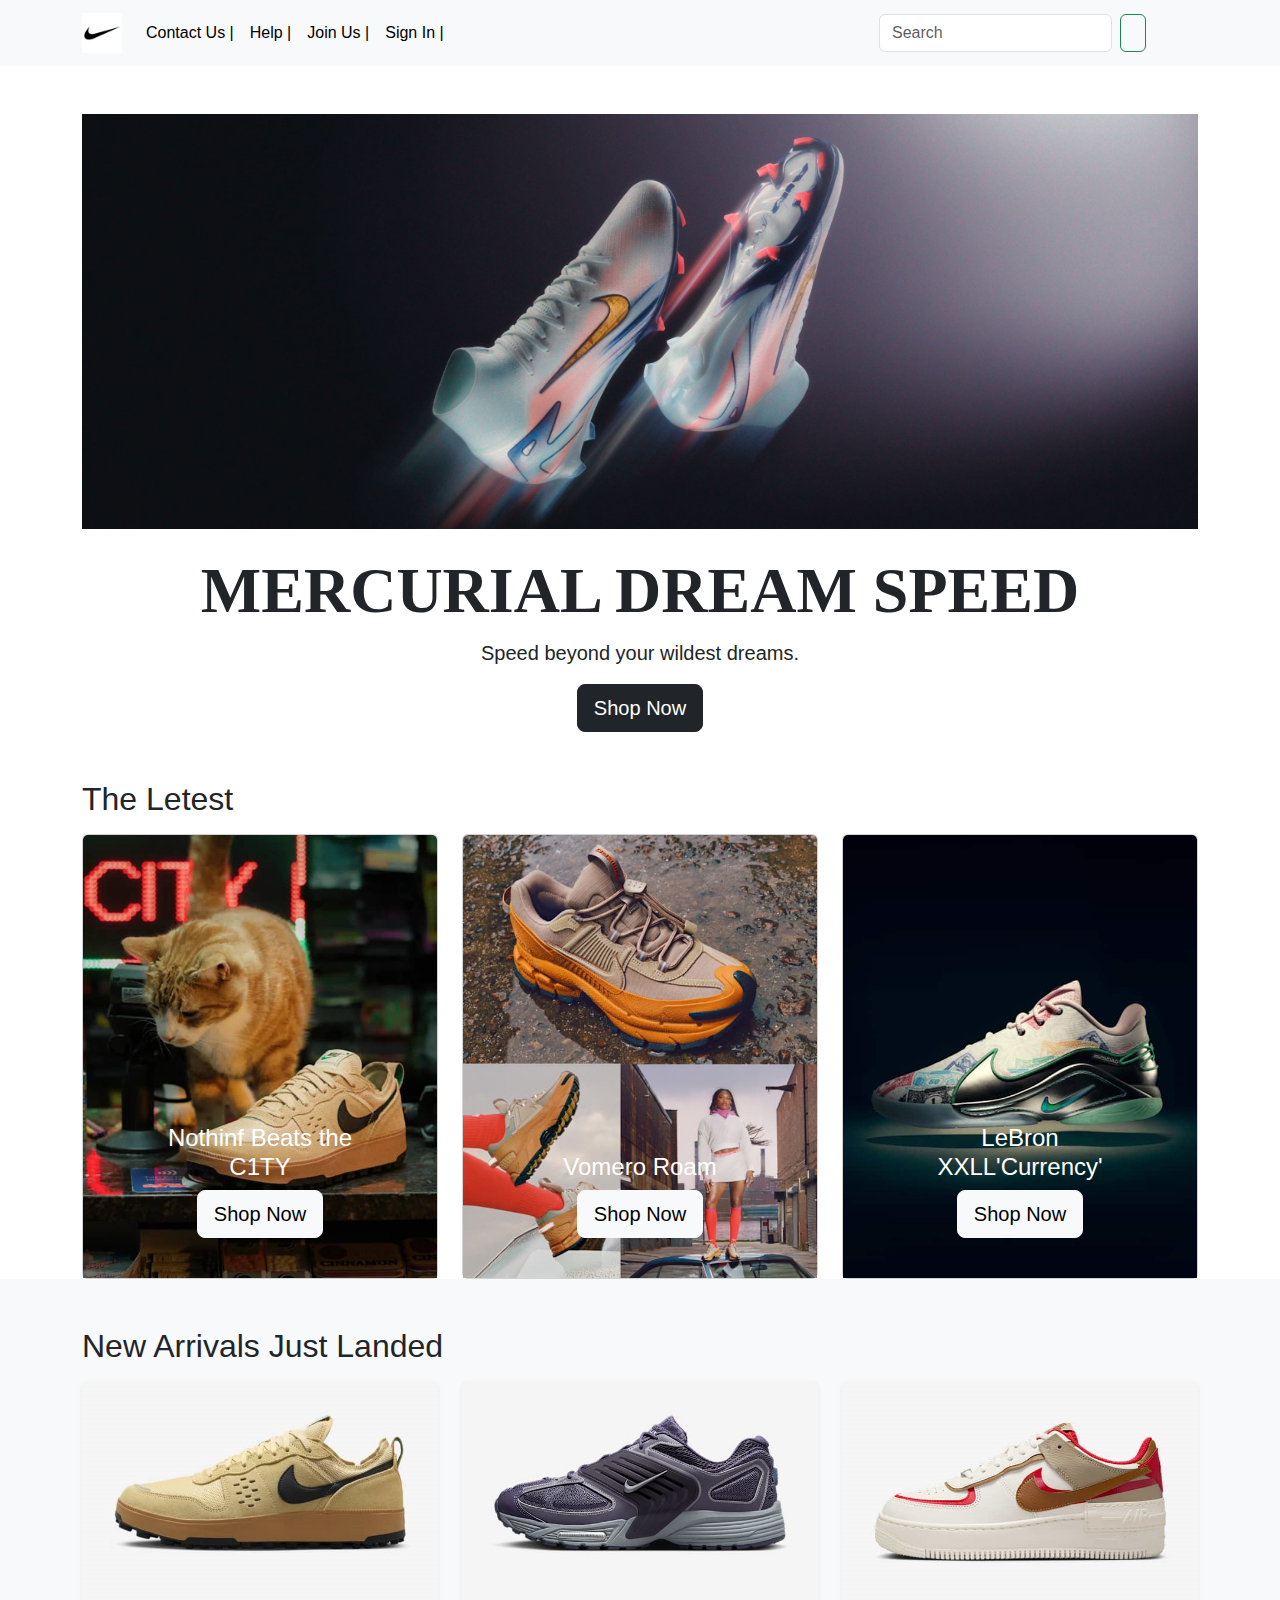
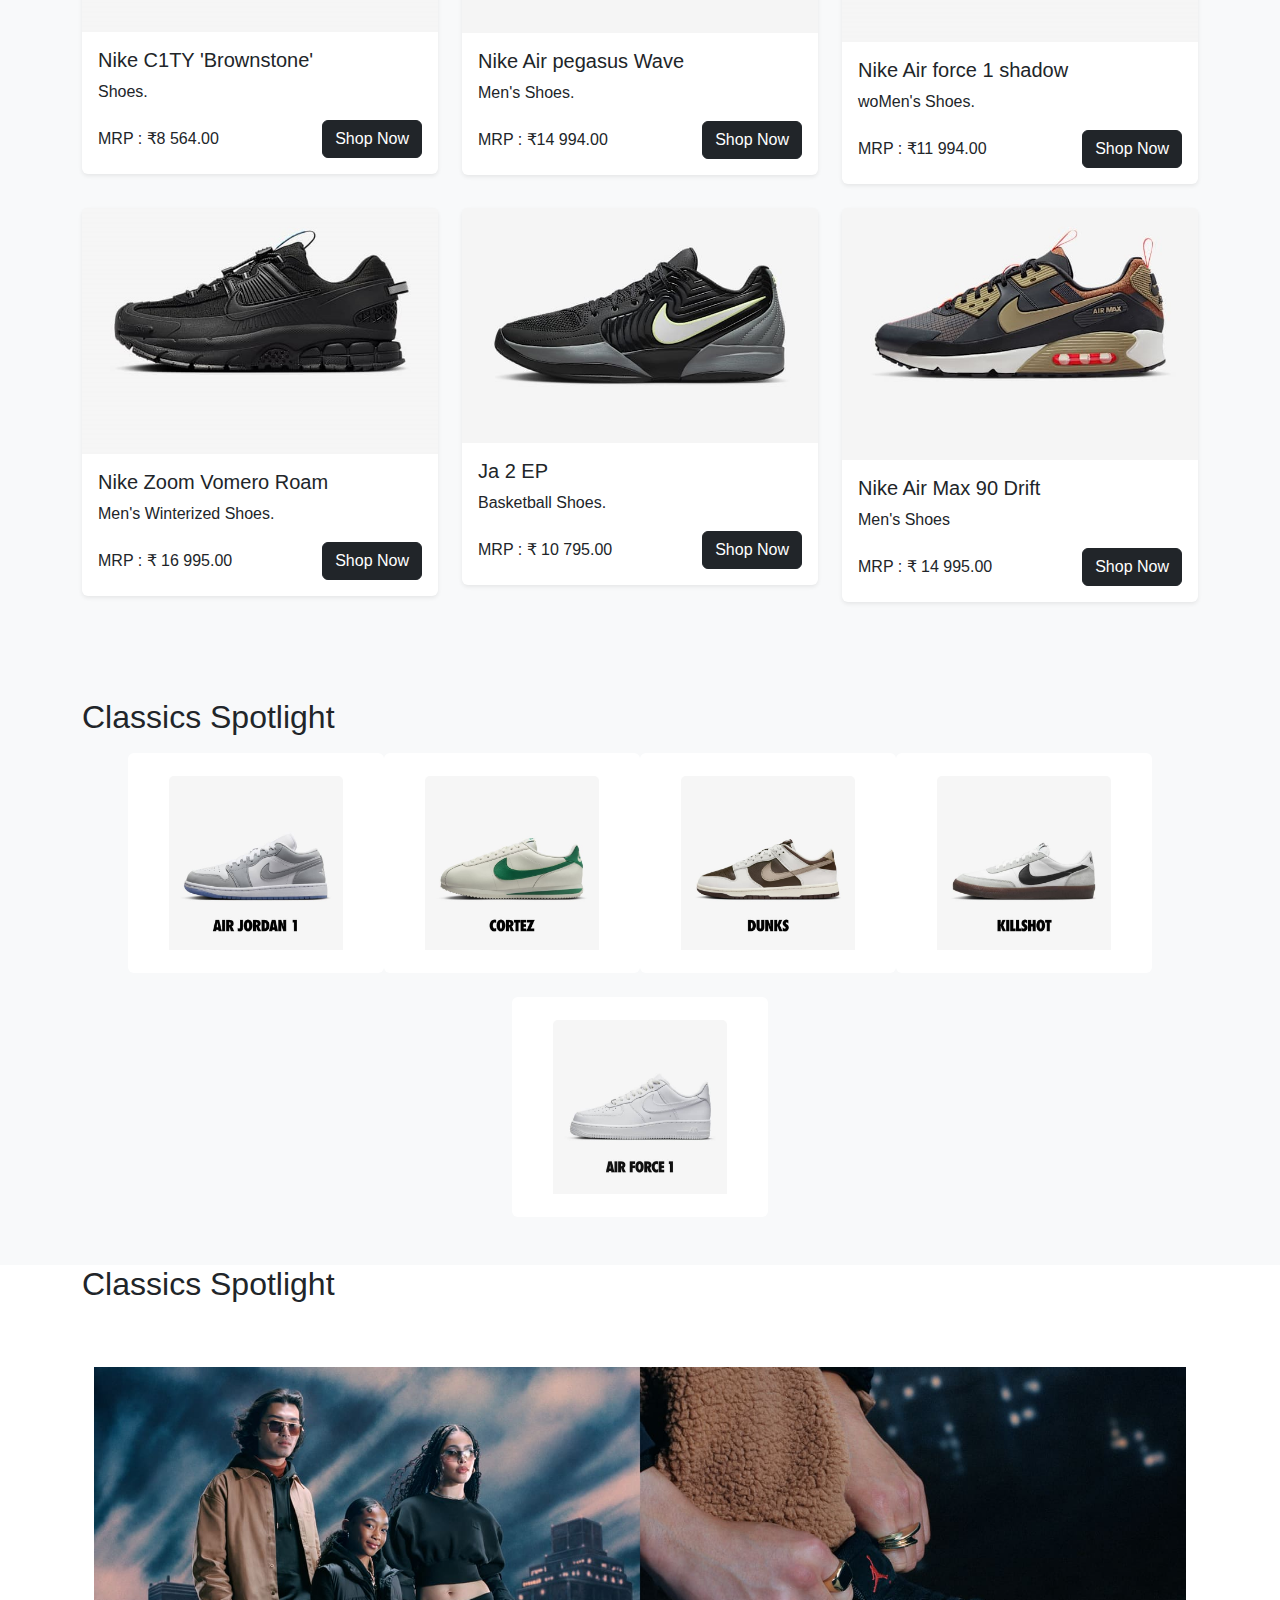
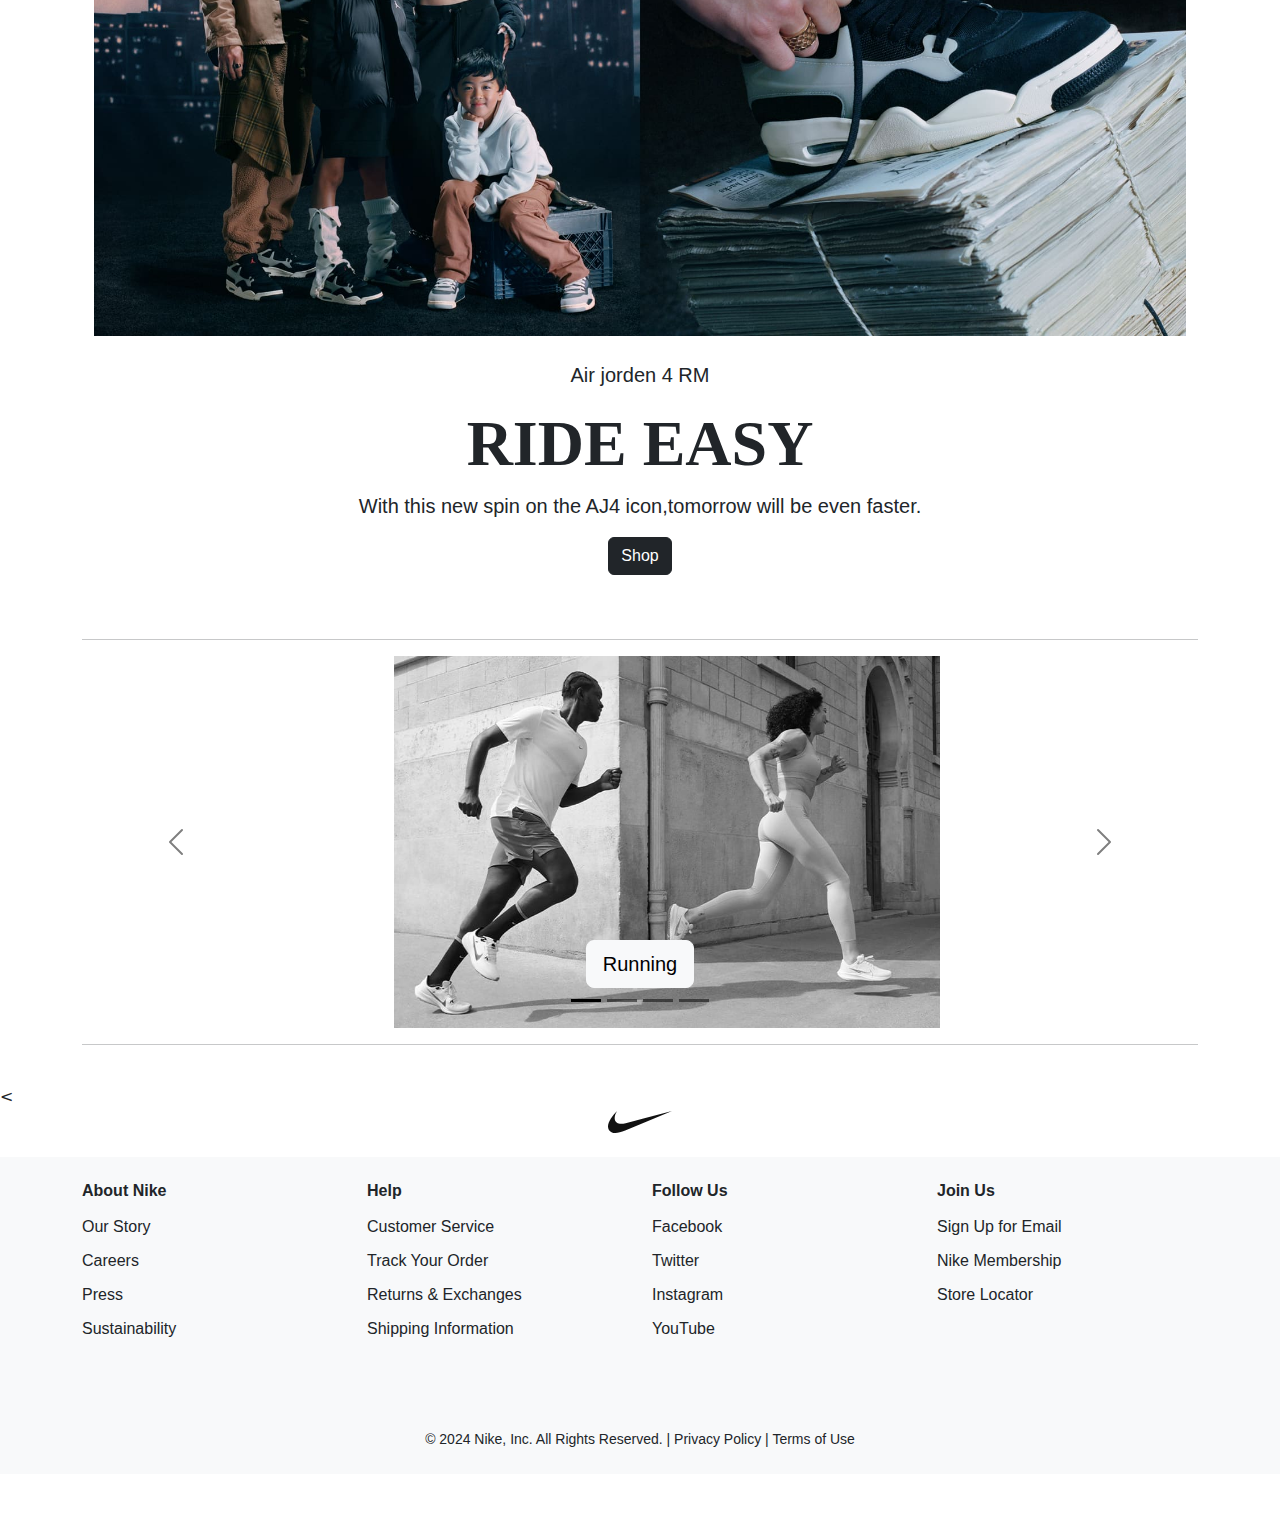
<file: index.html>
<!DOCTYPE html>
<html lang="en">
 <head>
      <meta charset="UTF-8">
       <meta name="viewport" content="width=device-width, initial-scale=1.0">
          
       <title>Nike</title>
       <link href="https://cdn.jsdelivr.net/npm/bootstrap@5.3.3/dist/css/bootstrap.min.css" rel="stylesheet" integrity="sha384-QWTKZyjpPEjISv5WaRU9OFeRpok6YctnYmDr5pNlyT2bRjXh0JMhjY6hW+ALEwIH" crossorigin="anonymous">
       <script src="https://cdn.jsdelivr.net/npm/bootstrap@5.3.3/dist/js/bootstrap.bundle.min.js" integrity="sha384-YvpcrYf0tY3lHB60NNkmXc5s9fDVZLESaAA55NDzOxhy9GkcIdslK1eN7N6jIeHz" crossorigin="anonymous"></script>
       <script src="https://cdn.jsdelivr.net/npm/@popperjs/core@2.11.8/dist/umd/popper.min.js" integrity="sha384-I7E8VVD/ismYTF4hNIPjVp/Zjvgyol6VFvRkX/vR+Vc4jQkC+hVqc2pM8ODewa9r" crossorigin="anonymous"></script>
       <script src="https://cdn.jsdelivr.net/npm/bootstrap@5.3.3/dist/js/bootstrap.min.js" integrity="sha384-0pUGZvbkm6XF6gxjEnlmuGrJXVbNuzT9qBBavbLwCsOGabYfZo0T0to5eqruptLy" crossorigin="anonymous"></script>
       <link rel="stylesheet" href="index.css">
       <link rel="stylesheet" href="https://cdnjs.cloudflare.com/ajax/libs/font-awesome/6.6.0/css/all.min.css" integrity="sha512-Kc323vGBEqzTmouAECnVceyQqyqdsSiqLQISBL29aUW4U/M7pSPA/gEUZQqv1cwx4OnYxTxve5UMg5GT6L4JJg==" crossorigin="anonymous" referrerpolicy="no-referrer" />             
            
        <!-- fevicon -->
            <link rel="icon" type="image/png" href="favicon/favicon-96x96.png" sizes="96x96" />
        <link rel="icon" type="image/svg+xml" href="favicon/favicon.svg" />
        <link rel="shortcut icon" href="favicon/favicon.ico" />
        <link rel="apple-touch-icon" sizes="180x180" href="favicon/apple-touch-icon.png" />
        <link rel="manifest" href="favicon/site.webmanifest" />
  </head>
  <body>
            
        <!-- navbar1 -->

        

        <!-- navbar2 -->
        <nav class="navbar navbar-expand-lg bg-body-tertiary">
            <div class="container">
              <a class="navbar-brand" href="index.html"><img src="nike logo.jpeg" alt="logo" width="40px" height="40px"></a>
              <button class="navbar-toggler" type="button" data-bs-toggle="collapse" data-bs-target="#navbarTogglerDemo02" aria-controls="navbarTogglerDemo02" aria-expanded="false" aria-label="Toggle navigation">
                <span class="navbar-toggler-icon"></span>
              </button>
              <div class="collapse navbar-collapse" id="navbarTogglerDemo02">
                <ul class="navbar-nav justify-content-center me-auto mb-3 mb-lg-0 ">
                  <li class="nav-item">
                    <a class="nav-link active" aria-current="page" href="contact.html"><i class="fa-solid fa-phone"></i> Contact Us |</a>
                  </li>
                  <li class="nav-item">
                    <a class="nav-link active" aria-current="page" href="help.html"><i class="fa-brands fa-hire-a-helper"></i> Help  |</a>
                  </li>
                  <li class="nav-item">
                    <a class="nav-link active" href="joinus.html" > <i class="fa-regular fa-handshake"></i> Join Us  |</a>
                  </li>
                  <li class="nav-item">
                    <a class="nav-link active"  href="login.html"> <i class="fa-solid fa-user"></i> Sign In |</a>
                  </li>
                </ul>
              
                <form class="d-flex" role="search">
                  <input class="form-control me-2" type="search" placeholder="Search" aria-label="Search">
                  <button class="btn btn-outline-success" type="submit"><i class="fa-solid fa-magnifying-glass"></i></button> 
                <a href="#fev"> <button class="btn " type="submit"> <i class="fa-regular fa-heart"></i></button></a>
                <a href="#card"><button class="btn " type="submit"><i class="fa-solid fa-bucket"></i></button></a>
                </form>
              </div>
            </div>
          </nav>

          <!-- Hero Section -->
          
          <section class="hero bg-white text-dark text-center py-5">
            <a href="card1.html" class="text-dark" style="text-decoration: none;">
            <div class="container">
                <img src="he.jpg" class="img-fluid" alt="hero image">
            </div>
            <br>
            <div class="container">
            
              <h1 class=" fw-bolder">MERCURIAL DREAM SPEED</h1>
              <p class="lead">Speed beyond your wildest dreams.</p>
              <a href="#" class="btn btn-dark btn-lg">Shop Now</a>
            </div>
            </a>
          </section>

          <!-- letest Product section  -->
           <div class="container">
            <h2 class="text-strat mb-3"> The Letest</h2>
          <div class="row row-cols-1 row-cols-md-3 g-4">
            <div class="col">
              <div class="card h-90">
               <a href="card2.html"><img src="letest1.jpg" class="card-img-top" alt="..."></a>
                <div class="carousel-caption d-none d-md-block">
                  <h4>Nothinf Beats the C1TY</h4>
                  <a href="card2.html" class="btn btn-light btn-lg">Shop Now</a>
                 
                </div>
              </div>
            </div>
            <div class="col">
              <div class="card h-100">
                <a href="card3.html"> <img src="letest2.jpg" class="card-img-top" alt="..."></a>
                <div class="carousel-caption d-none d-md-block">
                  <h4>Vomero Roam</h4>
                  <a href="card3.html" class="btn btn-light btn-lg">Shop Now</a>
                 
                </div>
              </div>
            </div>
            <div class="col">
              <div class="card h-100">
                <a href="card4.html"> <img src="letest3.jpg" class="card-img-top" alt="letestimg"></a>
                <div class="carousel-caption d-none d-md-block">
                  <h4>LeBron XXLL'Currency'</h4>
                  <a href="card2.html" class="btn btn-light btn-lg">Shop Now</a>
                 
                </div>
              </div>
            </div>
            
          </div>
          </div>


          <!-- Product Showcase -->
          <section class="latest-products py-5 bg-light">
            <div class="container">
              <h2 class="text-strat mb-3">New Arrivals Just Landed</h2>
              <div class="row row-cols-1 row-cols-md-3   g-4">
                <!-- Product Card 1 -->
                <div class="col">
                  <div class="card shadow-sm border-0">
                    <img src="shoes3.jpg" class="card-img-top" alt="Nike Air Max">
                    <div class="card-body">
                      <h5 class="card-title">Nike C1TY 'Brownstone'</h5>
                      <p class="card-text">Shoes.</p>
                      <div class="d-flex justify-content-between align-items-center">
                        <span class="price">MRP : ₹8 564.00</span>
                        <a href="#" class="btn btn-dark">Shop Now</a>
                      </div>
                    </div>
                  </div>
                </div>

                <!-- Product Card 2 -->
                <div class="col">
                  <div class="card shadow-sm border-0">
                    <img src="shoes4.jpg" class="card-img-top" alt="Nike React Infinity Run">
                    <div class="card-body">
                      <h5 class="card-title">Nike Air pegasus Wave</h5>
                      <p class="card-text">Men's Shoes.</p>
                      <div class="d-flex justify-content-between align-items-center">
                        <span class="price">MRP : ₹14 994.00</span>
                        <a href="#" class="btn btn-dark">Shop Now</a>
                      </div>
                    </div>
                  </div>
                </div>

                <!-- Product Card 3 -->
                <div class="col">
                  <div class="card shadow-sm border-0">
                    <img src="shoes5.jpg" class="card-img-top" alt="Nike Zoom Fly 4">
                    <div class="card-body">
                      <h5 class="card-title">Nike Air force 1 shadow</h5>
                      <p class="card-text">woMen's Shoes.</p>
                      <div class="d-flex justify-content-between align-items-center">
                        <span class="price">MRP : ₹11 994.00</span>
                        <a href="#" class="btn btn-dark">Shop Now</a>
                      </div>
                    </div>
                  </div>
                </div>

                <!-- Product Card 4 -->
                <div class="col">
                  <div class="card shadow-sm border-0">
                    <img src="shoes6.jpg" class="card-img-top" alt="Nike Air Force 1">
                    <div class="card-body">
                      <h5 class="card-title">Nike Zoom Vomero Roam</h5>
                      <p class="card-text">Men's Winterized Shoes.</p>
                      <div class="d-flex justify-content-between align-items-center">
                        <span class="price">MRP : ₹ 16 995.00</span>
                        <a href="#" class="btn btn-dark">Shop Now</a>
                      </div>
                    </div>
                  </div>
                </div>

                <!-- Product Card 5 -->
                <div class="col">
                  <div class="card shadow-sm border-0">
                    <img src="shoes7.jpg" class="card-img-top" alt="Nike ZoomX Vaporfly">
                    <div class="card-body">
                      <h5 class="card-title">Ja 2 EP</h5>
                      <p class="card-text">Basketball Shoes.</p>
                      <div class="d-flex justify-content-between align-items-center">
                        <span class="price">MRP : ₹ 10 795.00</span>
                        <a href="#" class="btn btn-dark">Shop Now</a>
                      </div>
                    </div>
                  </div>
                </div>

                <!-- Product Card 6 -->
                <div class="col">
                  <div class="card shadow-sm border-0">
                    <img src="shoes8.jpg" class="card-img-top" alt="Nike Free RN">
                    <div class="card-body">
                      <h5 class="card-title">Nike Air Max 90 Drift</h5>
                      <p class="card-text">Men's Shoes</p>
                      <div class="d-flex justify-content-between align-items-center">
                        <span class="price">MRP : ₹ 14 995.00</span>
                        <a href="#" class="btn btn-dark">Shop Now</a>
                      </div>
                    </div>
                  </div>
                </div>
              </div>
            </div>
          </section>

          <!-- card section 2 -->
          <section class="latest-products py-5 bg-light">
            <div class="container">
              <h2 class="text-strat mb-3">Classics Spotlight</h2>
              <div class="row row-cols-1 row-cols-md-5   g-4 justify-content-center">
            <!-- card 1 -->
                <div class="card" style="width: 16rem; border: 0;">
                  <div class="card-body text-center">
                    <a href="card5.html" class="btn ">
                    <img src="shoes9.jpg" class="card-img-top" alt="Nike Free RN">
                    </a>
                  </div>
                </div>
          <!-- card 2 -->
          <div class="card" style="width: 16rem; border: 0;">
            <div class="card-body text-center">
              <a href="card5.html" class="btn ">
              <img src="shoes10.jpg" class="card-img-top" alt="Nike Free RN">
              </a>
            </div>
          </div>
        
          <!-- card 3-->
          <div class="card" style="width: 16rem; border: 0;">
            <div class="card-body text-center">
              <a href="card5.html" class="btn ">
              <img src="shoes11.jpg" class="card-img-top" alt="Nike Free RN">
              </a>
            </div>
          </div>
          <!-- card 4 -->
          <div class="card" style="width: 16rem; border: 0;">
            <div class="card-body text-center">
              <a href="card5.html" class="btn ">
              <img src="shoes12.jpg" class="card-img-top" alt="Nike Free RN">
              </a>
            </div>
          </div>
          <!-- card 5 -->
          <div class="card" style="width: 16rem; border: 0;">
            <div class="card-body text-center">
              <a href="card5.html" class="btn ">
              <img src="shoes13.jpg" class="card-img-top" alt="Nike Free RN">
              </a>
            </div>
          </div>
        </div>
        </div>
      </section>
      <!-- hero section 2 -->

      <div class="container">   
        <h2 class="text-strat mb-3">Classics Spotlight</h2>
        <section class="hero bg-white text-dark text-center py-5">
        <div class="container">
          
          <img src="hero2.jpg" class="img-fluid" alt="hero image">
        </div>
        <br>
        <div class="container">
          <p class="lead">Air jorden 4 RM</p>
          <h1 class=" fw-bolder">RIDE EASY</h1>
          <p class="lead">With this new spin on the AJ4 icon,tomorrow will be even faster.</p>
          <a href="#" class="btn btn-dark btn-md">Shop </a>
        </div>

      </section>
      <hr>

      <!-- Carousel -->
      <div class="container">
      <div id="carouselExampleDark" class="carousel carousel-dark slide">
        <div class="carousel-indicators">
          <button type="button" data-bs-target="#carouselExampleDark" data-bs-slide-to="0" class="active" aria-current="true" aria-label="Slide 1"></button>
          <button type="button" data-bs-target="#carouselExampleDark" data-bs-slide-to="1" aria-label="Slide 2"></button>
          <button type="button" data-bs-target="#carouselExampleDark" data-bs-slide-to="2" aria-label="Slide 3"></button>
          <button type="button" data-bs-target="#carouselExampleDark" data-bs-slide-to="3" aria-label="Slide 4"></button>
         
        
        </div>
        <div class="carousel-inner">
          <div class="carousel-item active " data-bs-interval="10000">
           <a href="card6.html"><img src="shoes14.jpg" class="d-block  w-50" style="margin-left: 300px;"></a>
            <div class="carousel-caption d-none d-md-block">
              <a href="card6.html" class="btn btn-light btn-lg">Running</a>
             
            </div>
          </div>
          <div class="carousel-item" data-bs-interval="2000">
            <a href="card1.html" ><img src="shoes15.jpg" class="d-block w-50" alt="..." style="margin-left: 300px;"></a>
            <div class="carousel-caption d-none d-md-block">
              <a href="card1.html" class="btn btn-light btn-lg">fooball</a>  
            </div>
          </div>
          <div class="carousel-item">
            <a href="card7.html"><img src="shoes16.jpg" class="d-block w-50" alt="..." style="margin-left: 300px;"></a>
            <div class="carousel-caption d-none d-md-block">
              <a href="#" class="btn btn-light btn-lg">Basketball</a>
            </div>
          </div>

          <div class="carousel-item">
           <a href="card8.html"> <img src="shoes17.jpg" class="d-block w-50" alt="..." style="margin-left: 300px;"></a>
            <div class="carousel-caption d-none d-md-block">
              <a href="#" class="btn btn-light btn-lg">Training and Gym</a>
            </div>
          </div>

         

         
        </div>
        <button class="carousel-control-prev" type="button" data-bs-target="#carouselExampleDark" data-bs-slide="prev">
          <span class="carousel-control-prev-icon" aria-hidden="true"></span>
          <span class="visually-hidden">Previous</span>
        </button>
        <button class="carousel-control-next" type="button" data-bs-target="#carouselExampleDark" data-bs-slide="next">
          <span class="carousel-control-next-icon" aria-hidden="true"></span>
          <span class="visually-hidden">Next</span>
        </button>
      </div>
 </div>

 <hr>
</div><br><


<div class="container text-center">
 
  <a href="index.html"><img src="download (1).svg" alt="logo"></a>
  
  <br>
  
</div>
<br>

    <!-- Footer Section -->
    <footer class="bg-light text-dark py-4">
      <div class="container">
          <div class="row">
              <div class="col-md-3">
                  <h5>About Nike</h5>
                  <ul class="list-unstyled">
                      <li><a href="#" class="text-dark">Our Story</a></li>
                      <li><a href="#" class="text-dark">Careers</a></li>
                      <li><a href="#" class="text-dark">Press</a></li>
                      <li><a href="#" class="text-dark">Sustainability</a></li>
                  </ul>
              </div>
              <div class="col-md-3">
                  <h5>Help</h5>
                  <ul class="list-unstyled">
                      <li><a href="#" class="text-dark">Customer Service</a></li>
                      <li><a href="#" class="text-dark">Track Your Order</a></li>
                      <li><a href="#" class="text-dark">Returns & Exchanges</a></li>
                      <li><a href="#" class="text-dark">Shipping Information</a></li>
                  </ul>
              </div>
              <div class="col-md-3">
                  <h5>Follow Us</h5>
                  <ul class="list-unstyled">
                    <li><a href="#" class="text-dark"> <i class="fa-brands fa-facebook"></i> Facebook</a></li>
                    <li><a href="#" class="text-dark"> <i class="fa-brands fa-twitter"></i> Twitter</a></li>
                    <li><a href="#" class="text-dark"> <i class="fa-brands fa-instagram"></i> Instagram</a></li>
                    <li><a href="#" class="text-dark"> <i class="fa-brands fa-youtube"></i> YouTube</a></li>
                </ul>
              </div>
              <div class="col-md-3">
                  <h5>Join Us</h5>
                  <ul class="list-unstyled">
                      <li><a href="#" class="text-dark">Sign Up for Email</a></li>
                      <li><a href="#" class="text-dark">Nike Membership</a></li>
                      <li><a href="#" class="text-dark">Store Locator</a></li>
                  </ul>
              </div>
          </div>
          <br><br>

          <!-- Copyright Section -->
          <div class="row mt-4">
              <div class="col-12 text-center">
                  <p>&copy; 2024 Nike, Inc. All Rights Reserved. | <a href="#" class="text-dark">Privacy Policy</a> | <a href="#" class="text-dark">Terms of Use</a></p>
              </div>
          </div>
      </div>
  </footer>
  <br><br>

 <script>
 const myCarousel = document.getElementById('myCarousel')

  myCarousel.addEventListener('slide.bs.carousel', event => {
    // do something...
  })</script>
  </body>
</html>
</file>
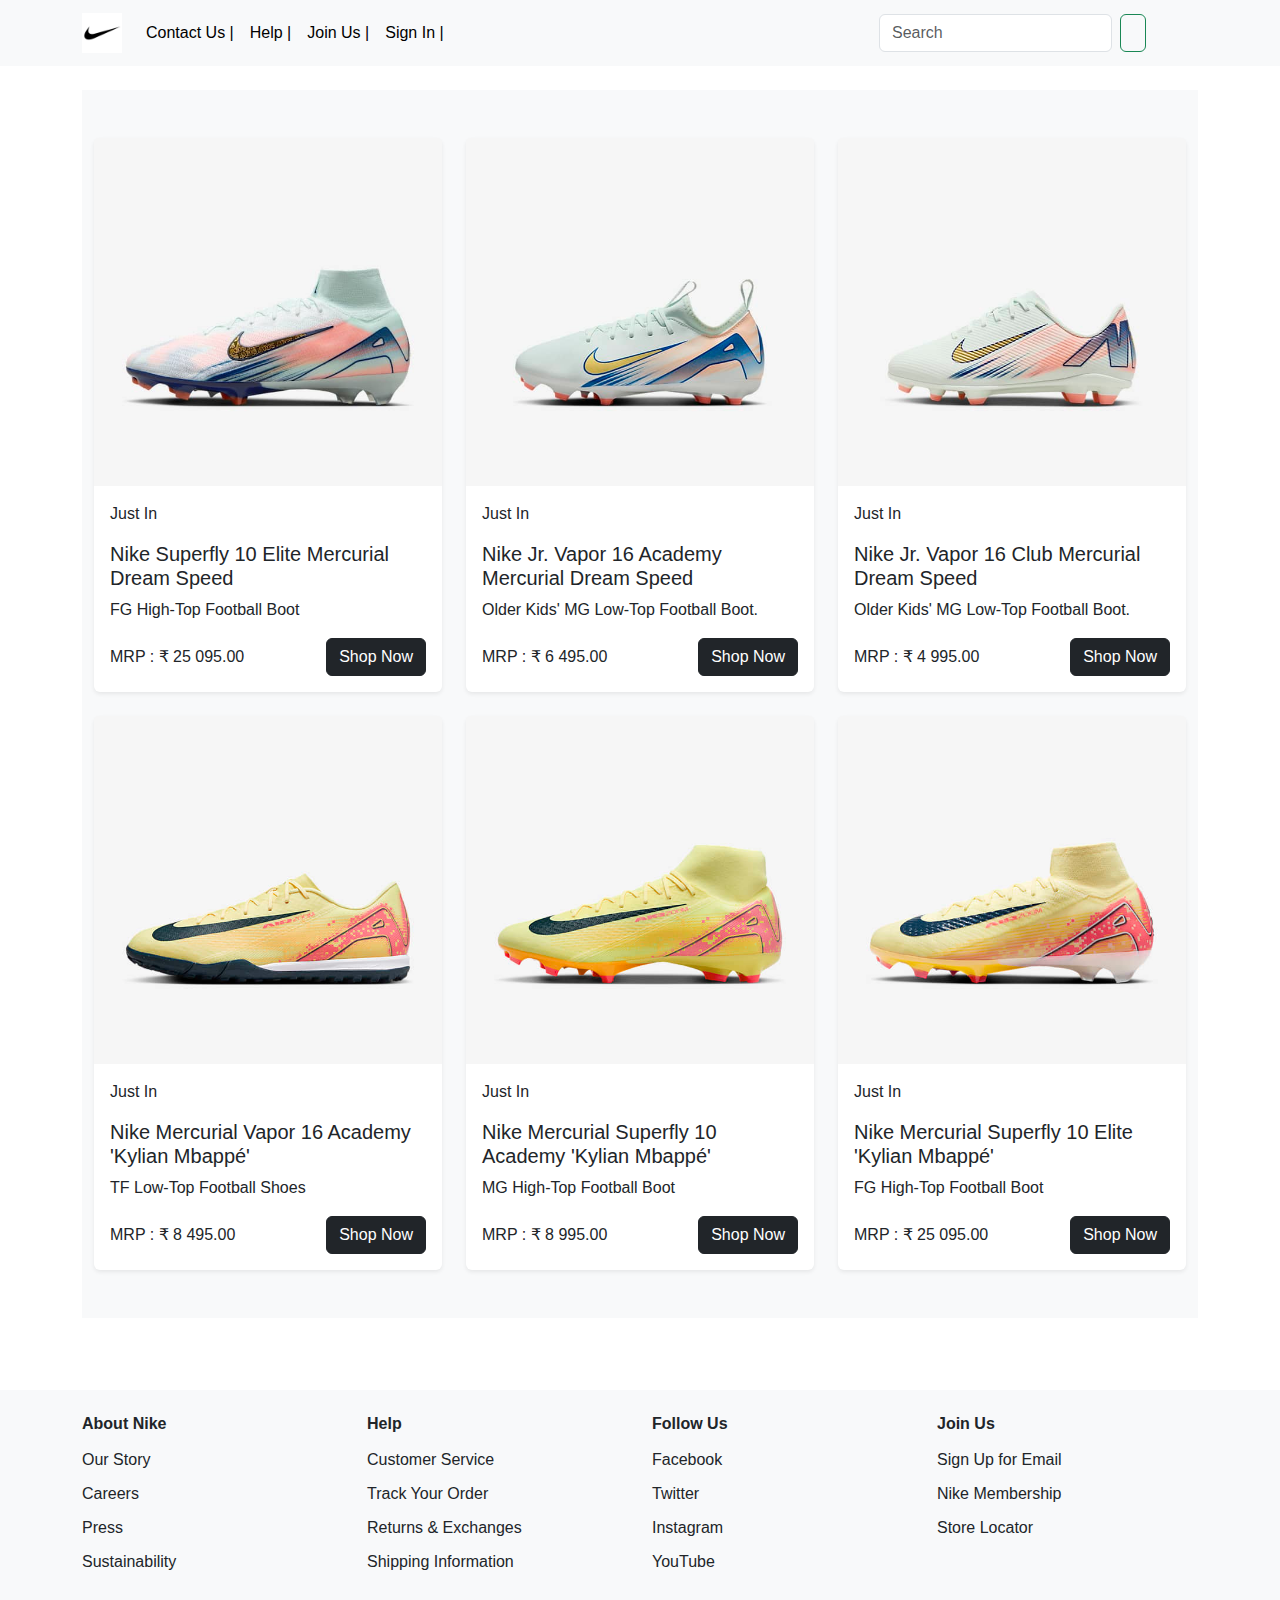
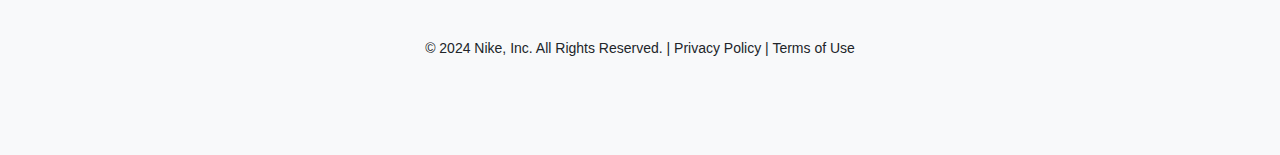
<file: card1.html>
<!DOCTYPE html>
<html lang="en">
 <head>
      <meta charset="UTF-8">
       <meta name="viewport" content="width=device-width, initial-scale=1.0">
          
       <title>Nike</title>
       <link href="https://cdn.jsdelivr.net/npm/bootstrap@5.3.3/dist/css/bootstrap.min.css" rel="stylesheet" integrity="sha384-QWTKZyjpPEjISv5WaRU9OFeRpok6YctnYmDr5pNlyT2bRjXh0JMhjY6hW+ALEwIH" crossorigin="anonymous">
       <script src="https://cdn.jsdelivr.net/npm/bootstrap@5.3.3/dist/js/bootstrap.bundle.min.js" integrity="sha384-YvpcrYf0tY3lHB60NNkmXc5s9fDVZLESaAA55NDzOxhy9GkcIdslK1eN7N6jIeHz" crossorigin="anonymous"></script>
       <script src="https://cdn.jsdelivr.net/npm/@popperjs/core@2.11.8/dist/umd/popper.min.js" integrity="sha384-I7E8VVD/ismYTF4hNIPjVp/Zjvgyol6VFvRkX/vR+Vc4jQkC+hVqc2pM8ODewa9r" crossorigin="anonymous"></script>
       <script src="https://cdn.jsdelivr.net/npm/bootstrap@5.3.3/dist/js/bootstrap.min.js" integrity="sha384-0pUGZvbkm6XF6gxjEnlmuGrJXVbNuzT9qBBavbLwCsOGabYfZo0T0to5eqruptLy" crossorigin="anonymous"></script>
       <link rel="stylesheet" href="index.css">
       <link rel="stylesheet" href="https://cdnjs.cloudflare.com/ajax/libs/font-awesome/6.6.0/css/all.min.css" integrity="sha512-Kc323vGBEqzTmouAECnVceyQqyqdsSiqLQISBL29aUW4U/M7pSPA/gEUZQqv1cwx4OnYxTxve5UMg5GT6L4JJg==" crossorigin="anonymous" referrerpolicy="no-referrer" />             
            
        <!-- fevicon -->
            <link rel="icon" type="image/png" href="favicon/favicon-96x96.png" sizes="96x96" />
        <link rel="icon" type="image/svg+xml" href="favicon/favicon.svg" />
        <link rel="shortcut icon" href="favicon/favicon.ico" />
        <link rel="apple-touch-icon" sizes="180x180" href="favicon/apple-touch-icon.png" />
        <link rel="manifest" href="favicon/site.webmanifest" />
  </head>
  <body>
            
        <!-- navbar1 -->

        

        <!-- navbar2 -->
        <nav class="navbar navbar-expand-lg bg-body-tertiary">
            <div class="container">
              <a class="navbar-brand" href="index.html"><img src="nike logo.jpeg" alt="logo" width="40px" height="40px"></a>
              <button class="navbar-toggler" type="button" data-bs-toggle="collapse" data-bs-target="#navbarTogglerDemo02" aria-controls="navbarTogglerDemo02" aria-expanded="false" aria-label="Toggle navigation">
                <span class="navbar-toggler-icon"></span>
              </button>
              <div class="collapse navbar-collapse" id="navbarTogglerDemo02">
                <ul class="navbar-nav justify-content-center me-auto mb-3 mb-lg-0 ">
                  <li class="nav-item">
                    <a class="nav-link active" aria-current="page" href="contact.html"><i class="fa-solid fa-phone"></i> Contact Us |</a>
                  </li>
                  <li class="nav-item">
                    <a class="nav-link active" aria-current="page" href="help.html"><i class="fa-brands fa-hire-a-helper"></i> Help  |</a>
                  </li>
                  <li class="nav-item">
                    <a class="nav-link active" href="joinus.html" > <i class="fa-regular fa-handshake"></i> Join Us  |</a>
                  </li>
                  <li class="nav-item">
                    <a class="nav-link active"  href="login.html"> <i class="fa-solid fa-user"></i> Sign In |</a>
                  </li>
                </ul>
              
                <form class="d-flex" role="search">
                  <input class="form-control me-2" type="search" placeholder="Search" aria-label="Search">
                  <button class="btn btn-outline-success" type="submit"><i class="fa-solid fa-magnifying-glass"></i></button> 
                <a href="#fev"> <button class="btn " type="submit"> <i class="fa-regular fa-heart"></i></button></a>
                <a href="#card"><button class="btn " type="submit"><i class="fa-solid fa-bucket"></i></button></a>
                </form>
              </div>
            </div>
          </nav>
<br>



          
 <!-- Product Showcase -->
<div class="container">
 <section class="latest-products py-5 bg-light">
    <div class="container">
   
      <div class="row row-cols-1 row-cols-md-3   g-4">
        <!-- Product Card 1 -->
        <div class="col">
          <div class="card shadow-sm border-0">
            <img src="shoes20.jpeg" class="card-img-top" alt="Nike Air Max">
            <div class="card-body">
                <p>Just In</p>
              <h5 class="card-title">Nike Superfly 10 Elite Mercurial Dream Speed</h5>
              <p class="card-text">FG High-Top Football Boot</p>
              <div class="d-flex justify-content-between align-items-center">
                <span class="price">MRP : ₹ 25 095.00</span>
                <a href="#" class="btn btn-dark">Shop Now</a>
              </div>
            </div>
          </div>
        </div>

        <!-- Product Card 2 -->
        <div class="col">
          <div class="card shadow-sm border-0">
            <img src="shoes21.jpeg" class="card-img-top" alt="Nike React Infinity Run">
            <div class="card-body">
                <p>Just In</p>
              <h5 class="card-title">Nike Jr. Vapor 16 Academy Mercurial Dream Speed</h5>
              <p class="card-text">Older Kids' MG Low-Top Football Boot.</p>
              <div class="d-flex justify-content-between align-items-center">
                <span class="price">MRP : ₹ 6 495.00</span>
                <a href="#" class="btn btn-dark">Shop Now</a>
              </div>
            </div>
          </div>
        </div>

        <!-- Product Card 3 -->
        <div class="col">
          <div class="card shadow-sm border-0">
            <img src="shoes22.jpeg" class="card-img-top" alt="Nike Zoom Fly 4">
            <div class="card-body">
                <p>Just In</p>
              <h5 class="card-title">Nike Jr. Vapor 16 Club Mercurial Dream Speed</h5>
              <p class="card-text">Older Kids' MG Low-Top Football Boot.</p>
              <div class="d-flex justify-content-between align-items-center">
                <span class="price">MRP : ₹ 4 995.00</span>
                <a href="#" class="btn btn-dark">Shop Now</a>
              </div>
            </div>
          </div>
        </div>

        <!-- Product Card 4 -->
        <div class="col">
          <div class="card shadow-sm border-0">
            <img src="shoes23.jpeg" class="card-img-top" alt="Nike Air Force 1">
            <div class="card-body">
                <p>Just In</p>
              <h5 class="card-title">Nike Mercurial Vapor 16 Academy 'Kylian Mbappé'</h5>
              <p class="card-text">TF Low-Top Football Shoes</p>
              <div class="d-flex justify-content-between align-items-center">
                <span class="price">MRP : ₹ 8 495.00</span>
                <a href="#" class="btn btn-dark">Shop Now</a>
              </div>
            </div>
          </div>
        </div>

        <!-- Product Card 5 -->
        <div class="col">
          <div class="card shadow-sm border-0">
            <img src="shoes24.jpeg" class="card-img-top" alt="Nike ZoomX Vaporfly">
            <div class="card-body">
                <p>Just In</p>
              <h5 class="card-title">Nike Mercurial Superfly 10 Academy 'Kylian Mbappé'</h5>
              <p class="card-text">MG High-Top Football Boot</p>
              <div class="d-flex justify-content-between align-items-center">
                <span class="price">MRP : ₹ 8 995.00</span>
                <a href="#" class="btn btn-dark">Shop Now</a>
              </div>
            </div>
          </div>
        </div>

        <!-- Product Card 6 -->
        <div class="col">
          <div class="card shadow-sm border-0">
            <img src="shoes25.jpeg" class="card-img-top" alt="Nike Free RN">
            <div class="card-body">
                <p>Just In</p>
              <h5 class="card-title">Nike Mercurial Superfly 10 Elite 'Kylian Mbappé'</h5>
              <p class="card-text">FG High-Top Football Boot</p>
              <div class="d-flex justify-content-between align-items-center">
                <span class="price">MRP : ₹ 25 095.00</span>
                <a href="#" class="btn btn-dark">Shop Now</a>
              </div>
            </div>
          </div>
        </div>
      </div>
    </div>
  </section><br><br><br>
</div>

          
    <!-- Footer Section -->
    <footer class="bg-light text-dark py-4">
        <div class="container">
            <div class="row">
                <div class="col-md-3">
                    <h5>About Nike</h5>
                    <ul class="list-unstyled">
                        <li><a href="#" class="text-dark">Our Story</a></li>
                        <li><a href="#" class="text-dark">Careers</a></li>
                        <li><a href="#" class="text-dark">Press</a></li>
                        <li><a href="#" class="text-dark">Sustainability</a></li>
                    </ul>
                </div>
                <div class="col-md-3">
                    <h5>Help</h5>
                    <ul class="list-unstyled">
                        <li><a href="#" class="text-dark">Customer Service</a></li>
                        <li><a href="#" class="text-dark">Track Your Order</a></li>
                        <li><a href="#" class="text-dark">Returns & Exchanges</a></li>
                        <li><a href="#" class="text-dark">Shipping Information</a></li>
                    </ul>
                </div>
                <div class="col-md-3">
                    <h5>Follow Us</h5>
                    <ul class="list-unstyled">
                      <li><a href="#" class="text-dark"> <i class="fa-brands fa-facebook"></i> Facebook</a></li>
                      <li><a href="#" class="text-dark"> <i class="fa-brands fa-twitter"></i> Twitter</a></li>
                      <li><a href="#" class="text-dark"> <i class="fa-brands fa-instagram"></i> Instagram</a></li>
                      <li><a href="#" class="text-dark"> <i class="fa-brands fa-youtube"></i> YouTube</a></li>
                  </ul>
                </div>
                <div class="col-md-3">
                    <h5>Join Us</h5>
                    <ul class="list-unstyled">
                        <li><a href="#" class="text-dark">Sign Up for Email</a></li>
                        <li><a href="#" class="text-dark">Nike Membership</a></li>
                        <li><a href="#" class="text-dark">Store Locator</a></li>
                    </ul>
                </div>
            </div><br>
  
            <!-- Copyright Section -->
            <div class="row mt-4">
                <div class="col-12 text-center">
                    <p>&copy; 2024 Nike, Inc. All Rights Reserved. | <a href="#" class="text-dark">Privacy Policy</a> | <a href="#" class="text-dark">Terms of Use</a></p>
                </div>
            </div>
        </div>
        <br><br><br>
    </footer>
  
   <script>
   const myCarousel = document.getElementById('myCarousel')
  
    myCarousel.addEventListener('slide.bs.carousel', event => {
      // do something...
    })</script>
    </body>
  </html>
</file>
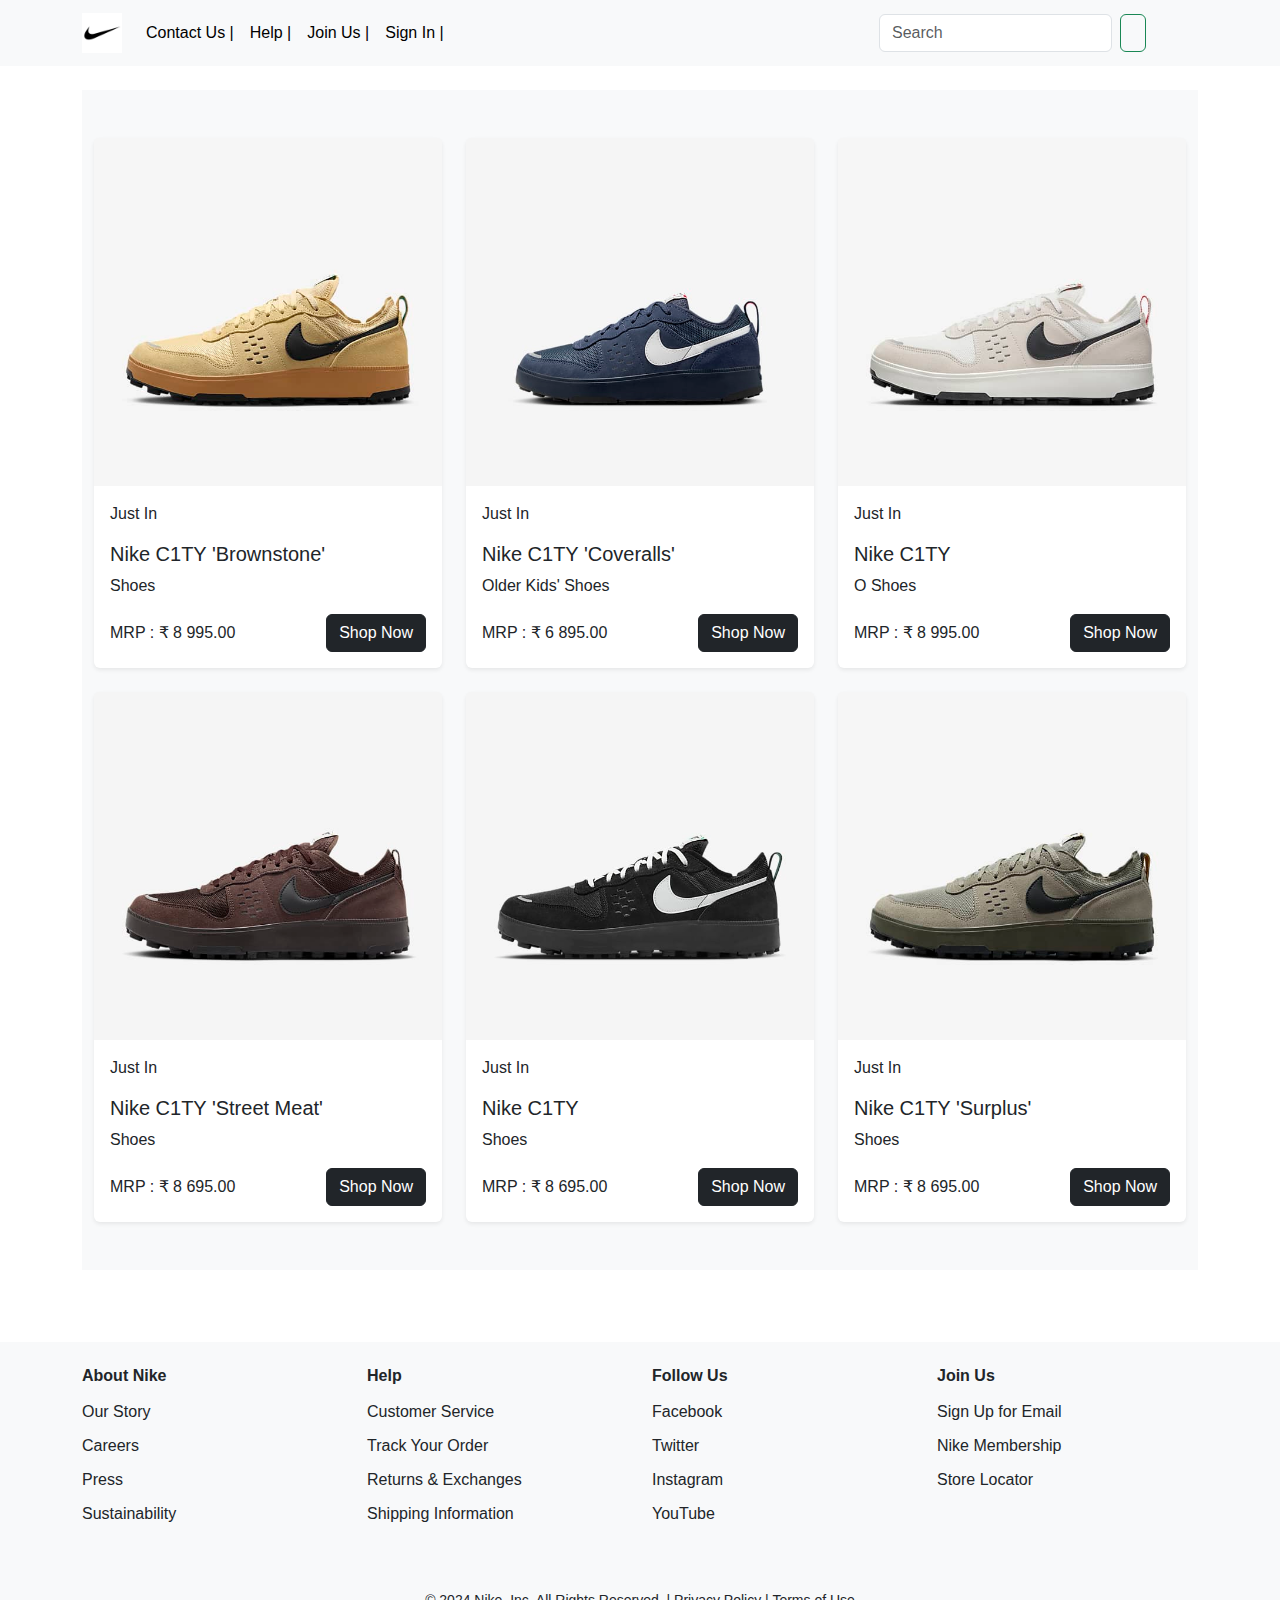
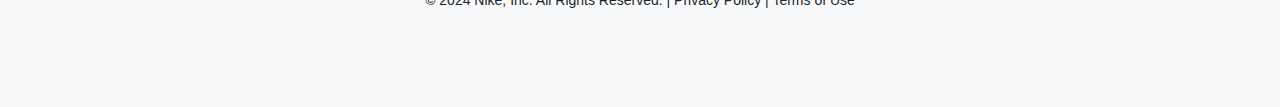
<file: card2.html>
<!DOCTYPE html>
<html lang="en">
 <head>
      <meta charset="UTF-8">
       <meta name="viewport" content="width=device-width, initial-scale=1.0">
          
       <title>Nike</title>
       <link href="https://cdn.jsdelivr.net/npm/bootstrap@5.3.3/dist/css/bootstrap.min.css" rel="stylesheet" integrity="sha384-QWTKZyjpPEjISv5WaRU9OFeRpok6YctnYmDr5pNlyT2bRjXh0JMhjY6hW+ALEwIH" crossorigin="anonymous">
       <script src="https://cdn.jsdelivr.net/npm/bootstrap@5.3.3/dist/js/bootstrap.bundle.min.js" integrity="sha384-YvpcrYf0tY3lHB60NNkmXc5s9fDVZLESaAA55NDzOxhy9GkcIdslK1eN7N6jIeHz" crossorigin="anonymous"></script>
       <script src="https://cdn.jsdelivr.net/npm/@popperjs/core@2.11.8/dist/umd/popper.min.js" integrity="sha384-I7E8VVD/ismYTF4hNIPjVp/Zjvgyol6VFvRkX/vR+Vc4jQkC+hVqc2pM8ODewa9r" crossorigin="anonymous"></script>
       <script src="https://cdn.jsdelivr.net/npm/bootstrap@5.3.3/dist/js/bootstrap.min.js" integrity="sha384-0pUGZvbkm6XF6gxjEnlmuGrJXVbNuzT9qBBavbLwCsOGabYfZo0T0to5eqruptLy" crossorigin="anonymous"></script>
       <link rel="stylesheet" href="index.css">
       <link rel="stylesheet" href="https://cdnjs.cloudflare.com/ajax/libs/font-awesome/6.6.0/css/all.min.css" integrity="sha512-Kc323vGBEqzTmouAECnVceyQqyqdsSiqLQISBL29aUW4U/M7pSPA/gEUZQqv1cwx4OnYxTxve5UMg5GT6L4JJg==" crossorigin="anonymous" referrerpolicy="no-referrer" />             
            
        <!-- fevicon -->
            <link rel="icon" type="image/png" href="favicon/favicon-96x96.png" sizes="96x96" />
        <link rel="icon" type="image/svg+xml" href="favicon/favicon.svg" />
        <link rel="shortcut icon" href="favicon/favicon.ico" />
        <link rel="apple-touch-icon" sizes="180x180" href="favicon/apple-touch-icon.png" />
        <link rel="manifest" href="favicon/site.webmanifest" />
  </head>
  <body>
            
        <!-- navbar1 -->

        

        <!-- navbar2 -->
        <nav class="navbar navbar-expand-lg bg-body-tertiary">
            <div class="container">
              <a class="navbar-brand" href="index.html"><img src="nike logo.jpeg" alt="logo" width="40px" height="40px"></a>
              <button class="navbar-toggler" type="button" data-bs-toggle="collapse" data-bs-target="#navbarTogglerDemo02" aria-controls="navbarTogglerDemo02" aria-expanded="false" aria-label="Toggle navigation">
                <span class="navbar-toggler-icon"></span>
              </button>
              <div class="collapse navbar-collapse" id="navbarTogglerDemo02">
                <ul class="navbar-nav justify-content-center me-auto mb-3 mb-lg-0 ">
                  <li class="nav-item">
                    <a class="nav-link active" aria-current="page" href="contact.html"><i class="fa-solid fa-phone"></i> Contact Us |</a>
                  </li>
                  <li class="nav-item">
                    <a class="nav-link active" aria-current="page" href="help.html"><i class="fa-brands fa-hire-a-helper"></i> Help  |</a>
                  </li>
                  <li class="nav-item">
                    <a class="nav-link active" href="joinus.html" > <i class="fa-regular fa-handshake"></i> Join Us  |</a>
                  </li>
                  <li class="nav-item">
                    <a class="nav-link active"  href="login.html"> <i class="fa-solid fa-user"></i> Sign In |</a>
                  </li>
                </ul>
              
                <form class="d-flex" role="search">
                  <input class="form-control me-2" type="search" placeholder="Search" aria-label="Search">
                  <button class="btn btn-outline-success" type="submit"><i class="fa-solid fa-magnifying-glass"></i></button> 
                <a href="#fev"> <button class="btn " type="submit"> <i class="fa-regular fa-heart"></i></button></a>
                <a href="#card"><button class="btn " type="submit"><i class="fa-solid fa-bucket"></i></button></a>
                </form>
              </div>
            </div>
          </nav>
<br>



          
 <!-- Product Showcase -->
<div class="container">
 <section class="latest-products py-5 bg-light">
    <div class="container">
   
      <div class="row row-cols-1 row-cols-md-3   g-4">
        <!-- Product Card 1 -->
        <div class="col">
          <div class="card shadow-sm border-0">
            <img src="shoes26.jpeg" class="card-img-top" alt="Nike Air Max">
            <div class="card-body">
                <p>Just In</p>
              <h5 class="card-title">Nike C1TY 'Brownstone'</h5>
              <p class="card-text">Shoes</p>
              <div class="d-flex justify-content-between align-items-center">
                <span class="price">MRP : ₹ 8 995.00</span>
                <a href="#" class="btn btn-dark">Shop Now</a>
              </div>
            </div>
          </div>
        </div>

        <!-- Product Card 2 -->
        <div class="col">
          <div class="card shadow-sm border-0">
            <img src="shoes28.jpeg" class="card-img-top" alt="Nike React Infinity Run">
            <div class="card-body">
                <p>Just In</p>
              <h5 class="card-title">Nike C1TY 'Coveralls'</h5>
              <p class="card-text">Older Kids' Shoes</p>
              <div class="d-flex justify-content-between align-items-center">
                <span class="price">MRP : ₹ 6 895.00</span>
                <a href="#" class="btn btn-dark">Shop Now</a>
              </div>
            </div>
          </div>
        </div>

        <!-- Product Card 3 -->
        <div class="col">
          <div class="card shadow-sm border-0">
            <img src="shoes27.jpeg" class="card-img-top" alt="Nike Zoom Fly 4">
            <div class="card-body">
                <p>Just In</p>
              <h5 class="card-title">Nike C1TY</h5>
              <p class="card-text">O Shoes</p>
              <div class="d-flex justify-content-between align-items-center">
                <span class="price">MRP : ₹ 8 995.00</span>
                <a href="#" class="btn btn-dark">Shop Now</a>
              </div>
            </div>
          </div>
        </div>

        <!-- Product Card 4 -->
        <div class="col">
          <div class="card shadow-sm border-0">
            <img src="shoes29.jpeg" class="card-img-top" alt="Nike Air Force 1">
            <div class="card-body">
                <p>Just In</p>
              <h5 class="card-title">Nike C1TY 'Street Meat'</h5>
              <p class="card-text">Shoes</p>
              <div class="d-flex justify-content-between align-items-center">
                <span class="price">MRP : ₹ 8 695.00</span>
                <a href="#" class="btn btn-dark">Shop Now</a>
              </div>
            </div>
          </div>
        </div>

        <!-- Product Card 5 -->
        <div class="col">
          <div class="card shadow-sm border-0">
            <img src="shoes30.jpeg" class="card-img-top" alt="Nike ZoomX Vaporfly">
            <div class="card-body">
                <p>Just In</p>
              <h5 class="card-title">Nike C1TY</h5>
              <p class="card-text">Shoes</p>
              <div class="d-flex justify-content-between align-items-center">
                <span class="price">MRP : ₹ 8 695.00</span>
                <a href="#" class="btn btn-dark">Shop Now</a>
              </div>
            </div>
          </div>
        </div>

        <!-- Product Card 6 -->
        <div class="col">
          <div class="card shadow-sm border-0">
            <img src="shoes31.jpeg" class="card-img-top" alt="Nike Free RN">
            <div class="card-body">
                <p>Just In</p>
              <h5 class="card-title">Nike C1TY 'Surplus'</h5>
              <p class="card-text">Shoes</p>
              <div class="d-flex justify-content-between align-items-center">
                <span class="price">MRP : ₹ 8 695.00</span>
                <a href="#" class="btn btn-dark">Shop Now</a>
              </div>
            </div>
          </div>
        </div>
      </div>
    </div>
  </section><br><br><br>
</div>

          
    <!-- Footer Section -->
    <footer class="bg-light text-dark py-4">
        <div class="container">
            <div class="row">
                <div class="col-md-3">
                    <h5>About Nike</h5>
                    <ul class="list-unstyled">
                        <li><a href="#" class="text-dark">Our Story</a></li>
                        <li><a href="#" class="text-dark">Careers</a></li>
                        <li><a href="#" class="text-dark">Press</a></li>
                        <li><a href="#" class="text-dark">Sustainability</a></li>
                    </ul>
                </div>
                <div class="col-md-3">
                    <h5>Help</h5>
                    <ul class="list-unstyled">
                        <li><a href="#" class="text-dark">Customer Service</a></li>
                        <li><a href="#" class="text-dark">Track Your Order</a></li>
                        <li><a href="#" class="text-dark">Returns & Exchanges</a></li>
                        <li><a href="#" class="text-dark">Shipping Information</a></li>
                    </ul>
                </div>
                <div class="col-md-3">
                    <h5>Follow Us</h5>
                    <ul class="list-unstyled">
                      <li><a href="#" class="text-dark"> <i class="fa-brands fa-facebook"></i> Facebook</a></li>
                      <li><a href="#" class="text-dark"> <i class="fa-brands fa-twitter"></i> Twitter</a></li>
                      <li><a href="#" class="text-dark"> <i class="fa-brands fa-instagram"></i> Instagram</a></li>
                      <li><a href="#" class="text-dark"> <i class="fa-brands fa-youtube"></i> YouTube</a></li>
                  </ul>
                </div>
                <div class="col-md-3">
                    <h5>Join Us</h5>
                    <ul class="list-unstyled">
                        <li><a href="#" class="text-dark">Sign Up for Email</a></li>
                        <li><a href="#" class="text-dark">Nike Membership</a></li>
                        <li><a href="#" class="text-dark">Store Locator</a></li>
                    </ul>
                </div>
            </div><br>
  
            <!-- Copyright Section -->
            <div class="row mt-4">
                <div class="col-12 text-center">
                    <p>&copy; 2024 Nike, Inc. All Rights Reserved. | <a href="#" class="text-dark">Privacy Policy</a> | <a href="#" class="text-dark">Terms of Use</a></p>
                </div>
            </div>
        </div>
        <br><br><br>
    </footer>
  
   <script>
   const myCarousel = document.getElementById('myCarousel')
  
    myCarousel.addEventListener('slide.bs.carousel', event => {
      // do something...
    })</script>
    </body>
  </html>
</file>
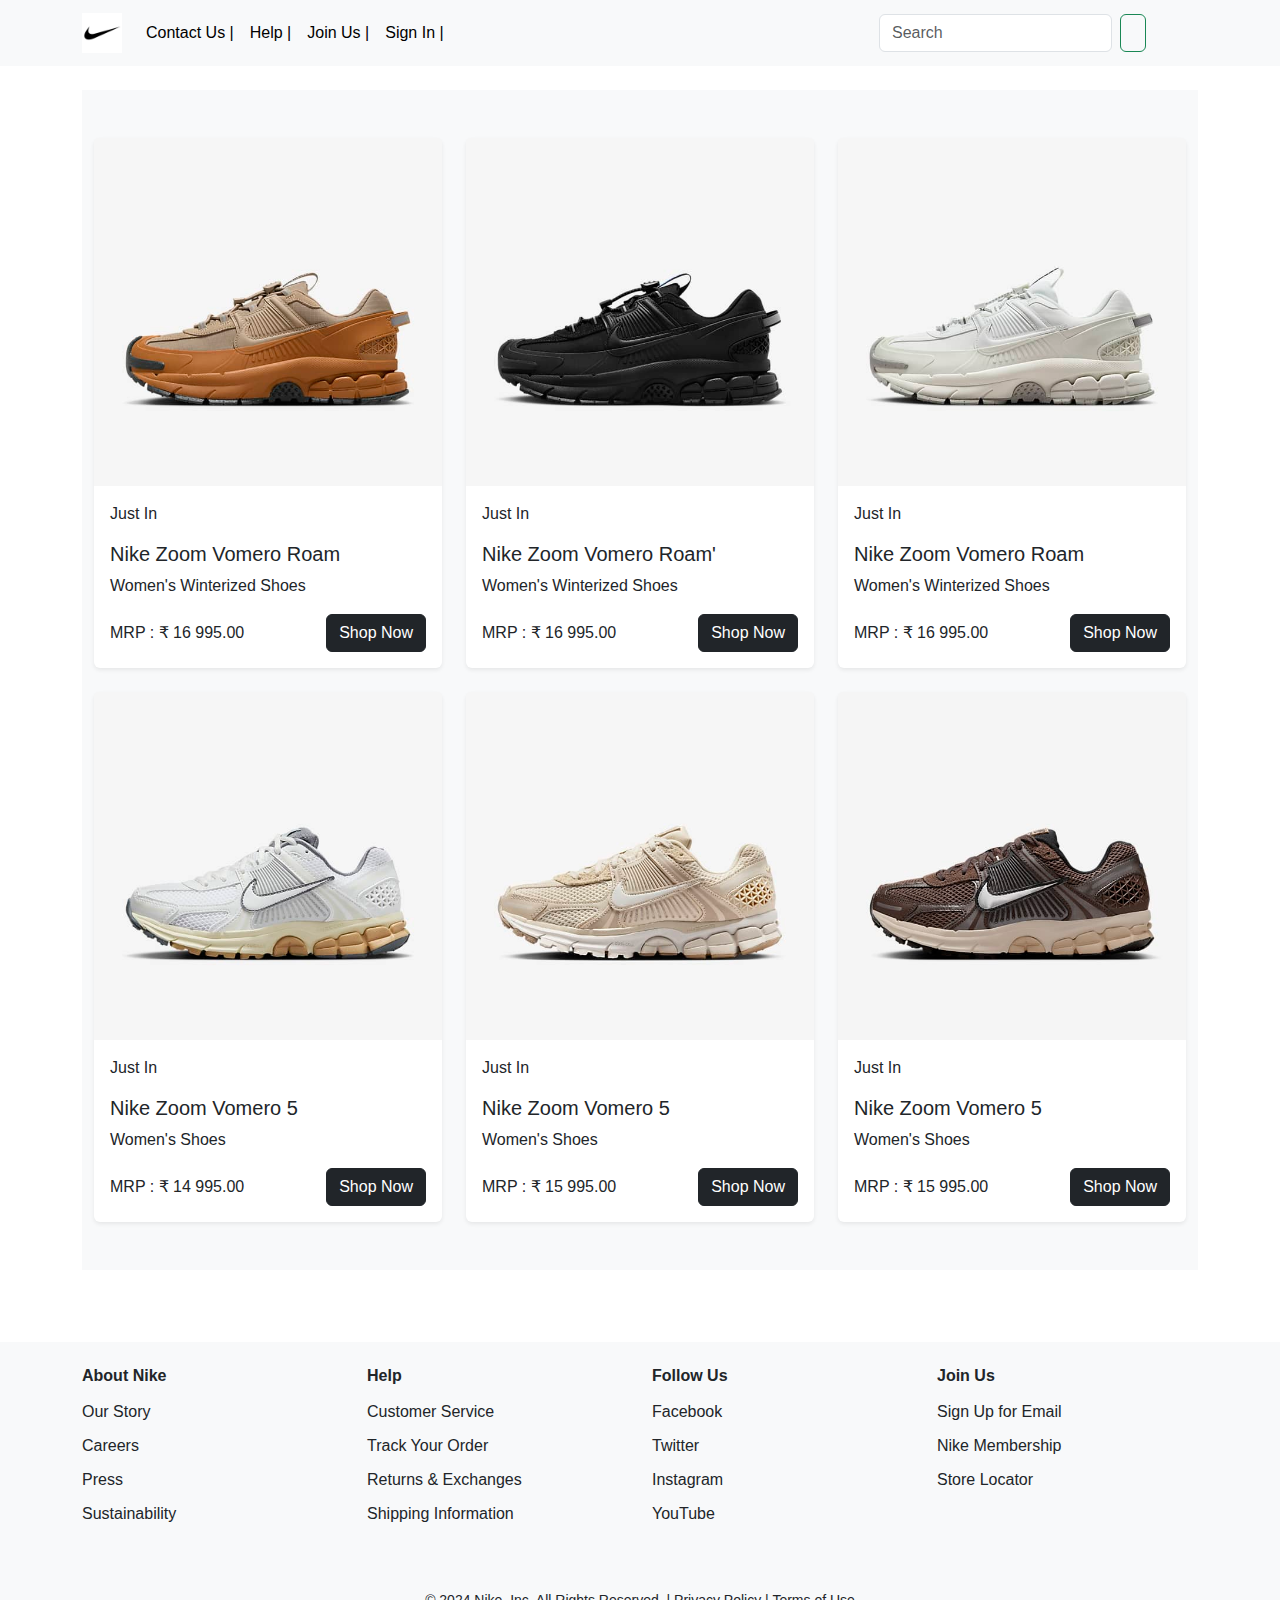
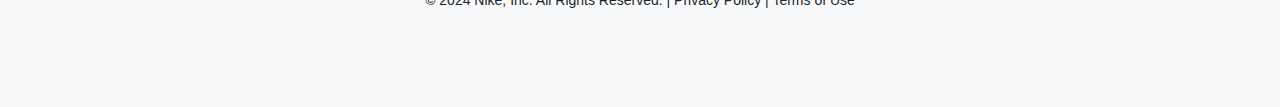
<file: card3.html>
<!DOCTYPE html>
<html lang="en">
 <head>
      <meta charset="UTF-8">
       <meta name="viewport" content="width=device-width, initial-scale=1.0">
          
       <title>Nike</title>
       <link href="https://cdn.jsdelivr.net/npm/bootstrap@5.3.3/dist/css/bootstrap.min.css" rel="stylesheet" integrity="sha384-QWTKZyjpPEjISv5WaRU9OFeRpok6YctnYmDr5pNlyT2bRjXh0JMhjY6hW+ALEwIH" crossorigin="anonymous">
       <script src="https://cdn.jsdelivr.net/npm/bootstrap@5.3.3/dist/js/bootstrap.bundle.min.js" integrity="sha384-YvpcrYf0tY3lHB60NNkmXc5s9fDVZLESaAA55NDzOxhy9GkcIdslK1eN7N6jIeHz" crossorigin="anonymous"></script>
       <script src="https://cdn.jsdelivr.net/npm/@popperjs/core@2.11.8/dist/umd/popper.min.js" integrity="sha384-I7E8VVD/ismYTF4hNIPjVp/Zjvgyol6VFvRkX/vR+Vc4jQkC+hVqc2pM8ODewa9r" crossorigin="anonymous"></script>
       <script src="https://cdn.jsdelivr.net/npm/bootstrap@5.3.3/dist/js/bootstrap.min.js" integrity="sha384-0pUGZvbkm6XF6gxjEnlmuGrJXVbNuzT9qBBavbLwCsOGabYfZo0T0to5eqruptLy" crossorigin="anonymous"></script>
       <link rel="stylesheet" href="index.css">
       <link rel="stylesheet" href="https://cdnjs.cloudflare.com/ajax/libs/font-awesome/6.6.0/css/all.min.css" integrity="sha512-Kc323vGBEqzTmouAECnVceyQqyqdsSiqLQISBL29aUW4U/M7pSPA/gEUZQqv1cwx4OnYxTxve5UMg5GT6L4JJg==" crossorigin="anonymous" referrerpolicy="no-referrer" />             
            
        <!-- fevicon -->
            <link rel="icon" type="image/png" href="favicon/favicon-96x96.png" sizes="96x96" />
        <link rel="icon" type="image/svg+xml" href="favicon/favicon.svg" />
        <link rel="shortcut icon" href="favicon/favicon.ico" />
        <link rel="apple-touch-icon" sizes="180x180" href="favicon/apple-touch-icon.png" />
        <link rel="manifest" href="favicon/site.webmanifest" />
  </head>
  <body>
            
        <!-- navbar1 -->

        

        <!-- navbar2 -->
        <nav class="navbar navbar-expand-lg bg-body-tertiary">
            <div class="container">
              <a class="navbar-brand" href="index.html"><img src="nike logo.jpeg" alt="logo" width="40px" height="40px"></a>
              <button class="navbar-toggler" type="button" data-bs-toggle="collapse" data-bs-target="#navbarTogglerDemo02" aria-controls="navbarTogglerDemo02" aria-expanded="false" aria-label="Toggle navigation">
                <span class="navbar-toggler-icon"></span>
              </button>
              <div class="collapse navbar-collapse" id="navbarTogglerDemo02">
                <ul class="navbar-nav justify-content-center me-auto mb-3 mb-lg-0 ">
                  <li class="nav-item">
                    <a class="nav-link active" aria-current="page" href="contact.html"><i class="fa-solid fa-phone"></i> Contact Us |</a>
                  </li>
                  <li class="nav-item">
                    <a class="nav-link active" aria-current="page" href="help.html"><i class="fa-brands fa-hire-a-helper"></i> Help  |</a>
                  </li>
                  <li class="nav-item">
                    <a class="nav-link active" href="joinus.html" > <i class="fa-regular fa-handshake"></i> Join Us  |</a>
                  </li>
                  <li class="nav-item">
                    <a class="nav-link active"  href="login.html"> <i class="fa-solid fa-user"></i> Sign In |</a>
                  </li>
                </ul>
              
                <form class="d-flex" role="search">
                  <input class="form-control me-2" type="search" placeholder="Search" aria-label="Search">
                  <button class="btn btn-outline-success" type="submit"><i class="fa-solid fa-magnifying-glass"></i></button> 
                <a href="#fev"> <button class="btn " type="submit"> <i class="fa-regular fa-heart"></i></button></a>
                <a href="#card"><button class="btn " type="submit"><i class="fa-solid fa-bucket"></i></button></a>
                </form>
              </div>
            </div>
          </nav>
<br>



          
 <!-- Product Showcase -->
<div class="container">
 <section class="latest-products py-5 bg-light">
    <div class="container">
   
      <div class="row row-cols-1 row-cols-md-3   g-4">
        <!-- Product Card 1 -->
        <div class="col">
          <div class="card shadow-sm border-0">
            <img src="shoes32.jpeg" class="card-img-top" alt="Nike Air Max">
            <div class="card-body">
                <p>Just In</p>
              <h5 class="card-title">Nike Zoom Vomero Roam</h5>
              <p class="card-text">Women's Winterized Shoes
            </p>
              <div class="d-flex justify-content-between align-items-center">
                <span class="price">MRP : ₹ 16 995.00</span>
                <a href="#" class="btn btn-dark">Shop Now</a>
              </div>
            </div>
          </div>
        </div>

        <!-- Product Card 2 -->
        <div class="col">
          <div class="card shadow-sm border-0">
            <img src="shoes33.jpeg" class="card-img-top" alt="Nike React Infinity Run">
            <div class="card-body">
                <p>Just In</p>
              <h5 class="card-title">Nike Zoom Vomero Roam'</h5>
              <p class="card-text">Women's Winterized Shoes</p>
              <div class="d-flex justify-content-between align-items-center">
                <span class="price">MRP : ₹ 16 995.00
                </span>
                <a href="#" class="btn btn-dark">Shop Now</a>
              </div>
            </div>
          </div>
        </div>

        <!-- Product Card 3 -->
        <div class="col">
          <div class="card shadow-sm border-0">
            <img src="shoes34.jpeg" class="card-img-top" alt="Nike Zoom Fly 4">
            <div class="card-body">
                <p>Just In</p>
              <h5 class="card-title">Nike Zoom Vomero Roam</h5>
              <p class="card-text">Women's Winterized Shoes</p>
              <div class="d-flex justify-content-between align-items-center">
                <span class="price">MRP : ₹ 16 995.00</span>
                <a href="#" class="btn btn-dark">Shop Now</a>
              </div>
            </div>
          </div>
        </div>

        <!-- Product Card 4 -->
        <div class="col">
          <div class="card shadow-sm border-0">
            <img src="shoes35.jpeg" class="card-img-top" alt="Nike Air Force 1">
            <div class="card-body">
                <p>Just In</p>
              <h5 class="card-title">Nike Zoom Vomero 5</h5>
              <p class="card-text">Women's Shoes</p>
              <div class="d-flex justify-content-between align-items-center">
                <span class="price">MRP : ₹ 14 995.00                </span>
                <a href="#" class="btn btn-dark">Shop Now</a>
              </div>
            </div>
          </div>
        </div>

        <!-- Product Card 5 -->
        <div class="col">
          <div class="card shadow-sm border-0">
            <img src="shoes36.jpeg" class="card-img-top" alt="Nike ZoomX Vaporfly">
            <div class="card-body">
                <p>Just In</p>
              <h5 class="card-title">Nike Zoom Vomero 5</h5>
              <p class="card-text">Women's Shoes</p>
              <div class="d-flex justify-content-between align-items-center">
                <span class="price">MRP : ₹ 15 995.00</span>
                <a href="#" class="btn btn-dark">Shop Now</a>
              </div>
            </div>
          </div>
        </div>

        <!-- Product Card 6 -->
        <div class="col">
          <div class="card shadow-sm border-0">
            <img src="shoes37.jpeg" class="card-img-top" alt="Nike Free RN">
            <div class="card-body">
                <p>Just In</p>
              <h5 class="card-title">Nike Zoom Vomero 5</h5>
              <p class="card-text">Women's Shoes</p>
              <div class="d-flex justify-content-between align-items-center">
                <span class="price">MRP : ₹ 15 995.00</span>
                <a href="#" class="btn btn-dark">Shop Now</a>
              </div>
            </div>
          </div>
        </div>
      </div>
    </div>
  </section><br><br><br>
</div>

          
    <!-- Footer Section -->
    <footer class="bg-light text-dark py-4">
        <div class="container">
            <div class="row">
                <div class="col-md-3">
                    <h5>About Nike</h5>
                    <ul class="list-unstyled">
                        <li><a href="#" class="text-dark">Our Story</a></li>
                        <li><a href="#" class="text-dark">Careers</a></li>
                        <li><a href="#" class="text-dark">Press</a></li>
                        <li><a href="#" class="text-dark">Sustainability</a></li>
                    </ul>
                </div>
                <div class="col-md-3">
                    <h5>Help</h5>
                    <ul class="list-unstyled">
                        <li><a href="#" class="text-dark">Customer Service</a></li>
                        <li><a href="#" class="text-dark">Track Your Order</a></li>
                        <li><a href="#" class="text-dark">Returns & Exchanges</a></li>
                        <li><a href="#" class="text-dark">Shipping Information</a></li>
                    </ul>
                </div>
                <div class="col-md-3">
                    <h5>Follow Us</h5>
                    <ul class="list-unstyled">
                      <li><a href="#" class="text-dark"> <i class="fa-brands fa-facebook"></i> Facebook</a></li>
                      <li><a href="#" class="text-dark"> <i class="fa-brands fa-twitter"></i> Twitter</a></li>
                      <li><a href="#" class="text-dark"> <i class="fa-brands fa-instagram"></i> Instagram</a></li>
                      <li><a href="#" class="text-dark"> <i class="fa-brands fa-youtube"></i> YouTube</a></li>
                  </ul>
                </div>
                <div class="col-md-3">
                    <h5>Join Us</h5>
                    <ul class="list-unstyled">
                        <li><a href="#" class="text-dark">Sign Up for Email</a></li>
                        <li><a href="#" class="text-dark">Nike Membership</a></li>
                        <li><a href="#" class="text-dark">Store Locator</a></li>
                    </ul>
                </div>
            </div><br>
  
            <!-- Copyright Section -->
            <div class="row mt-4">
                <div class="col-12 text-center">
                    <p>&copy; 2024 Nike, Inc. All Rights Reserved. | <a href="#" class="text-dark">Privacy Policy</a> | <a href="#" class="text-dark">Terms of Use</a></p>
                </div>
            </div>
        </div>
        <br><br><br>
    </footer>
  
   <script>
   const myCarousel = document.getElementById('myCarousel')
  
    myCarousel.addEventListener('slide.bs.carousel', event => {
      // do something...
    })</script>
    </body>
  </html>
</file>
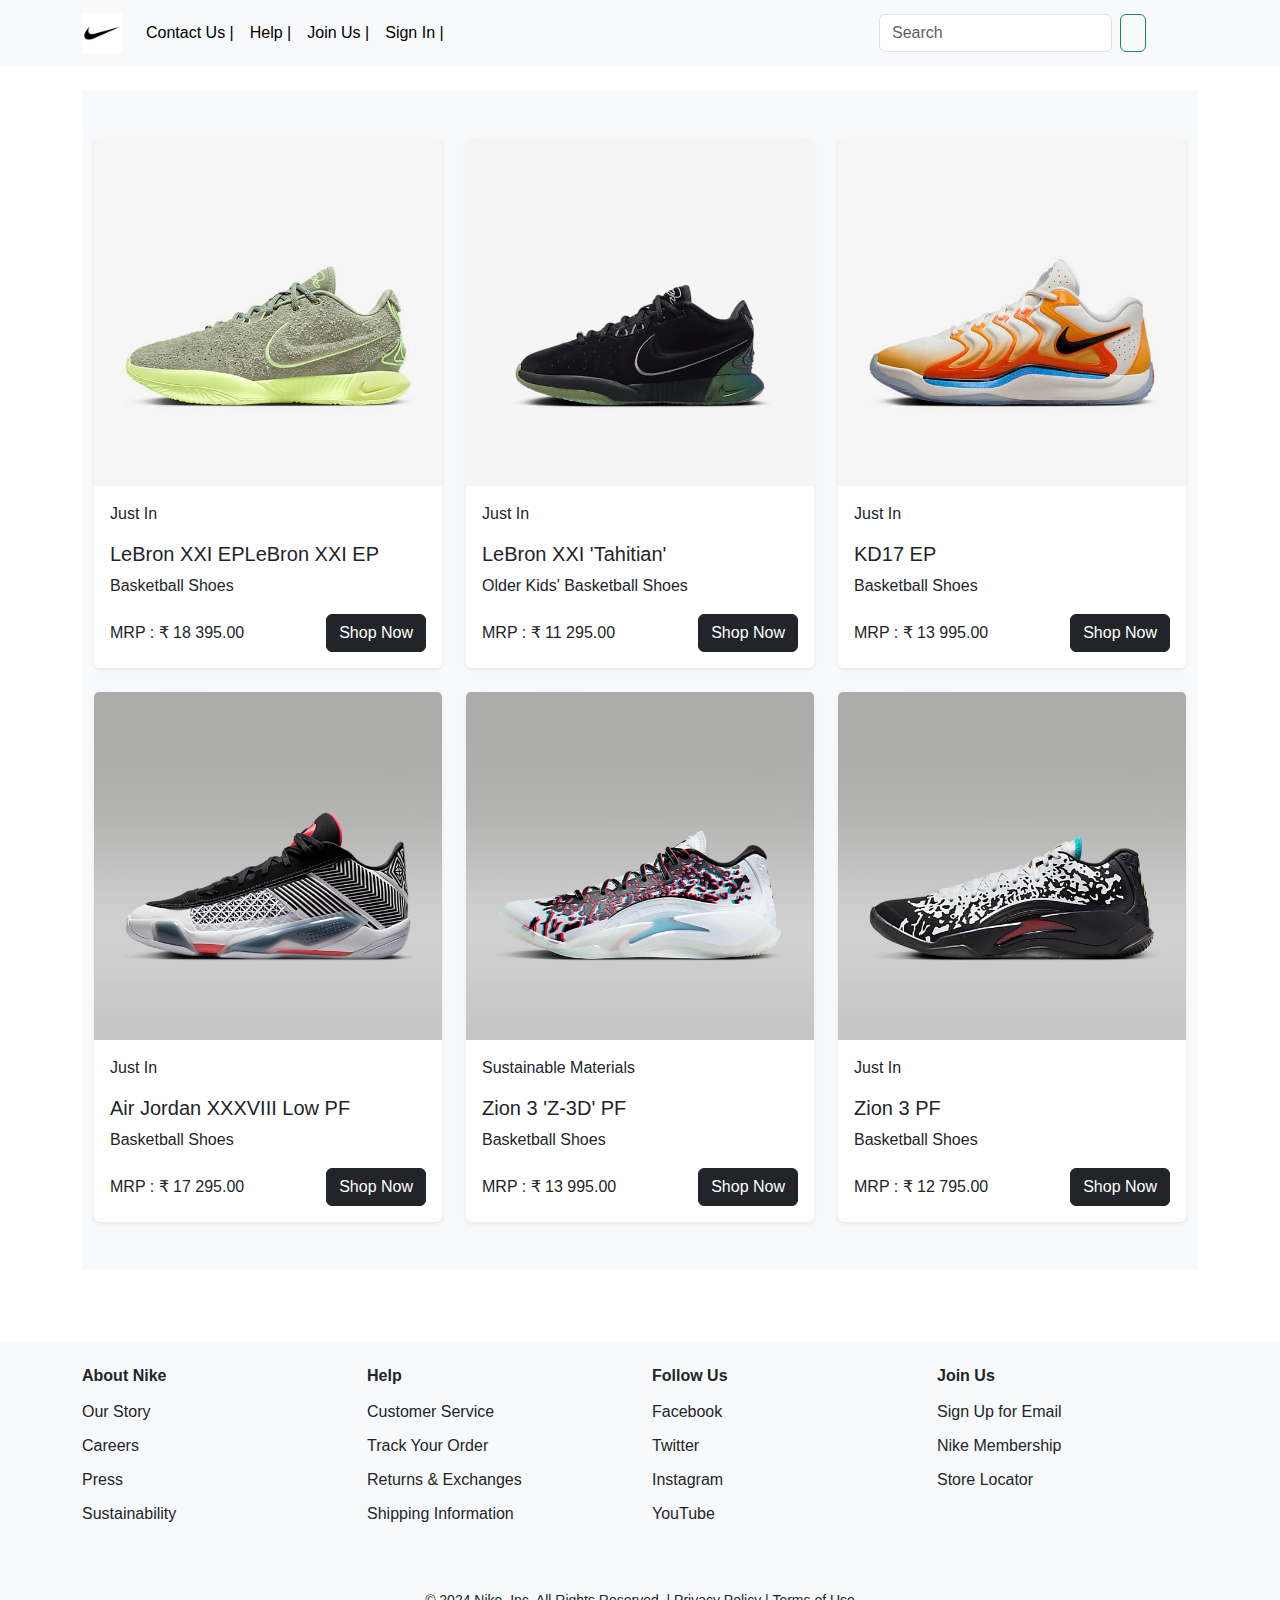
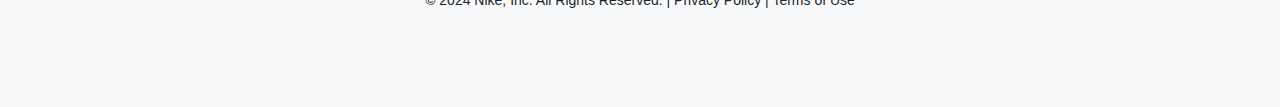
<file: card4.html>
<!DOCTYPE html>
<html lang="en">
 <head>
      <meta charset="UTF-8">
       <meta name="viewport" content="width=device-width, initial-scale=1.0">
          
       <title>Nike</title>
       <link href="https://cdn.jsdelivr.net/npm/bootstrap@5.3.3/dist/css/bootstrap.min.css" rel="stylesheet" integrity="sha384-QWTKZyjpPEjISv5WaRU9OFeRpok6YctnYmDr5pNlyT2bRjXh0JMhjY6hW+ALEwIH" crossorigin="anonymous">
       <script src="https://cdn.jsdelivr.net/npm/bootstrap@5.3.3/dist/js/bootstrap.bundle.min.js" integrity="sha384-YvpcrYf0tY3lHB60NNkmXc5s9fDVZLESaAA55NDzOxhy9GkcIdslK1eN7N6jIeHz" crossorigin="anonymous"></script>
       <script src="https://cdn.jsdelivr.net/npm/@popperjs/core@2.11.8/dist/umd/popper.min.js" integrity="sha384-I7E8VVD/ismYTF4hNIPjVp/Zjvgyol6VFvRkX/vR+Vc4jQkC+hVqc2pM8ODewa9r" crossorigin="anonymous"></script>
       <script src="https://cdn.jsdelivr.net/npm/bootstrap@5.3.3/dist/js/bootstrap.min.js" integrity="sha384-0pUGZvbkm6XF6gxjEnlmuGrJXVbNuzT9qBBavbLwCsOGabYfZo0T0to5eqruptLy" crossorigin="anonymous"></script>
       <link rel="stylesheet" href="index.css">
       <link rel="stylesheet" href="https://cdnjs.cloudflare.com/ajax/libs/font-awesome/6.6.0/css/all.min.css" integrity="sha512-Kc323vGBEqzTmouAECnVceyQqyqdsSiqLQISBL29aUW4U/M7pSPA/gEUZQqv1cwx4OnYxTxve5UMg5GT6L4JJg==" crossorigin="anonymous" referrerpolicy="no-referrer" />             
            
        <!-- fevicon -->
            <link rel="icon" type="image/png" href="favicon/favicon-96x96.png" sizes="96x96" />
        <link rel="icon" type="image/svg+xml" href="favicon/favicon.svg" />
        <link rel="shortcut icon" href="favicon/favicon.ico" />
        <link rel="apple-touch-icon" sizes="180x180" href="favicon/apple-touch-icon.png" />
        <link rel="manifest" href="favicon/site.webmanifest" />
  </head>
  <body>
            
        <!-- navbar1 -->

        

        <!-- navbar2 -->
        <nav class="navbar navbar-expand-lg bg-body-tertiary">
            <div class="container">
              <a class="navbar-brand" href="index.html"><img src="nike logo.jpeg" alt="logo" width="40px" height="40px"></a>
              <button class="navbar-toggler" type="button" data-bs-toggle="collapse" data-bs-target="#navbarTogglerDemo02" aria-controls="navbarTogglerDemo02" aria-expanded="false" aria-label="Toggle navigation">
                <span class="navbar-toggler-icon"></span>
              </button>
              <div class="collapse navbar-collapse" id="navbarTogglerDemo02">
                <ul class="navbar-nav justify-content-center me-auto mb-3 mb-lg-0 ">
                  <li class="nav-item">
                    <a class="nav-link active" aria-current="page" href="contact.html"><i class="fa-solid fa-phone"></i> Contact Us |</a>
                  </li>
                  <li class="nav-item">
                    <a class="nav-link active" aria-current="page" href="help.html"><i class="fa-brands fa-hire-a-helper"></i> Help  |</a>
                  </li>
                  <li class="nav-item">
                    <a class="nav-link active" href="joinus.html" > <i class="fa-regular fa-handshake"></i> Join Us  |</a>
                  </li>
                  <li class="nav-item">
                    <a class="nav-link active"  href="login.html"> <i class="fa-solid fa-user"></i> Sign In |</a>
                  </li>
                </ul>
              
                <form class="d-flex" role="search">
                  <input class="form-control me-2" type="search" placeholder="Search" aria-label="Search">
                  <button class="btn btn-outline-success" type="submit"><i class="fa-solid fa-magnifying-glass"></i></button> 
                <a href="#fev"> <button class="btn " type="submit"> <i class="fa-regular fa-heart"></i></button></a>
                <a href="#card"><button class="btn " type="submit"><i class="fa-solid fa-bucket"></i></button></a>
                </form>
              </div>
            </div>
          </nav>
<br>



          
 <!-- Product Showcase -->
<div class="container">
 <section class="latest-products py-5 bg-light">
    <div class="container">
   
      <div class="row row-cols-1 row-cols-md-3   g-4">
        <!-- Product Card 1 -->
        <div class="col">
          <div class="card shadow-sm border-0">
            <img src="shoes38.jpeg" class="card-img-top" alt="Nike Air Max">
            <div class="card-body">
                <p>Just In</p>
              <h5 class="card-title">LeBron XXI EPLeBron XXI EP</h5>
              <p class="card-text">Basketball Shoes
            </p>
              <div class="d-flex justify-content-between align-items-center">
                <span class="price"> MRP : ₹ 18 395.00</span>
                <a href="#" class="btn btn-dark">Shop Now</a>
              </div>
            </div>
          </div>
        </div>

        <!-- Product Card 2 -->
        <div class="col">
          <div class="card shadow-sm border-0">
            <img src="shoes39.jpeg" class="card-img-top" alt="Nike React Infinity Run">
            <div class="card-body">
                <p>Just In</p>
              <h5 class="card-title">LeBron XXI 'Tahitian'</h5>
              <p class="card-text">Older Kids' Basketball Shoes</p>
              <div class="d-flex justify-content-between align-items-center">
                <span class="price">MRP : ₹ 11 295.00
                </span>
                <a href="#" class="btn btn-dark">Shop Now</a>
              </div>
            </div>
          </div>
        </div>

        <!-- Product Card 3 -->
        <div class="col">
          <div class="card shadow-sm border-0">
            <img src="shoes40.jpeg" class="card-img-top" alt="Nike Zoom Fly 4">
            <div class="card-body">
                <p>Just In</p>
              <h5 class="card-title">KD17 EP</h5>
              <p class="card-text">Basketball Shoes</p>
              <div class="d-flex justify-content-between align-items-center">
                <span class="price">MRP : ₹ 13 995.00</span>
                <a href="#" class="btn btn-dark">Shop Now</a>
              </div>
            </div>
          </div>
        </div>

        <!-- Product Card 4 -->
        <div class="col">
          <div class="card shadow-sm border-0">
            <img src="shoes41.jpeg" class="card-img-top" alt="Nike Air Force 1">
            <div class="card-body">
                <p>Just In</p>
              <h5 class="card-title">Air Jordan XXXVIII Low PF</h5>
              <p class="card-text">Basketball Shoes</p>
              <div class="d-flex justify-content-between align-items-center">
                <span class="price">MRP : ₹ 17 295.00                </span>
                <a href="#" class="btn btn-dark">Shop Now</a>
              </div>
            </div>
          </div>
        </div>

        <!-- Product Card 5 -->
        <div class="col">
          <div class="card shadow-sm border-0">
            <img src="shoes42.jpeg" class="card-img-top" alt="Nike ZoomX Vaporfly">
            <div class="card-body">
                <p>Sustainable Materials</p>
              <h5 class="card-title">Zion 3 'Z-3D' PF</h5>
              <p class="card-text">Basketball Shoes</p>
              <div class="d-flex justify-content-between align-items-center">
                <span class="price">MRP : ₹ 13 995.00</span>
                <a href="#" class="btn btn-dark">Shop Now</a>
              </div>
            </div>
          </div>
        </div>

        <!-- Product Card 6 -->
        <div class="col">
          <div class="card shadow-sm border-0">
            <img src="shoes43.jpeg" class="card-img-top" alt="Nike Free RN">
            <div class="card-body">
                <p>Just In</p>
              <h5 class="card-title">Zion 3 PF</h5>
              <p class="card-text">Basketball Shoes</p>
              <div class="d-flex justify-content-between align-items-center">
                <span class="price">MRP : ₹ 12 795.00</span>
                <a href="#" class="btn btn-dark">Shop Now</a>
              </div>
            </div>
          </div>
        </div>
      </div>
    </div>
  </section><br><br><br>
</div>

          
    <!-- Footer Section -->
    <footer class="bg-light text-dark py-4">
        <div class="container">
            <div class="row">
                <div class="col-md-3">
                    <h5>About Nike</h5>
                    <ul class="list-unstyled">
                        <li><a href="#" class="text-dark">Our Story</a></li>
                        <li><a href="#" class="text-dark">Careers</a></li>
                        <li><a href="#" class="text-dark">Press</a></li>
                        <li><a href="#" class="text-dark">Sustainability</a></li>
                    </ul>
                </div>
                <div class="col-md-3">
                    <h5>Help</h5>
                    <ul class="list-unstyled">
                        <li><a href="#" class="text-dark">Customer Service</a></li>
                        <li><a href="#" class="text-dark">Track Your Order</a></li>
                        <li><a href="#" class="text-dark">Returns & Exchanges</a></li>
                        <li><a href="#" class="text-dark">Shipping Information</a></li>
                    </ul>
                </div>
                <div class="col-md-3">
                    <h5>Follow Us</h5>
                    <ul class="list-unstyled">
                      <li><a href="#" class="text-dark"> <i class="fa-brands fa-facebook"></i> Facebook</a></li>
                      <li><a href="#" class="text-dark"> <i class="fa-brands fa-twitter"></i> Twitter</a></li>
                      <li><a href="#" class="text-dark"> <i class="fa-brands fa-instagram"></i> Instagram</a></li>
                      <li><a href="#" class="text-dark"> <i class="fa-brands fa-youtube"></i> YouTube</a></li>
                  </ul>
                </div>
                <div class="col-md-3">
                    <h5>Join Us</h5>
                    <ul class="list-unstyled">
                        <li><a href="#" class="text-dark">Sign Up for Email</a></li>
                        <li><a href="#" class="text-dark">Nike Membership</a></li>
                        <li><a href="#" class="text-dark">Store Locator</a></li>
                    </ul>
                </div>
            </div><br>
  
            <!-- Copyright Section -->
            <div class="row mt-4">
                <div class="col-12 text-center">
                    <p>&copy; 2024 Nike, Inc. All Rights Reserved. | <a href="#" class="text-dark">Privacy Policy</a> | <a href="#" class="text-dark">Terms of Use</a></p>
                </div>
            </div>
        </div>
        <br><br><br>
    </footer>
  
   <script>
   const myCarousel = document.getElementById('myCarousel')
  
    myCarousel.addEventListener('slide.bs.carousel', event => {
      // do something...
    })</script>
    </body>
  </html>
</file>
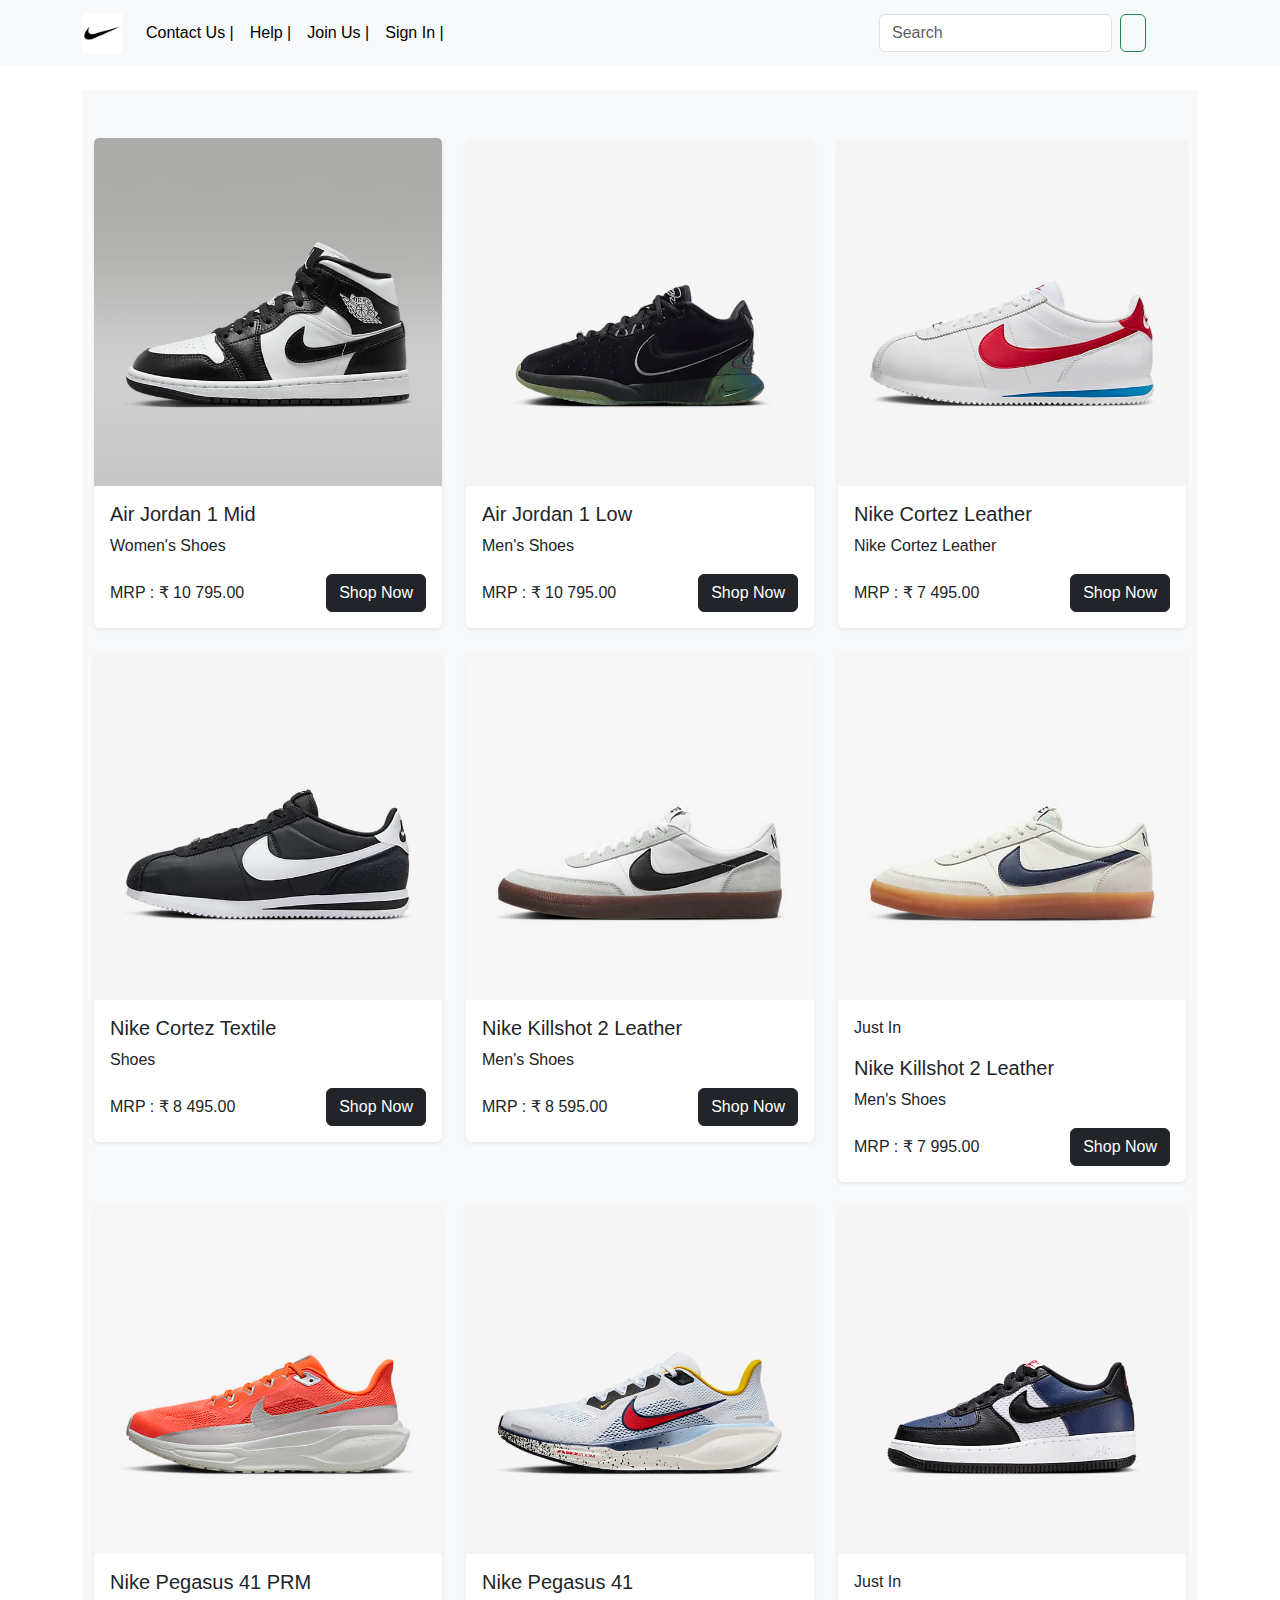
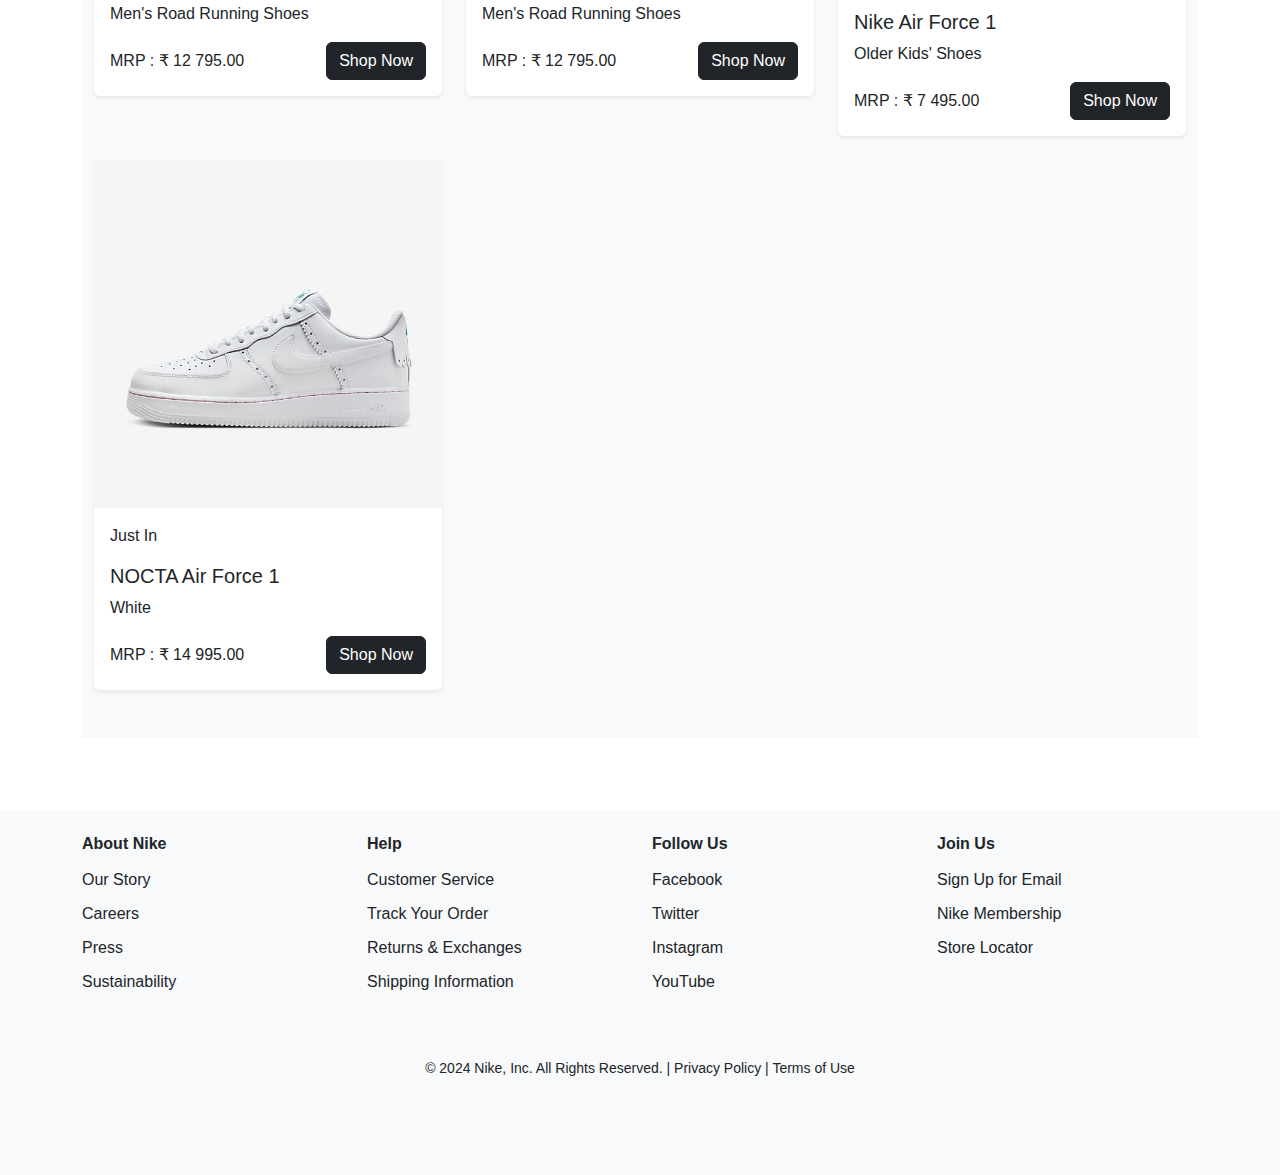
<file: card5.html>
<!DOCTYPE html>
<html lang="en">
 <head>
      <meta charset="UTF-8">
       <meta name="viewport" content="width=device-width, initial-scale=1.0">
          
       <title>Nike</title>
       <link href="https://cdn.jsdelivr.net/npm/bootstrap@5.3.3/dist/css/bootstrap.min.css" rel="stylesheet" integrity="sha384-QWTKZyjpPEjISv5WaRU9OFeRpok6YctnYmDr5pNlyT2bRjXh0JMhjY6hW+ALEwIH" crossorigin="anonymous">
       <script src="https://cdn.jsdelivr.net/npm/bootstrap@5.3.3/dist/js/bootstrap.bundle.min.js" integrity="sha384-YvpcrYf0tY3lHB60NNkmXc5s9fDVZLESaAA55NDzOxhy9GkcIdslK1eN7N6jIeHz" crossorigin="anonymous"></script>
       <script src="https://cdn.jsdelivr.net/npm/@popperjs/core@2.11.8/dist/umd/popper.min.js" integrity="sha384-I7E8VVD/ismYTF4hNIPjVp/Zjvgyol6VFvRkX/vR+Vc4jQkC+hVqc2pM8ODewa9r" crossorigin="anonymous"></script>
       <script src="https://cdn.jsdelivr.net/npm/bootstrap@5.3.3/dist/js/bootstrap.min.js" integrity="sha384-0pUGZvbkm6XF6gxjEnlmuGrJXVbNuzT9qBBavbLwCsOGabYfZo0T0to5eqruptLy" crossorigin="anonymous"></script>
       <link rel="stylesheet" href="index.css">
       <link rel="stylesheet" href="https://cdnjs.cloudflare.com/ajax/libs/font-awesome/6.6.0/css/all.min.css" integrity="sha512-Kc323vGBEqzTmouAECnVceyQqyqdsSiqLQISBL29aUW4U/M7pSPA/gEUZQqv1cwx4OnYxTxve5UMg5GT6L4JJg==" crossorigin="anonymous" referrerpolicy="no-referrer" />             
            
        <!-- fevicon -->
            <link rel="icon" type="image/png" href="favicon/favicon-96x96.png" sizes="96x96" />
        <link rel="icon" type="image/svg+xml" href="favicon/favicon.svg" />
        <link rel="shortcut icon" href="favicon/favicon.ico" />
        <link rel="apple-touch-icon" sizes="180x180" href="favicon/apple-touch-icon.png" />
        <link rel="manifest" href="favicon/site.webmanifest" />
  </head>
  <body>
            
        <!-- navbar1 -->

        

        <!-- navbar2 -->
        <nav class="navbar navbar-expand-lg bg-body-tertiary">
            <div class="container">
              <a class="navbar-brand" href="index.html"><img src="nike logo.jpeg" alt="logo" width="40px" height="40px"></a>
              <button class="navbar-toggler" type="button" data-bs-toggle="collapse" data-bs-target="#navbarTogglerDemo02" aria-controls="navbarTogglerDemo02" aria-expanded="false" aria-label="Toggle navigation">
                <span class="navbar-toggler-icon"></span>
              </button>
              <div class="collapse navbar-collapse" id="navbarTogglerDemo02">
                <ul class="navbar-nav justify-content-center me-auto mb-3 mb-lg-0 ">
                  <li class="nav-item">
                    <a class="nav-link active" aria-current="page" href="contact.html"><i class="fa-solid fa-phone"></i> Contact Us |</a>
                  </li>
                  <li class="nav-item">
                    <a class="nav-link active" aria-current="page" href="help.html"><i class="fa-brands fa-hire-a-helper"></i> Help  |</a>
                  </li>
                  <li class="nav-item">
                    <a class="nav-link active" href="joinus.html" > <i class="fa-regular fa-handshake"></i> Join Us  |</a>
                  </li>
                  <li class="nav-item">
                    <a class="nav-link active"  href="login.html"> <i class="fa-solid fa-user"></i> Sign In |</a>
                  </li>
                </ul>
              
                <form class="d-flex" role="search">
                  <input class="form-control me-2" type="search" placeholder="Search" aria-label="Search">
                  <button class="btn btn-outline-success" type="submit"><i class="fa-solid fa-magnifying-glass"></i></button> 
                <a href="#fev"> <button class="btn " type="submit"> <i class="fa-regular fa-heart"></i></button></a>
                <a href="#card"><button class="btn " type="submit"><i class="fa-solid fa-bucket"></i></button></a>
                </form>
              </div>
            </div>
          </nav>
<br>



          
 <!-- Product Showcase -->
<div class="container">
 <section class="latest-products py-5 bg-light">
    <div class="container">
   
      <div class="row row-cols-1 row-cols-md-3   g-4">
        <!-- Product Card 1 -->
        <div class="col">
          <div class="card shadow-sm border-0">
            <img src="shoes44.jpeg" class="card-img-top" alt="Nike Air Max">
            <div class="card-body">
               
              <h5 class="card-title">Air Jordan 1 Mid</h5>
              <p class="card-text">Women's Shoes
            </p>
              <div class="d-flex justify-content-between align-items-center">
                <span class="price"> MRP : ₹ 10 795.00</span>
                <a href="#" class="btn btn-dark">Shop Now</a>
              </div>
            </div>
          </div>
        </div>

        <!-- Product Card 2 -->
        <div class="col">
          <div class="card shadow-sm border-0">
            <img src="shoes39.jpeg" class="card-img-top" alt="Nike React Infinity Run">
            <div class="card-body">
              
              <h5 class="card-title">Air Jordan 1 Low</h5>
              <p class="card-text">Men's Shoes</p>
              <div class="d-flex justify-content-between align-items-center">
                <span class="price">MRP : ₹ 10 795.00
                </span>
                <a href="#" class="btn btn-dark">Shop Now</a>
              </div>
            </div>
          </div>
        </div>

        <!-- Product Card 3 -->
        <div class="col">
          <div class="card shadow-sm border-0">
            <img src="shoes46.jpeg" class="card-img-top" alt="Nike Zoom Fly 4">
            <div class="card-body">
                
              <h5 class="card-title">Nike Cortez Leather</h5>
              <p class="card-text">Nike Cortez Leather</p>
              <div class="d-flex justify-content-between align-items-center">
                <span class="price">MRP : ₹ 7 495.00</span>
                <a href="#" class="btn btn-dark">Shop Now</a>
              </div>
            </div>
          </div>
        </div>

        <!-- Product Card 4 -->
        <div class="col">
          <div class="card shadow-sm border-0">
            <img src="shoes47.jpeg" class="card-img-top" alt="Nike Air Force 1">
            <div class="card-body">
               
              <h5 class="card-title">Nike Cortez Textile</h5>
              <p class="card-text">Shoes</p>
              <div class="d-flex justify-content-between align-items-center">
                <span class="price">MRP : ₹ 8 495.00                </span>
                <a href="#" class="btn btn-dark">Shop Now</a>
              </div>
            </div>
          </div>
        </div>

        <!-- Product Card 5 -->
        <div class="col">
          <div class="card shadow-sm border-0">
            <img src="shoes48.jpeg" class="card-img-top" alt="Nike ZoomX Vaporfly">
            <div class="card-body">
                
              <h5 class="card-title">Nike Killshot 2 Leather</h5>
              <p class="card-text">Men's Shoes</p>
              <div class="d-flex justify-content-between align-items-center">
                <span class="price">MRP : ₹ 8 595.00</span>
                <a href="#" class="btn btn-dark">Shop Now</a>
              </div>
            </div>
          </div>
        </div>

        <!-- Product Card 6 -->
        <div class="col">
          <div class="card shadow-sm border-0">
            <img src="shoes49.jpeg" class="card-img-top" alt="Nike Free RN">
            <div class="card-body">
                <p>Just In</p>
              <h5 class="card-title">Nike Killshot 2 Leather</h5>
              <p class="card-text">Men's Shoes</p>
              <div class="d-flex justify-content-between align-items-center">
                <span class="price">MRP : ₹ 7 995.00</span>
                <a href="#" class="btn btn-dark">Shop Now</a>
              </div>
            </div>
          </div>
        </div>
         <!-- Product Card 7 -->
         <div class="col">
            <div class="card shadow-sm border-0">
              <img src="shoes50.jpeg" class="card-img-top" alt="Nike Free RN">
              <div class="card-body">
                
                <h5 class="card-title">Nike Pegasus 41 PRM</h5>
                <p class="card-text">Men's Road Running Shoes</p>
                <div class="d-flex justify-content-between align-items-center">
                  <span class="price">MRP : ₹ 12 795.00</span>
                  <a href="#" class="btn btn-dark">Shop Now</a>
                </div>
              </div>
            </div>
          </div>
          <!-- Product Card 8 -->
          <div class="col">
            <div class="card shadow-sm border-0">
              <img src="shoes51.jpeg" class="card-img-top" alt="Nike Free RN">
              <div class="card-body">
                  
                <h5 class="card-title">Nike Pegasus 41</h5>
                <p class="card-text">Men's Road Running Shoes</p>
                <div class="d-flex justify-content-between align-items-center">
                  <span class="price">MRP : ₹ 12 795.00</span>
                  <a href="#" class="btn btn-dark">Shop Now</a>
                </div>
              </div>
            </div>
          </div>
           <!-- Product Card 9 -->
           <div class="col">
            <div class="card shadow-sm border-0">
              <img src="shoes52.jpeg" class="card-img-top" alt="Nike Free RN">
              <div class="card-body">
                  <p>Just In</p>
                <h5 class="card-title">Nike Air Force 1</h5>
                <p class="card-text">Older Kids' Shoes</p>
                <div class="d-flex justify-content-between align-items-center">
                  <span class="price">MRP : ₹ 7 495.00</span>
                  <a href="#" class="btn btn-dark">Shop Now</a>
                </div>
              </div>
            </div>
          </div>
          <!-- Product Card 10 -->
          <div class="col">
            <div class="card shadow-sm border-0">
              <img src="shoes53.jpeg" class="card-img-top" alt="Nike Free RN">
              <div class="card-body">
                  <p>Just In</p>
                <h5 class="card-title">NOCTA Air Force 1</h5>
                <p class="card-text">White</p>
                <div class="d-flex justify-content-between align-items-center">
                  <span class="price">MRP : ₹ 14 995.00</span>
                  <a href="#" class="btn btn-dark">Shop Now</a>
                </div>
              </div>
            </div>
          </div>
      </div>
    </div>
  </section><br><br><br>
</div>

          
    <!-- Footer Section -->
    <footer class="bg-light text-dark py-4">
        <div class="container">
            <div class="row">
                <div class="col-md-3">
                    <h5>About Nike</h5>
                    <ul class="list-unstyled">
                        <li><a href="#" class="text-dark">Our Story</a></li>
                        <li><a href="#" class="text-dark">Careers</a></li>
                        <li><a href="#" class="text-dark">Press</a></li>
                        <li><a href="#" class="text-dark">Sustainability</a></li>
                    </ul>
                </div>
                <div class="col-md-3">
                    <h5>Help</h5>
                    <ul class="list-unstyled">
                        <li><a href="#" class="text-dark">Customer Service</a></li>
                        <li><a href="#" class="text-dark">Track Your Order</a></li>
                        <li><a href="#" class="text-dark">Returns & Exchanges</a></li>
                        <li><a href="#" class="text-dark">Shipping Information</a></li>
                    </ul>
                </div>
                <div class="col-md-3">
                    <h5>Follow Us</h5>
                    <ul class="list-unstyled">
                      <li><a href="#" class="text-dark"> <i class="fa-brands fa-facebook"></i> Facebook</a></li>
                      <li><a href="#" class="text-dark"> <i class="fa-brands fa-twitter"></i> Twitter</a></li>
                      <li><a href="#" class="text-dark"> <i class="fa-brands fa-instagram"></i> Instagram</a></li>
                      <li><a href="#" class="text-dark"> <i class="fa-brands fa-youtube"></i> YouTube</a></li>
                  </ul>
                </div>
                <div class="col-md-3">
                    <h5>Join Us</h5>
                    <ul class="list-unstyled">
                        <li><a href="#" class="text-dark">Sign Up for Email</a></li>
                        <li><a href="#" class="text-dark">Nike Membership</a></li>
                        <li><a href="#" class="text-dark">Store Locator</a></li>
                    </ul>
                </div>
            </div><br>
  
            <!-- Copyright Section -->
            <div class="row mt-4">
                <div class="col-12 text-center">
                    <p>&copy; 2024 Nike, Inc. All Rights Reserved. | <a href="#" class="text-dark">Privacy Policy</a> | <a href="#" class="text-dark">Terms of Use</a></p>
                </div>
            </div>
        </div>
        <br><br><br>
    </footer>
  
   <script>
   const myCarousel = document.getElementById('myCarousel')
  
    myCarousel.addEventListener('slide.bs.carousel', event => {
      // do something...
    })</script>
    </body>
  </html>
</file>
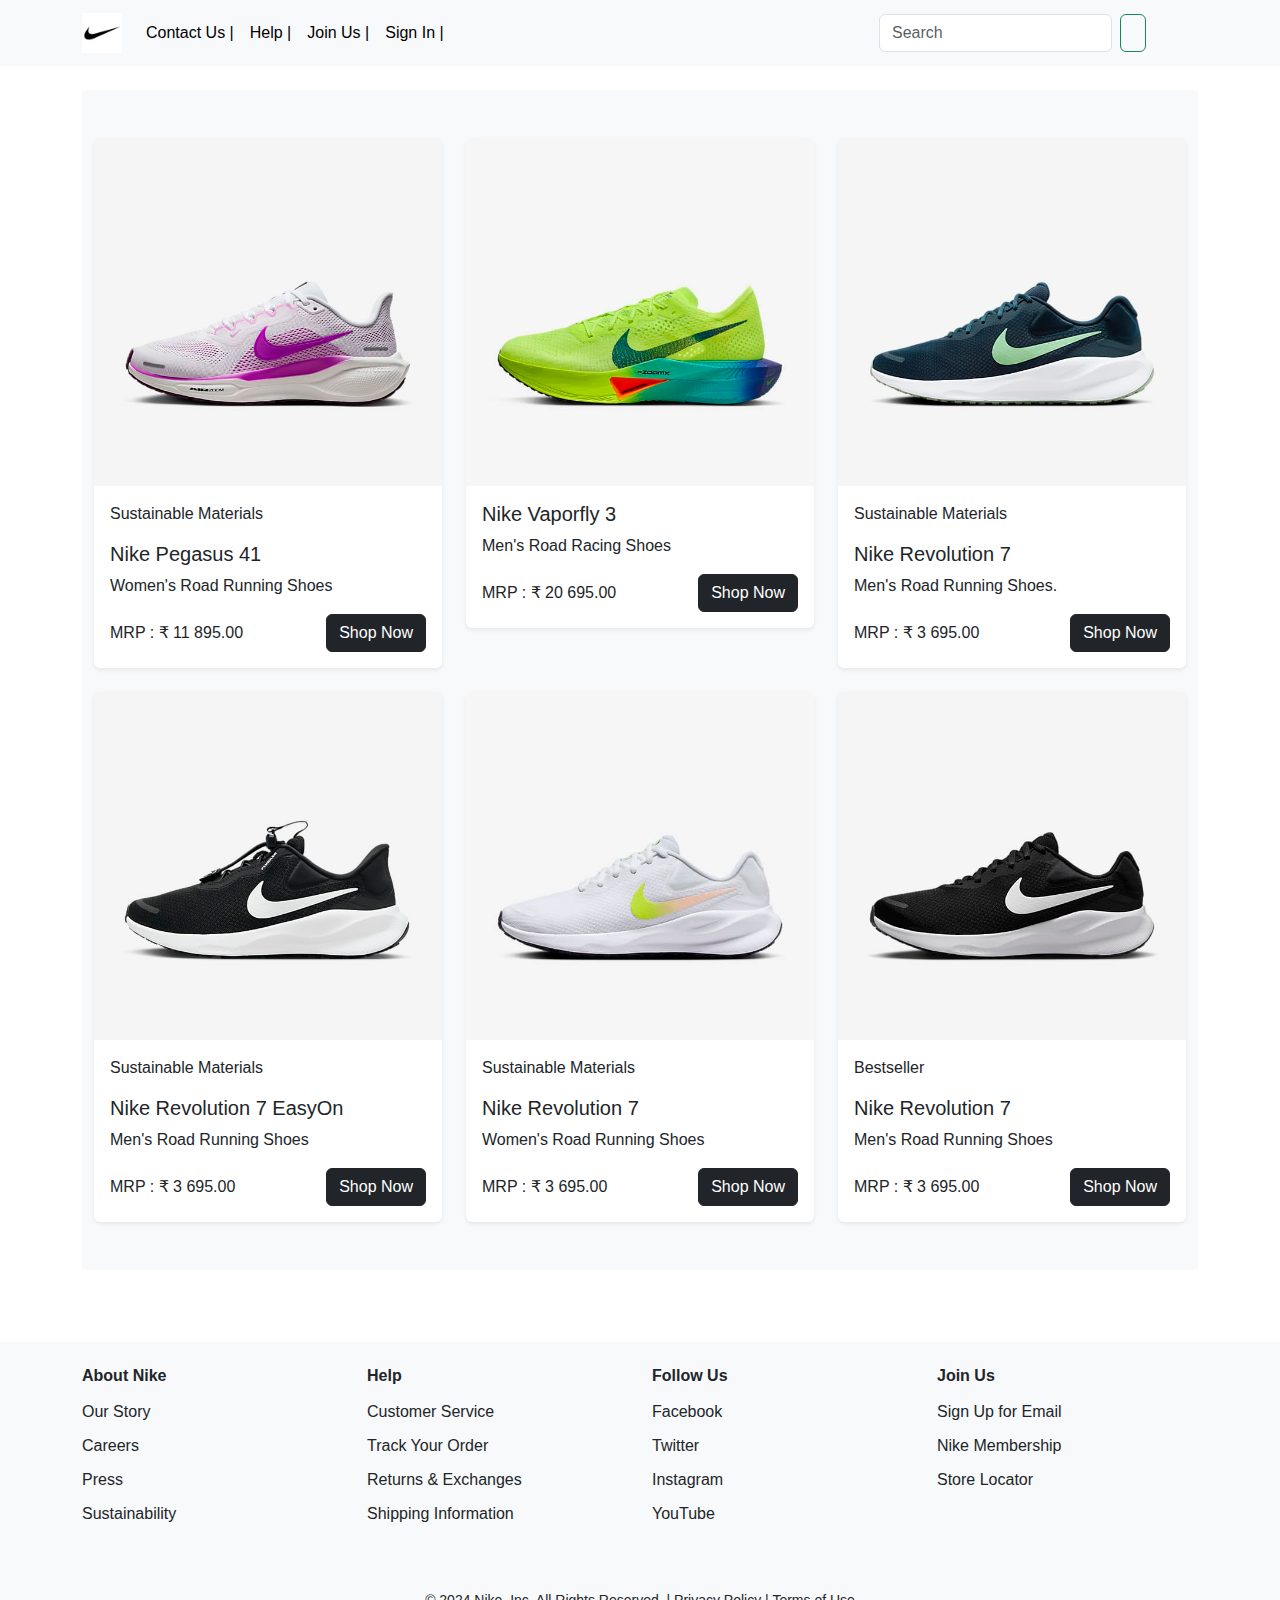
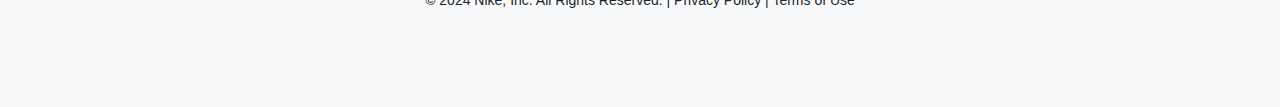
<file: card6.html>
<!DOCTYPE html>
<html lang="en">
 <head>
      <meta charset="UTF-8">
       <meta name="viewport" content="width=device-width, initial-scale=1.0">
          
       <title>Nike</title>
       <link href="https://cdn.jsdelivr.net/npm/bootstrap@5.3.3/dist/css/bootstrap.min.css" rel="stylesheet" integrity="sha384-QWTKZyjpPEjISv5WaRU9OFeRpok6YctnYmDr5pNlyT2bRjXh0JMhjY6hW+ALEwIH" crossorigin="anonymous">
       <script src="https://cdn.jsdelivr.net/npm/bootstrap@5.3.3/dist/js/bootstrap.bundle.min.js" integrity="sha384-YvpcrYf0tY3lHB60NNkmXc5s9fDVZLESaAA55NDzOxhy9GkcIdslK1eN7N6jIeHz" crossorigin="anonymous"></script>
       <script src="https://cdn.jsdelivr.net/npm/@popperjs/core@2.11.8/dist/umd/popper.min.js" integrity="sha384-I7E8VVD/ismYTF4hNIPjVp/Zjvgyol6VFvRkX/vR+Vc4jQkC+hVqc2pM8ODewa9r" crossorigin="anonymous"></script>
       <script src="https://cdn.jsdelivr.net/npm/bootstrap@5.3.3/dist/js/bootstrap.min.js" integrity="sha384-0pUGZvbkm6XF6gxjEnlmuGrJXVbNuzT9qBBavbLwCsOGabYfZo0T0to5eqruptLy" crossorigin="anonymous"></script>
       <link rel="stylesheet" href="index.css">
       <link rel="stylesheet" href="https://cdnjs.cloudflare.com/ajax/libs/font-awesome/6.6.0/css/all.min.css" integrity="sha512-Kc323vGBEqzTmouAECnVceyQqyqdsSiqLQISBL29aUW4U/M7pSPA/gEUZQqv1cwx4OnYxTxve5UMg5GT6L4JJg==" crossorigin="anonymous" referrerpolicy="no-referrer" />             
            
        <!-- fevicon -->
            <link rel="icon" type="image/png" href="favicon/favicon-96x96.png" sizes="96x96" />
        <link rel="icon" type="image/svg+xml" href="favicon/favicon.svg" />
        <link rel="shortcut icon" href="favicon/favicon.ico" />
        <link rel="apple-touch-icon" sizes="180x180" href="favicon/apple-touch-icon.png" />
        <link rel="manifest" href="favicon/site.webmanifest" />
  </head>
  <body>
            
        <!-- navbar1 -->

        

        <!-- navbar2 -->
        <nav class="navbar navbar-expand-lg bg-body-tertiary">
            <div class="container">
              <a class="navbar-brand" href="index.html"><img src="nike logo.jpeg" alt="logo" width="40px" height="40px"></a>
              <button class="navbar-toggler" type="button" data-bs-toggle="collapse" data-bs-target="#navbarTogglerDemo02" aria-controls="navbarTogglerDemo02" aria-expanded="false" aria-label="Toggle navigation">
                <span class="navbar-toggler-icon"></span>
              </button>
              <div class="collapse navbar-collapse" id="navbarTogglerDemo02">
                <ul class="navbar-nav justify-content-center me-auto mb-3 mb-lg-0 ">
                  <li class="nav-item">
                    <a class="nav-link active" aria-current="page" href="contact.html"><i class="fa-solid fa-phone"></i> Contact Us |</a>
                  </li>
                  <li class="nav-item">
                    <a class="nav-link active" aria-current="page" href="help.html"><i class="fa-brands fa-hire-a-helper"></i> Help  |</a>
                  </li>
                  <li class="nav-item">
                    <a class="nav-link active" href="joinus.html" > <i class="fa-regular fa-handshake"></i> Join Us  |</a>
                  </li>
                  <li class="nav-item">
                    <a class="nav-link active"  href="login.html"> <i class="fa-solid fa-user"></i> Sign In |</a>
                  </li>
                </ul>
              
                <form class="d-flex" role="search">
                  <input class="form-control me-2" type="search" placeholder="Search" aria-label="Search">
                  <button class="btn btn-outline-success" type="submit"><i class="fa-solid fa-magnifying-glass"></i></button> 
                <a href="#fev"> <button class="btn " type="submit"> <i class="fa-regular fa-heart"></i></button></a>
                <a href="#card"><button class="btn " type="submit"><i class="fa-solid fa-bucket"></i></button></a>
                </form>
              </div>
            </div>
          </nav>
<br>



          
 <!-- Product Showcase -->
<div class="container">
 <section class="latest-products py-5 bg-light">
    <div class="container">
   
      <div class="row row-cols-1 row-cols-md-3   g-4">
        <!-- Product Card 1 -->
        <div class="col">
          <div class="card shadow-sm border-0">
            <img src="shoes54.jpeg" class="card-img-top" alt="Nike Air Max">
            <div class="card-body">
                <p>Sustainable Materials</p>
              <h5 class="card-title">Nike Pegasus 41</h5>
              <p class="card-text">Women's Road Running Shoes</p>
              <div class="d-flex justify-content-between align-items-center">
                <span class="price">MRP : ₹ 11 895.00</span>
                <a href="#" class="btn btn-dark">Shop Now</a>
              </div>
            </div>
          </div>
        </div>

        <!-- Product Card 2 -->
        <div class="col">
          <div class="card shadow-sm border-0">
            <img src="shoes55.jpeg" class="card-img-top" alt="Nike React Infinity Run">
            <div class="card-body">
               
              <h5 class="card-title">Nike Vaporfly 3</h5>
              <p class="card-text">Men's Road Racing Shoes</p>
              <div class="d-flex justify-content-between align-items-center">
                <span class="price">MRP : ₹ 20 695.00</span>
                <a href="#" class="btn btn-dark">Shop Now</a>
              </div>
            </div>
          </div>
        </div>

        <!-- Product Card 3 -->
        <div class="col">
          <div class="card shadow-sm border-0">
            <img src="shoes56.jpeg" class="card-img-top" alt="Nike Zoom Fly 4">
            <div class="card-body">
                <p>Sustainable Materials</p>
              <h5 class="card-title">Nike Revolution 7</h5>
              <p class="card-text">Men's Road Running Shoes.</p>
              <div class="d-flex justify-content-between align-items-center">
                <span class="price">MRP : ₹ 3 695.00</span>
                <a href="#" class="btn btn-dark">Shop Now</a>
              </div>
            </div>
          </div>
        </div>

        <!-- Product Card 4 -->
        <div class="col">
          <div class="card shadow-sm border-0">
            <img src="shoes57.jpeg" class="card-img-top" alt="Nike Air Force 1">
            <div class="card-body">
                <p>Sustainable Materials</p>
              <h5 class="card-title">Nike Revolution 7 EasyOn</h5>
              <p class="card-text">Men's Road Running Shoes</p>
              <div class="d-flex justify-content-between align-items-center">
                <span class="price">MRP : ₹ 3 695.00</span>
                <a href="#" class="btn btn-dark">Shop Now</a>
              </div>
            </div>
          </div>
        </div>

        <!-- Product Card 5 -->
        <div class="col">
          <div class="card shadow-sm border-0">
            <img src="shoes58.jpeg" class="card-img-top" alt="Nike ZoomX Vaporfly">
            <div class="card-body">
                <p>Sustainable Materials</p>
              <h5 class="card-title">Nike Revolution 7</h5>
              <p class="card-text">Women's Road Running Shoes</p>
              <div class="d-flex justify-content-between align-items-center">
                <span class="price">MRP : ₹ 3 695.00</span>
                <a href="#" class="btn btn-dark">Shop Now</a>
              </div>
            </div>
          </div>
        </div>

        <!-- Product Card 6 -->
        <div class="col">
          <div class="card shadow-sm border-0">
            <img src="shoes59.jpeg" class="card-img-top" alt="Nike Free RN">
            <div class="card-body">
                <p>Bestseller</p>
              <h5 class="card-title">Nike Revolution 7</h5>
              <p class="card-text">Men's Road Running Shoes</p>
              <div class="d-flex justify-content-between align-items-center">
                <span class="price">MRP : ₹ 3 695.00</span>
                <a href="#" class="btn btn-dark">Shop Now</a>
              </div>
            </div>
          </div>
        </div>
      </div>
    </div>
  </section><br><br><br>
</div>

          
    <!-- Footer Section -->
    <footer class="bg-light text-dark py-4">
        <div class="container">
            <div class="row">
                <div class="col-md-3">
                    <h5>About Nike</h5>
                    <ul class="list-unstyled">
                        <li><a href="#" class="text-dark">Our Story</a></li>
                        <li><a href="#" class="text-dark">Careers</a></li>
                        <li><a href="#" class="text-dark">Press</a></li>
                        <li><a href="#" class="text-dark">Sustainability</a></li>
                    </ul>
                </div>
                <div class="col-md-3">
                    <h5>Help</h5>
                    <ul class="list-unstyled">
                        <li><a href="#" class="text-dark">Customer Service</a></li>
                        <li><a href="#" class="text-dark">Track Your Order</a></li>
                        <li><a href="#" class="text-dark">Returns & Exchanges</a></li>
                        <li><a href="#" class="text-dark">Shipping Information</a></li>
                    </ul>
                </div>
                <div class="col-md-3">
                    <h5>Follow Us</h5>
                    <ul class="list-unstyled">
                      <li><a href="#" class="text-dark"> <i class="fa-brands fa-facebook"></i> Facebook</a></li>
                      <li><a href="#" class="text-dark"> <i class="fa-brands fa-twitter"></i> Twitter</a></li>
                      <li><a href="#" class="text-dark"> <i class="fa-brands fa-instagram"></i> Instagram</a></li>
                      <li><a href="#" class="text-dark"> <i class="fa-brands fa-youtube"></i> YouTube</a></li>
                  </ul>
                </div>
                <div class="col-md-3">
                    <h5>Join Us</h5>
                    <ul class="list-unstyled">
                        <li><a href="#" class="text-dark">Sign Up for Email</a></li>
                        <li><a href="#" class="text-dark">Nike Membership</a></li>
                        <li><a href="#" class="text-dark">Store Locator</a></li>
                    </ul>
                </div>
            </div><br>
  
            <!-- Copyright Section -->
            <div class="row mt-4">
                <div class="col-12 text-center">
                    <p>&copy; 2024 Nike, Inc. All Rights Reserved. | <a href="#" class="text-dark">Privacy Policy</a> | <a href="#" class="text-dark">Terms of Use</a></p>
                </div>
            </div>
        </div>
        <br><br><br>
    </footer>
  
   <script>
   const myCarousel = document.getElementById('myCarousel')
  
    myCarousel.addEventListener('slide.bs.carousel', event => {
      // do something...
    })</script>
    </body>
  </html>
</file>
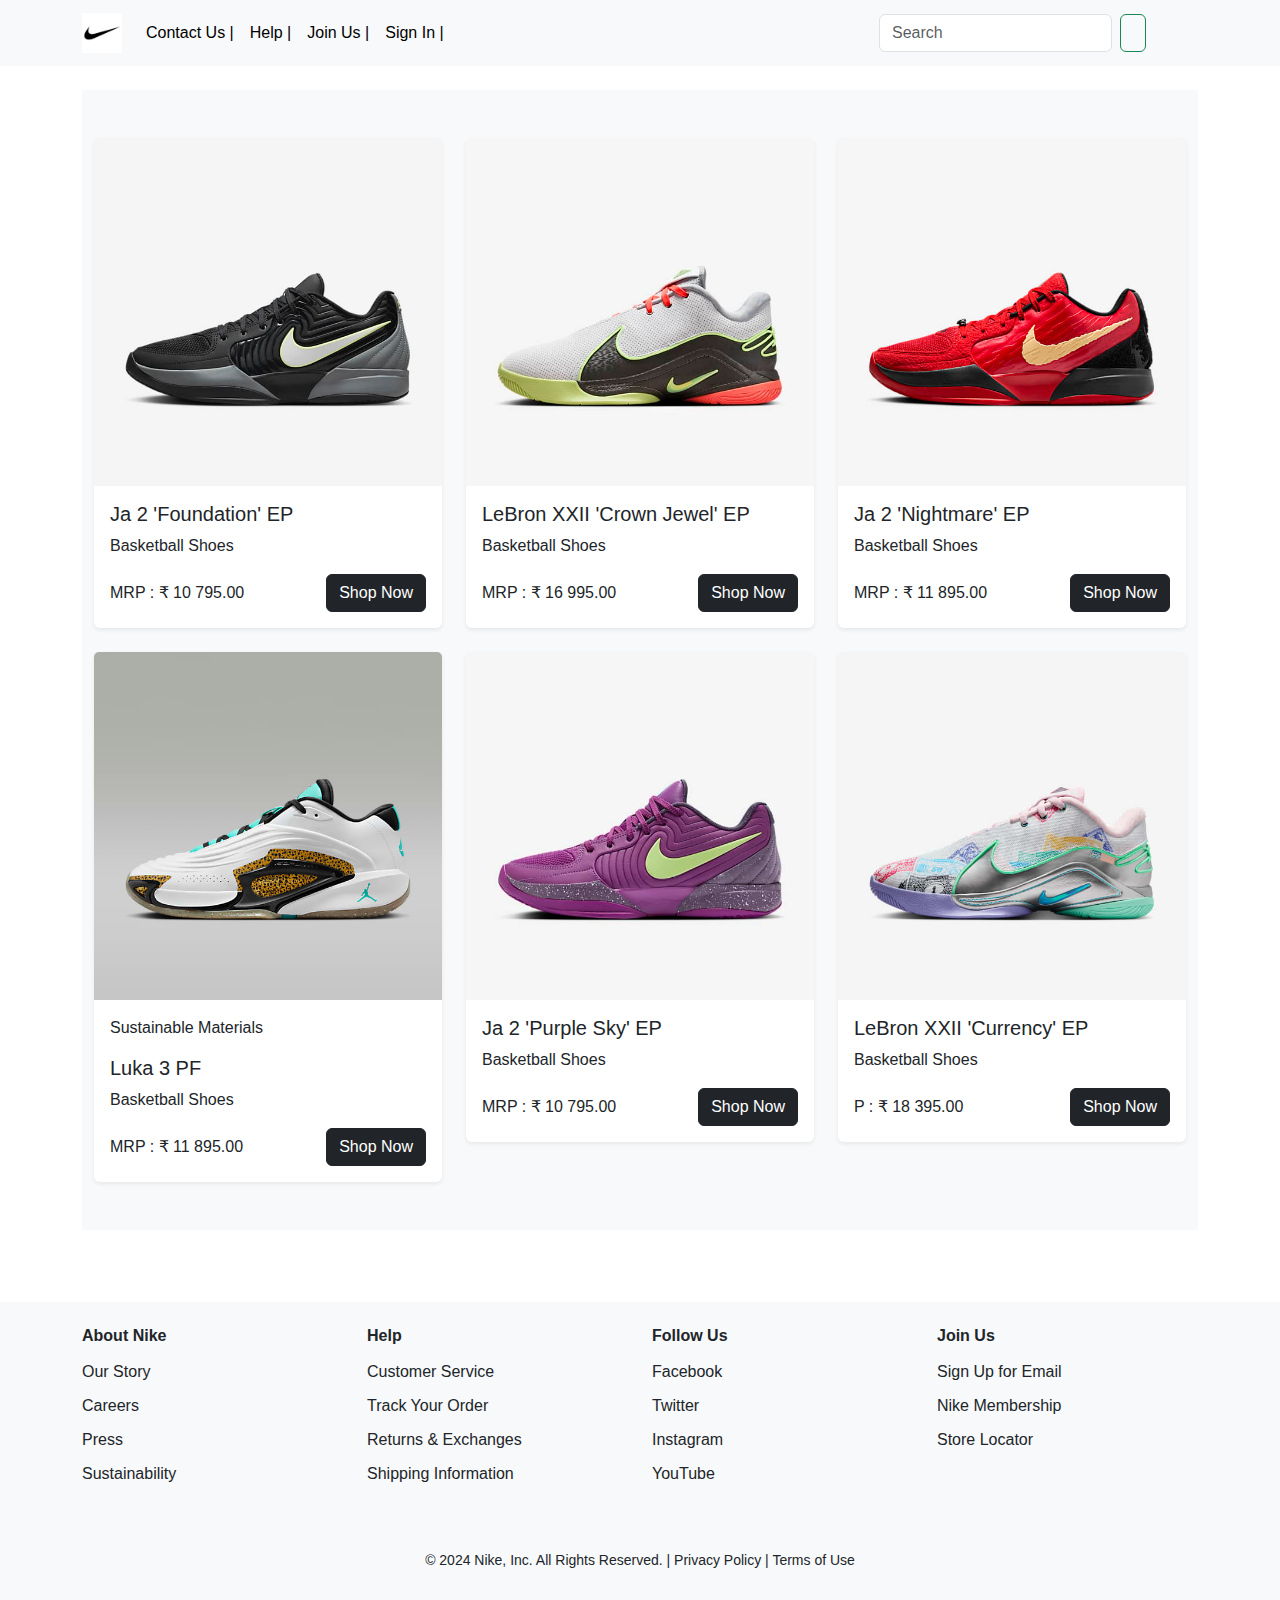
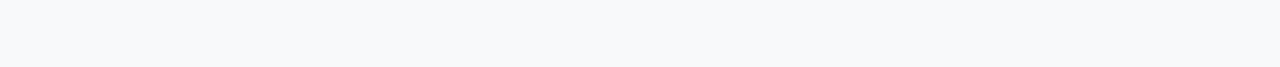
<file: card7.html>
<!DOCTYPE html>
<html lang="en">
 <head>
      <meta charset="UTF-8">
       <meta name="viewport" content="width=device-width, initial-scale=1.0">
          
       <title>Nike</title>
       <link href="https://cdn.jsdelivr.net/npm/bootstrap@5.3.3/dist/css/bootstrap.min.css" rel="stylesheet" integrity="sha384-QWTKZyjpPEjISv5WaRU9OFeRpok6YctnYmDr5pNlyT2bRjXh0JMhjY6hW+ALEwIH" crossorigin="anonymous">
       <script src="https://cdn.jsdelivr.net/npm/bootstrap@5.3.3/dist/js/bootstrap.bundle.min.js" integrity="sha384-YvpcrYf0tY3lHB60NNkmXc5s9fDVZLESaAA55NDzOxhy9GkcIdslK1eN7N6jIeHz" crossorigin="anonymous"></script>
       <script src="https://cdn.jsdelivr.net/npm/@popperjs/core@2.11.8/dist/umd/popper.min.js" integrity="sha384-I7E8VVD/ismYTF4hNIPjVp/Zjvgyol6VFvRkX/vR+Vc4jQkC+hVqc2pM8ODewa9r" crossorigin="anonymous"></script>
       <script src="https://cdn.jsdelivr.net/npm/bootstrap@5.3.3/dist/js/bootstrap.min.js" integrity="sha384-0pUGZvbkm6XF6gxjEnlmuGrJXVbNuzT9qBBavbLwCsOGabYfZo0T0to5eqruptLy" crossorigin="anonymous"></script>
       <link rel="stylesheet" href="index.css">
       <link rel="stylesheet" href="https://cdnjs.cloudflare.com/ajax/libs/font-awesome/6.6.0/css/all.min.css" integrity="sha512-Kc323vGBEqzTmouAECnVceyQqyqdsSiqLQISBL29aUW4U/M7pSPA/gEUZQqv1cwx4OnYxTxve5UMg5GT6L4JJg==" crossorigin="anonymous" referrerpolicy="no-referrer" />             
            
        <!-- fevicon -->
            <link rel="icon" type="image/png" href="favicon/favicon-96x96.png" sizes="96x96" />
        <link rel="icon" type="image/svg+xml" href="favicon/favicon.svg" />
        <link rel="shortcut icon" href="favicon/favicon.ico" />
        <link rel="apple-touch-icon" sizes="180x180" href="favicon/apple-touch-icon.png" />
        <link rel="manifest" href="favicon/site.webmanifest" />
  </head>
  <body>
            
        <!-- navbar1 -->

        

        <!-- navbar2 -->
        <nav class="navbar navbar-expand-lg bg-body-tertiary">
            <div class="container">
              <a class="navbar-brand" href="index.html"><img src="nike logo.jpeg" alt="logo" width="40px" height="40px"></a>
              <button class="navbar-toggler" type="button" data-bs-toggle="collapse" data-bs-target="#navbarTogglerDemo02" aria-controls="navbarTogglerDemo02" aria-expanded="false" aria-label="Toggle navigation">
                <span class="navbar-toggler-icon"></span>
              </button>
              <div class="collapse navbar-collapse" id="navbarTogglerDemo02">
                <ul class="navbar-nav justify-content-center me-auto mb-3 mb-lg-0 ">
                  <li class="nav-item">
                    <a class="nav-link active" aria-current="page" href="contact.html"><i class="fa-solid fa-phone"></i> Contact Us |</a>
                  </li>
                  <li class="nav-item">
                    <a class="nav-link active" aria-current="page" href="help.html"><i class="fa-brands fa-hire-a-helper"></i> Help  |</a>
                  </li>
                  <li class="nav-item">
                    <a class="nav-link active" href="joinus.html" > <i class="fa-regular fa-handshake"></i> Join Us  |</a>
                  </li>
                  <li class="nav-item">
                    <a class="nav-link active"  href="login.html"> <i class="fa-solid fa-user"></i> Sign In |</a>
                  </li>
                </ul>
              
                <form class="d-flex" role="search">
                  <input class="form-control me-2" type="search" placeholder="Search" aria-label="Search">
                  <button class="btn btn-outline-success" type="submit"><i class="fa-solid fa-magnifying-glass"></i></button> 
                <a href="#fev"> <button class="btn " type="submit"> <i class="fa-regular fa-heart"></i></button></a>
                <a href="#card"><button class="btn " type="submit"><i class="fa-solid fa-bucket"></i></button></a>
                </form>
              </div>
            </div>
          </nav>
<br>



          
 <!-- Product Showcase -->
<div class="container">
 <section class="latest-products py-5 bg-light">
    <div class="container">
   
      <div class="row row-cols-1 row-cols-md-3   g-4">
        <!-- Product Card 1 -->
        <div class="col">
          <div class="card shadow-sm border-0">
            <img src="shoes60.jpeg" class="card-img-top" alt="Nike Air Max">
            <div class="card-body">
                
              <h5 class="card-title">Ja 2 'Foundation' EP</h5>
              <p class="card-text">Basketball Shoes</p>
              <div class="d-flex justify-content-between align-items-center">
                <span class="price">MRP : ₹ 10 795.00</span>
                <a href="#" class="btn btn-dark">Shop Now</a>
              </div>
            </div>
          </div>
        </div>

        <!-- Product Card 2 -->
        <div class="col">
          <div class="card shadow-sm border-0">
            <img src="shoes61.jpeg" class="card-img-top" alt="Nike React Infinity Run">
            <div class="card-body">
               
              <h5 class="card-title">LeBron XXII 'Crown Jewel' EP</h5>
              <p class="card-text">Basketball Shoes</p>
              <div class="d-flex justify-content-between align-items-center">
                <span class="price">MRP : ₹ 16 995.00</span>
                <a href="#" class="btn btn-dark">Shop Now</a>
              </div>
            </div>
          </div>
        </div>

        <!-- Product Card 3 -->
        <div class="col">
          <div class="card shadow-sm border-0">
            <img src="shoes62.jpeg" class="card-img-top" alt="Nike Zoom Fly 4">
            <div class="card-body">

              <h5 class="card-title">Ja 2 'Nightmare' EP</h5>
              <p class="card-text">Basketball Shoes</p>
              <div class="d-flex justify-content-between align-items-center">
                <span class="price">MRP : ₹ 11 895.00                </span>
                <a href="#" class="btn btn-dark">Shop Now</a>
              </div>
            </div>
          </div>
        </div>

        <!-- Product Card 4 -->
        <div class="col">
          <div class="card shadow-sm border-0">
            <img src="shoes63.jpeg" class="card-img-top" alt="Nike Air Force 1">
            <div class="card-body">
                <p>Sustainable Materials</p>
              <h5 class="card-title">Luka 3 PF</h5>
              <p class="card-text">Basketball Shoes</p>
              <div class="d-flex justify-content-between align-items-center">
                <span class="price">MRP : ₹ 11 895.00</span>
                <a href="#" class="btn btn-dark">Shop Now</a>
              </div>
            </div>
          </div>
        </div>

        <!-- Product Card 5 -->
        <div class="col">
          <div class="card shadow-sm border-0">
            <img src="shoes64.jpeg" class="card-img-top" alt="Nike ZoomX Vaporfly">
            <div class="card-body">
               
              <h5 class="card-title">Ja 2 'Purple Sky' EP</h5>
              <p class="card-text">Basketball Shoes</p>
              <div class="d-flex justify-content-between align-items-center">
                <span class="price">MRP : ₹ 10 795.00</span>
                <a href="#" class="btn btn-dark">Shop Now</a>
              </div>
            </div>
          </div>
        </div>

        <!-- Product Card 6 -->
        <div class="col">
          <div class="card shadow-sm border-0">
            <img src="shoes65.jpeg" class="card-img-top" alt="Nike Free RN">
            <div class="card-body">
                
              <h5 class="card-title">LeBron XXII 'Currency' EP</h5>
              <p class="card-text">Basketball Shoes</p>
              <div class="d-flex justify-content-between align-items-center">
                <span class="price">P : ₹ 18 395.00</span>
                <a href="#" class="btn btn-dark">Shop Now</a>
              </div>
            </div>
          </div>
        </div>
      </div>
    </div>
  </section><br><br><br>
</div>

          
    <!-- Footer Section -->
    <footer class="bg-light text-dark py-4">
        <div class="container">
            <div class="row">
                <div class="col-md-3">
                    <h5>About Nike</h5>
                    <ul class="list-unstyled">
                        <li><a href="#" class="text-dark">Our Story</a></li>
                        <li><a href="#" class="text-dark">Careers</a></li>
                        <li><a href="#" class="text-dark">Press</a></li>
                        <li><a href="#" class="text-dark">Sustainability</a></li>
                    </ul>
                </div>
                <div class="col-md-3">
                    <h5>Help</h5>
                    <ul class="list-unstyled">
                        <li><a href="#" class="text-dark">Customer Service</a></li>
                        <li><a href="#" class="text-dark">Track Your Order</a></li>
                        <li><a href="#" class="text-dark">Returns & Exchanges</a></li>
                        <li><a href="#" class="text-dark">Shipping Information</a></li>
                    </ul>
                </div>
                <div class="col-md-3">
                    <h5>Follow Us</h5>
                    <ul class="list-unstyled">
                      <li><a href="#" class="text-dark"> <i class="fa-brands fa-facebook"></i> Facebook</a></li>
                      <li><a href="#" class="text-dark"> <i class="fa-brands fa-twitter"></i> Twitter</a></li>
                      <li><a href="#" class="text-dark"> <i class="fa-brands fa-instagram"></i> Instagram</a></li>
                      <li><a href="#" class="text-dark"> <i class="fa-brands fa-youtube"></i> YouTube</a></li>
                  </ul>
                </div>
                <div class="col-md-3">
                    <h5>Join Us</h5>
                    <ul class="list-unstyled">
                        <li><a href="#" class="text-dark">Sign Up for Email</a></li>
                        <li><a href="#" class="text-dark">Nike Membership</a></li>
                        <li><a href="#" class="text-dark">Store Locator</a></li>
                    </ul>
                </div>
            </div><br>
  
            <!-- Copyright Section -->
            <div class="row mt-4">
                <div class="col-12 text-center">
                    <p>&copy; 2024 Nike, Inc. All Rights Reserved. | <a href="#" class="text-dark">Privacy Policy</a> | <a href="#" class="text-dark">Terms of Use</a></p>
                </div>
            </div>
        </div>
        <br><br><br>
    </footer>
  
   <script>
   const myCarousel = document.getElementById('myCarousel')
  
    myCarousel.addEventListener('slide.bs.carousel', event => {
      // do something...
    })</script>
    </body>
  </html>
</file>
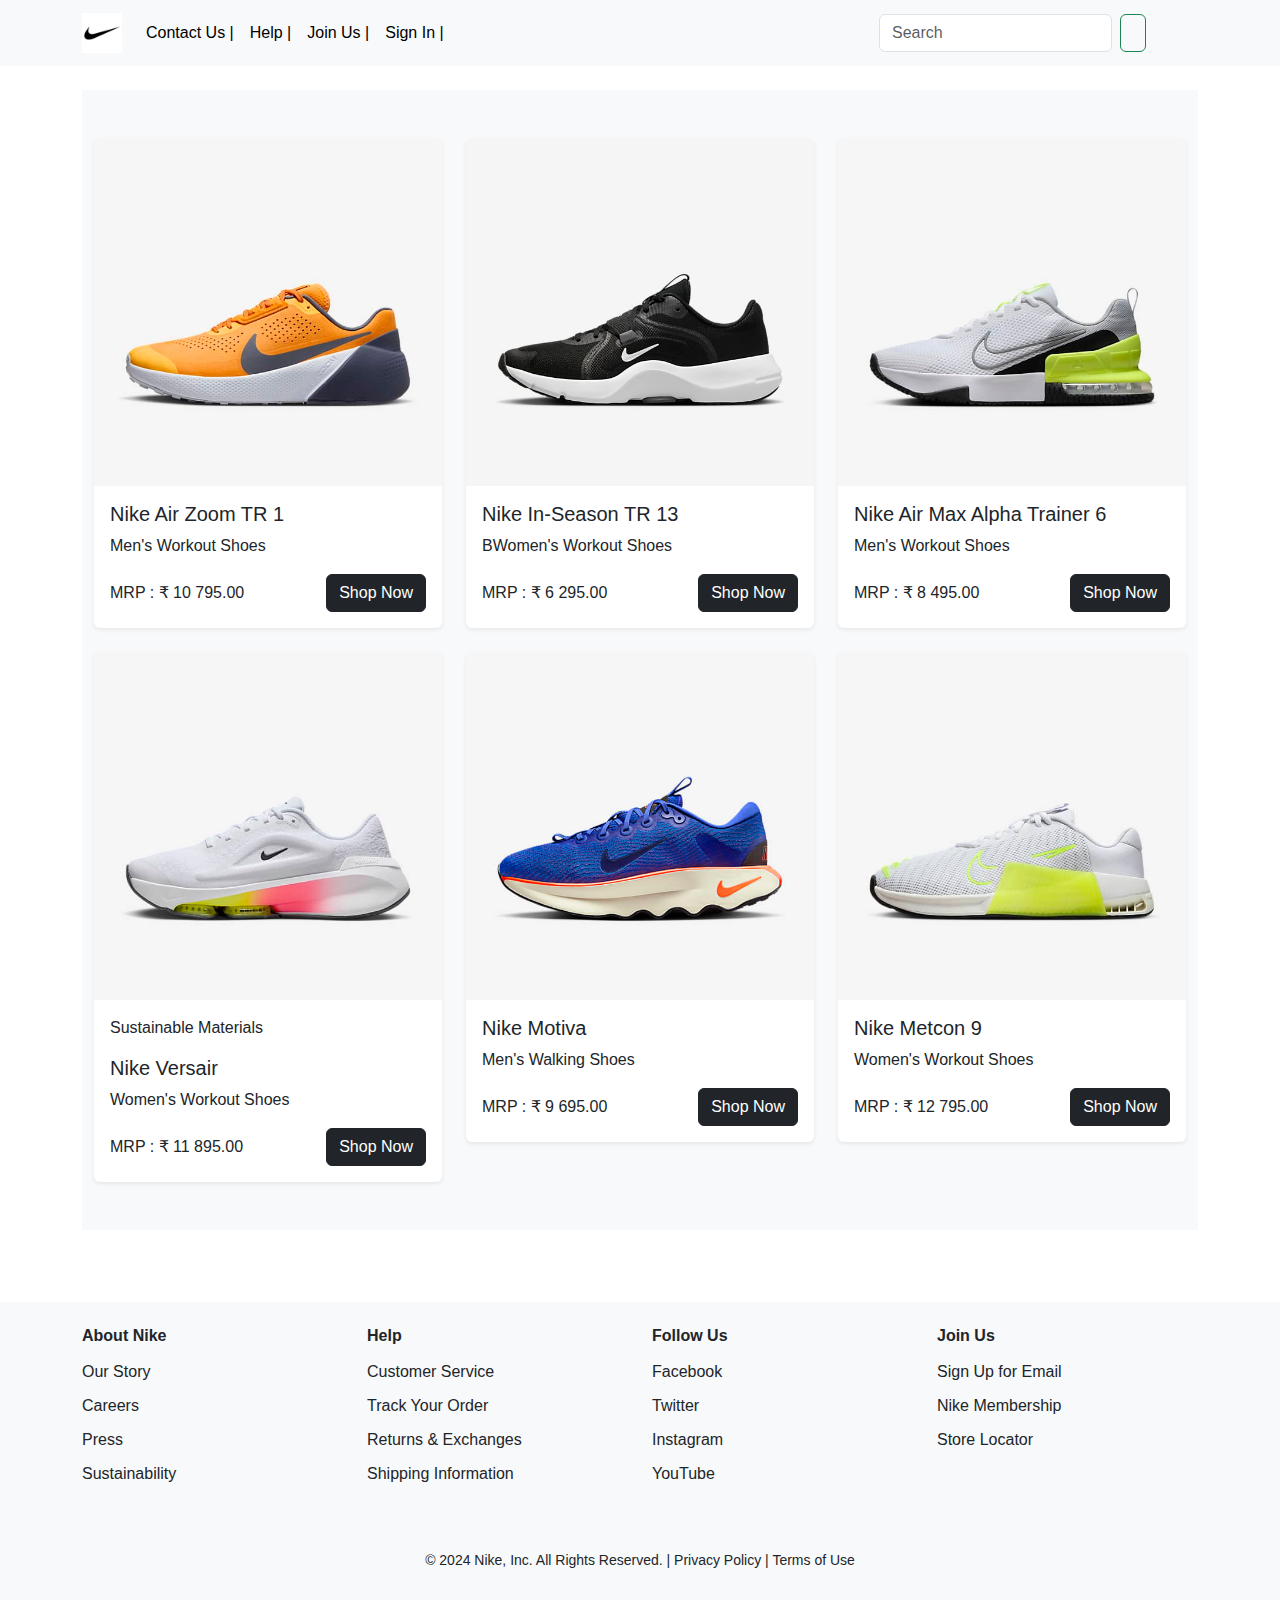
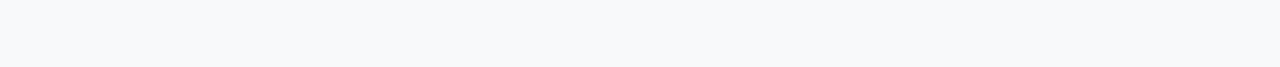
<file: card8.html>
<!DOCTYPE html>
<html lang="en">
 <head>
      <meta charset="UTF-8">
       <meta name="viewport" content="width=device-width, initial-scale=1.0">
          
       <title>Nike</title>
       <link href="https://cdn.jsdelivr.net/npm/bootstrap@5.3.3/dist/css/bootstrap.min.css" rel="stylesheet" integrity="sha384-QWTKZyjpPEjISv5WaRU9OFeRpok6YctnYmDr5pNlyT2bRjXh0JMhjY6hW+ALEwIH" crossorigin="anonymous">
       <script src="https://cdn.jsdelivr.net/npm/bootstrap@5.3.3/dist/js/bootstrap.bundle.min.js" integrity="sha384-YvpcrYf0tY3lHB60NNkmXc5s9fDVZLESaAA55NDzOxhy9GkcIdslK1eN7N6jIeHz" crossorigin="anonymous"></script>
       <script src="https://cdn.jsdelivr.net/npm/@popperjs/core@2.11.8/dist/umd/popper.min.js" integrity="sha384-I7E8VVD/ismYTF4hNIPjVp/Zjvgyol6VFvRkX/vR+Vc4jQkC+hVqc2pM8ODewa9r" crossorigin="anonymous"></script>
       <script src="https://cdn.jsdelivr.net/npm/bootstrap@5.3.3/dist/js/bootstrap.min.js" integrity="sha384-0pUGZvbkm6XF6gxjEnlmuGrJXVbNuzT9qBBavbLwCsOGabYfZo0T0to5eqruptLy" crossorigin="anonymous"></script>
       <link rel="stylesheet" href="index.css">
       <link rel="stylesheet" href="https://cdnjs.cloudflare.com/ajax/libs/font-awesome/6.6.0/css/all.min.css" integrity="sha512-Kc323vGBEqzTmouAECnVceyQqyqdsSiqLQISBL29aUW4U/M7pSPA/gEUZQqv1cwx4OnYxTxve5UMg5GT6L4JJg==" crossorigin="anonymous" referrerpolicy="no-referrer" />             
            
        <!-- fevicon -->
            <link rel="icon" type="image/png" href="favicon/favicon-96x96.png" sizes="96x96" />
        <link rel="icon" type="image/svg+xml" href="favicon/favicon.svg" />
        <link rel="shortcut icon" href="favicon/favicon.ico" />
        <link rel="apple-touch-icon" sizes="180x180" href="favicon/apple-touch-icon.png" />
        <link rel="manifest" href="favicon/site.webmanifest" />
  </head>
  <body>
            
        <!-- navbar1 -->

        

        <!-- navbar2 -->
        <nav class="navbar navbar-expand-lg bg-body-tertiary">
            <div class="container">
              <a class="navbar-brand" href="index.html"><img src="nike logo.jpeg" alt="logo" width="40px" height="40px"></a>
              <button class="navbar-toggler" type="button" data-bs-toggle="collapse" data-bs-target="#navbarTogglerDemo02" aria-controls="navbarTogglerDemo02" aria-expanded="false" aria-label="Toggle navigation">
                <span class="navbar-toggler-icon"></span>
              </button>
              <div class="collapse navbar-collapse" id="navbarTogglerDemo02">
                <ul class="navbar-nav justify-content-center me-auto mb-3 mb-lg-0 ">
                  <li class="nav-item">
                    <a class="nav-link active" aria-current="page" href="contact.html"><i class="fa-solid fa-phone"></i> Contact Us |</a>
                  </li>
                  <li class="nav-item">
                    <a class="nav-link active" aria-current="page" href="help.html"><i class="fa-brands fa-hire-a-helper"></i> Help  |</a>
                  </li>
                  <li class="nav-item">
                    <a class="nav-link active" href="joinus.html" > <i class="fa-regular fa-handshake"></i> Join Us  |</a>
                  </li>
                  <li class="nav-item">
                    <a class="nav-link active"  href="login.html"> <i class="fa-solid fa-user"></i> Sign In |</a>
                  </li>
                </ul>
              
                <form class="d-flex" role="search">
                  <input class="form-control me-2" type="search" placeholder="Search" aria-label="Search">
                  <button class="btn btn-outline-success" type="submit"><i class="fa-solid fa-magnifying-glass"></i></button> 
                <a href="#fev"> <button class="btn " type="submit"> <i class="fa-regular fa-heart"></i></button></a>
                <a href="#card"><button class="btn " type="submit"><i class="fa-solid fa-bucket"></i></button></a>
                </form>
              </div>
            </div>
          </nav>
<br>



          
 <!-- Product Showcase -->
<div class="container">
 <section class="latest-products py-5 bg-light">
    <div class="container">
   
      <div class="row row-cols-1 row-cols-md-3   g-4">
        <!-- Product Card 1 -->
        <div class="col">
          <div class="card shadow-sm border-0">
            <img src="shoes66.jpeg" class="card-img-top" alt="Nike Air Max">
            <div class="card-body">
                
              <h5 class="card-title">Nike Air Zoom TR 1</h5>
              <p class="card-text">Men's Workout Shoes            </p>
              <div class="d-flex justify-content-between align-items-center">
                <span class="price">MRP : ₹ 10 795.00</span>
                <a href="#" class="btn btn-dark">Shop Now</a>
              </div>
            </div>
          </div>
        </div>

        <!-- Product Card 2 -->
        <div class="col">
          <div class="card shadow-sm border-0">
            <img src="shoes67.jpeg" class="card-img-top" alt="Nike React Infinity Run">
            <div class="card-body">
               
              <h5 class="card-title">Nike In-Season TR 13</h5>
              <p class="card-text">BWomen's Workout Shoes</p>
              <div class="d-flex justify-content-between align-items-center">
                <span class="price">MRP : ₹ 6 295.00</span>
                <a href="#" class="btn btn-dark">Shop Now</a>
              </div>
            </div>
          </div>
        </div>

        <!-- Product Card 3 -->
        <div class="col">
          <div class="card shadow-sm border-0">
            <img src="shoes68.jpeg" class="card-img-top" alt="Nike Zoom Fly 4">
            <div class="card-body">

              <h5 class="card-title">Nike Air Max Alpha Trainer 6</h5>
              <p class="card-text">Men's Workout Shoes</p>
              <div class="d-flex justify-content-between align-items-center">
                <span class="price">MRP : ₹ 8 495.00              </span>
                <a href="#" class="btn btn-dark">Shop Now</a>
              </div>
            </div>
          </div>
        </div>

        <!-- Product Card 4 -->
        <div class="col">
          <div class="card shadow-sm border-0">
            <img src="shoes69.jpeg" class="card-img-top" alt="Nike Air Force 1">
            <div class="card-body">
                <p>Sustainable Materials</p>
              <h5 class="card-title">Nike Versair</h5>
              <p class="card-text">Women's Workout Shoes            </p>
              <div class="d-flex justify-content-between align-items-center">
                <span class="price">MRP : ₹ 11 895.00</span>
                <a href="#" class="btn btn-dark">Shop Now</a>
              </div>
            </div>
          </div>
        </div>

        <!-- Product Card 5 -->
        <div class="col">
          <div class="card shadow-sm border-0">
            <img src="shoes70.jpeg" class="card-img-top" alt="Nike ZoomX Vaporfly">
            <div class="card-body">
               
              <h5 class="card-title">Nike Motiva</h5>
              <p class="card-text">Men's Walking Shoes</p>
              <div class="d-flex justify-content-between align-items-center">
                <span class="price">MRP : ₹ 9 695.00</span>
                <a href="#" class="btn btn-dark">Shop Now</a>
              </div>
            </div>
          </div>
        </div>

        <!-- Product Card 6 -->
        <div class="col">
          <div class="card shadow-sm border-0">
            <img src="shoes71.jpeg" class="card-img-top" alt="Nike Free RN">
            <div class="card-body">
                
              <h5 class="card-title">Nike Metcon 9</h5>
              <p class="card-text">Women's Workout Shoes            </p>
              <div class="d-flex justify-content-between align-items-center">
                <span class="price">MRP : ₹ 12 795.00</span>
                <a href="#" class="btn btn-dark">Shop Now</a>
              </div>
            </div>
          </div>
        </div>
      </div>
    </div>
  </section><br><br><br>
</div>

          
    <!-- Footer Section -->
    <footer class="bg-light text-dark py-4">
        <div class="container">
            <div class="row">
                <div class="col-md-3">
                    <h5>About Nike</h5>
                    <ul class="list-unstyled">
                        <li><a href="#" class="text-dark">Our Story</a></li>
                        <li><a href="#" class="text-dark">Careers</a></li>
                        <li><a href="#" class="text-dark">Press</a></li>
                        <li><a href="#" class="text-dark">Sustainability</a></li>
                    </ul>
                </div>
                <div class="col-md-3">
                    <h5>Help</h5>
                    <ul class="list-unstyled">
                        <li><a href="#" class="text-dark">Customer Service</a></li>
                        <li><a href="#" class="text-dark">Track Your Order</a></li>
                        <li><a href="#" class="text-dark">Returns & Exchanges</a></li>
                        <li><a href="#" class="text-dark">Shipping Information</a></li>
                    </ul>
                </div>
                <div class="col-md-3">
                    <h5>Follow Us</h5>
                    <ul class="list-unstyled">
                      <li><a href="#" class="text-dark"> <i class="fa-brands fa-facebook"></i> Facebook</a></li>
                      <li><a href="#" class="text-dark"> <i class="fa-brands fa-twitter"></i> Twitter</a></li>
                      <li><a href="#" class="text-dark"> <i class="fa-brands fa-instagram"></i> Instagram</a></li>
                      <li><a href="#" class="text-dark"> <i class="fa-brands fa-youtube"></i> YouTube</a></li>
                  </ul>
                </div>
                <div class="col-md-3">
                    <h5>Join Us</h5>
                    <ul class="list-unstyled">
                        <li><a href="#" class="text-dark">Sign Up for Email</a></li>
                        <li><a href="#" class="text-dark">Nike Membership</a></li>
                        <li><a href="#" class="text-dark">Store Locator</a></li>
                    </ul>
                </div>
            </div><br>
  
            <!-- Copyright Section -->
            <div class="row mt-4">
                <div class="col-12 text-center">
                    <p>&copy; 2024 Nike, Inc. All Rights Reserved. | <a href="#" class="text-dark">Privacy Policy</a> | <a href="#" class="text-dark">Terms of Use</a></p>
                </div>
            </div>
        </div>
        <br><br><br>
    </footer>
  
   <script>
   const myCarousel = document.getElementById('myCarousel')
  
    myCarousel.addEventListener('slide.bs.carousel', event => {
      // do something...
    })</script>
    </body>
  </html>
</file>
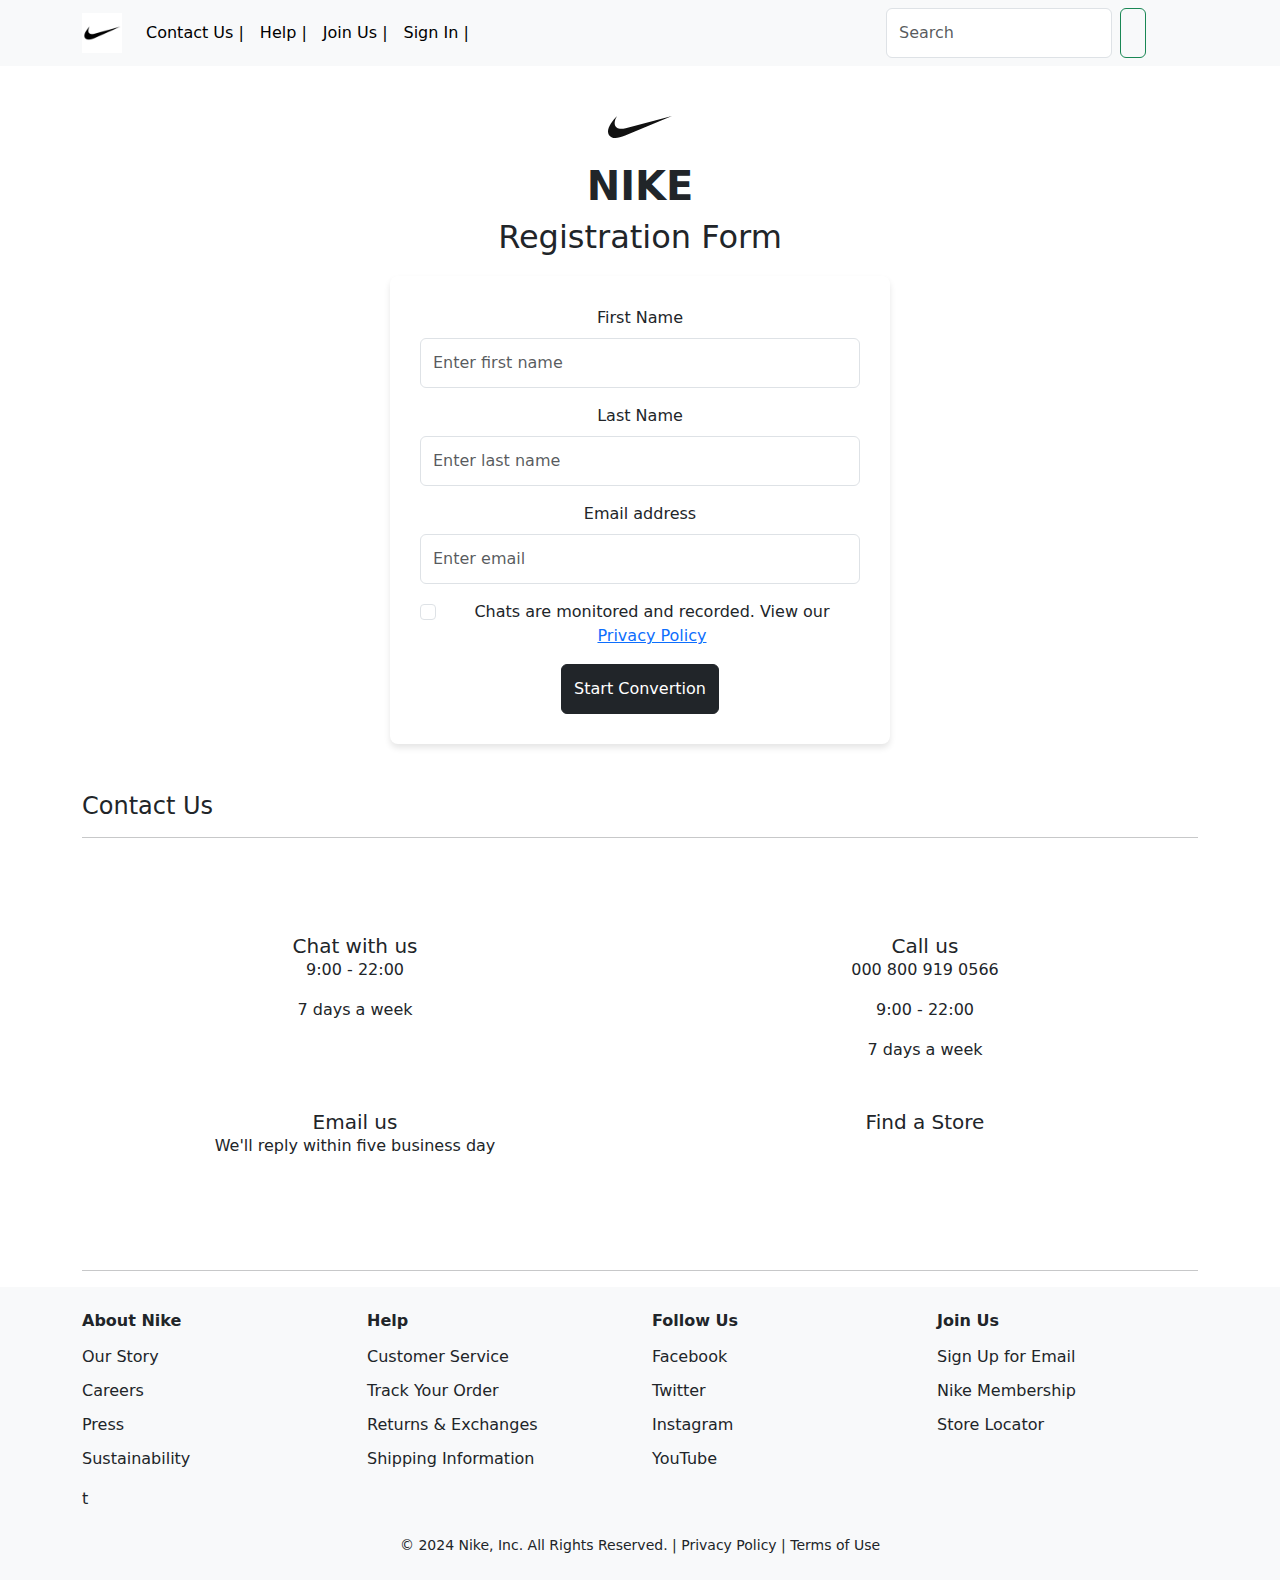
<file: contact.html>
<!DOCTYPE html>
<html lang="en">
 <head>
      <meta charset="UTF-8">
       <meta name="viewport" content="width=device-width, initial-scale=1.0">
          
       <title>Nike  |contact</title>
       <link href="https://cdn.jsdelivr.net/npm/bootstrap@5.3.3/dist/css/bootstrap.min.css" rel="stylesheet" integrity="sha384-QWTKZyjpPEjISv5WaRU9OFeRpok6YctnYmDr5pNlyT2bRjXh0JMhjY6hW+ALEwIH" crossorigin="anonymous">
       <script src="https://cdn.jsdelivr.net/npm/bootstrap@5.3.3/dist/js/bootstrap.bundle.min.js" integrity="sha384-YvpcrYf0tY3lHB60NNkmXc5s9fDVZLESaAA55NDzOxhy9GkcIdslK1eN7N6jIeHz" crossorigin="anonymous"></script>
       <script src="https://cdn.jsdelivr.net/npm/@popperjs/core@2.11.8/dist/umd/popper.min.js" integrity="sha384-I7E8VVD/ismYTF4hNIPjVp/Zjvgyol6VFvRkX/vR+Vc4jQkC+hVqc2pM8ODewa9r" crossorigin="anonymous"></script>
       <script src="https://cdn.jsdelivr.net/npm/bootstrap@5.3.3/dist/js/bootstrap.min.js" integrity="sha384-0pUGZvbkm6XF6gxjEnlmuGrJXVbNuzT9qBBavbLwCsOGabYfZo0T0to5eqruptLy" crossorigin="anonymous"></script>
       <link rel="stylesheet" href="contact.css">
       <link rel="stylesheet" href="https://cdnjs.cloudflare.com/ajax/libs/font-awesome/6.6.0/css/all.min.css" integrity="sha512-Kc323vGBEqzTmouAECnVceyQqyqdsSiqLQISBL29aUW4U/M7pSPA/gEUZQqv1cwx4OnYxTxve5UMg5GT6L4JJg==" crossorigin="anonymous" referrerpolicy="no-referrer" />             
            
        <!-- fevicon -->
            <link rel="icon" type="image/png" href="favicon/favicon-96x96.png" sizes="96x96" />
        <link rel="icon" type="image/svg+xml" href="favicon/favicon.svg" />
        <link rel="shortcut icon" href="favicon/favicon.ico" />
        <link rel="apple-touch-icon" sizes="180x180" href="favicon/apple-touch-icon.png" />
        <link rel="manifest" href="favicon/site.webmanifest" />
  </head>
  <body>
            
        <!-- navbar1 -->

        

        <!-- navbar2 -->
        <nav class="navbar navbar-expand-lg bg-body-tertiary">
            <div class="container">
              <a class="navbar-brand" href="index.html"><img src="nike logo.jpeg" alt="logo" width="40px" height="40px"></a>
              <button class="navbar-toggler" type="button" data-bs-toggle="collapse" data-bs-target="#navbarTogglerDemo02" aria-controls="navbarTogglerDemo02" aria-expanded="false" aria-label="Toggle navigation">
                <span class="navbar-toggler-icon"></span>
              </button>
              <div class="collapse navbar-collapse" id="navbarTogglerDemo02">
                <ul class="navbar-nav justify-content-center me-auto mb-3 mb-lg-0 ">
                  <li class="nav-item">
                    <a class="nav-link active" aria-current="page" href="contact.html"><i class="fa-solid fa-phone"></i> Contact Us |</a>
                  </li>
                  <li class="nav-item">
                    <a class="nav-link active" aria-current="page" href="help.html"><i class="fa-brands fa-hire-a-helper"></i> Help  |</a>
                  </li>
                  <li class="nav-item">
                    <a class="nav-link active"aria-current="page" href="joinus.html" > <i class="fa-regular fa-handshake"></i> Join Us  |</a>
                  </li>
                  <li class="nav-item">
                    <a class="nav-link active"  href="login.html"> <i class="fa-solid fa-user"></i> Sign In |</a>
                  </li>
                </ul>
              
                <form class="d-flex" role="search">
                  <input class="form-control me-2" type="search" placeholder="Search" aria-label="Search">
                  <button class="btn btn-outline-success" type="submit"><i class="fa-solid fa-magnifying-glass"></i></button> 
                <a href="#fev"> <button class="btn " type="submit"> <i class="fa-regular fa-heart"></i></button></a>
                <a href="#card"><button class="btn " type="submit"><i class="fa-solid fa-bucket"></i></button></a>
                </form>
              </div>
            </div>
          </nav>

          <!-- Hero Section -->
          
          <section class="hero bg-white text-dark text-center py-5">
            <div class="container">
                <img src="download (1).svg" class="img-fluid" alt="hero image">
            </div>
            <br>
            <div class="container">
              
              <h1 class=" fw-bolder">NIKE</h1>
              <div class="fluid-container">
                <h2 class="">Registration Form</h2>
                <form class="form-container">
                    <!-- First Name -->
                    <div class="mb-3 ">
                        <label for="firstName" class="form-label">First Name</label>
                        <input type="text" class="form-control" id="firstName" placeholder="Enter first name" required autocomplete="off">
                    </div>
            
                    <!-- Last Name -->
                    <div class="mb-3">
                        <label for="lastName" class="form-label">Last Name</label>
                        <input type="text" class="form-control" id="lastName" placeholder="Enter last name" required autocomplete="off">
                    </div>
            
                    <!-- Email -->
                    <div class="mb-3">
                        <label for="email" class="form-label">Email address</label>
                        <input type="email" class="form-control" id="email" placeholder="Enter email" required autocomplete="off">
                    </div>
            
                    <!-- Checkbox -->
                    <div class="mb-3 form-check">
                        <input type="checkbox" class="form-check-input" id="acceptTerms">
                        <label class="text-dark" for="acceptTerms">Chats are monitored and recorded. View our <a href="#">Privacy Policy</a></label>
                    </div>
            
                    <!-- Submit Button -->
                    <button type="submit" class="btn btn-dark ">Start Convertion</button>
                </form>
            </div>
              
             
            </div>

          </section>



          <!-- card section  -->

      <div class="container">
        <h4>Contact Us</h4>
        <hr>
        <br><br><br>
          <div class="row row-cols-1 row-cols-md-2 g-4 text-center">
            <div class="col">
                <div class="card-body">
                    <h1><i class="fa-brands fa-rocketchat"></i></h1>
                  <h5 class="card-title">Chat with us</h5>
                  <p class="card-text">9:00 - 22:00</p>
                  <p>7 days a week</p>
              </div>
            </div>

            <div class="col">
                <div class="card-body">
                    <h1><i class="fa-solid fa-mobile"></i></h1>
                  <h5 class="card-title">Call us</h5>
                  <p class="card-text">000 800 919 0566</p>
                  <p>9:00 - 22:00</p>
                  <p>7 days a week</p>
                </div>
            </div>
            <br><br>    
            
            <div class="col">
             <div class="card-body">
                <h1><i class="fa-regular fa-envelope"></i></h1>
                  <h5 class="card-title">Email us</h5>
                  <p class="card-text">We'll reply within five business day</p>
                
              </div>
            </div>

            <div class="col">
               <div class="card-body">
                <h1><i class="fa-solid fa-location-dot"></i></h1>
                  <h5 class="card-title">Find a Store</h5>
                </div>
              </div>
            
            </div>
            <br><br><br><br>
            <hr>
         </div>
         

          <!-- Footer Section -->
    <footer class="bg-light text-dark py-4">
        <div class="container">
            <div class="row">
                <div class="col-md-3">
                    <h5>About Nike</h5>
                    <ul class="list-unstyled">
                        <li><a href="#" class="text-dark">Our Story</a></li>
                        <li><a href="#" class="text-dark">Careers</a></li>
                        <li><a href="#" class="text-dark">Press</a></li>
                        <li><a href="#" class="text-dark">Sustainability</a></li>
                    </ul>
                </div>
                <div class="col-md-3">
                    <h5>Help</h5>
                    <ul class="list-unstyled">
                        <li><a href="#" class="text-dark">Customer Service</a></li>
                        <li><a href="#" class="text-dark">Track Your Order</a></li>
                        <li><a href="#" class="text-dark">Returns & Exchanges</a></li>
                        <li><a href="#" class="text-dark">Shipping Information</a></li>
                    </ul>
                </div>
                <div class="col-md-3">
                    <h5>Follow Us</h5>
                    <ul class="list-unstyled">
                        <li><a href="#" class="text-dark"> <i class="fa-brands fa-facebook"></i> Facebook</a></li>
                        <li><a href="#" class="text-dark"> <i class="fa-brands fa-twitter"></i> Twitter</a></li>
                        <li><a href="#" class="text-dark"> <i class="fa-brands fa-instagram"></i> Instagram</a></li>
                        <li><a href="#" class="text-dark"> <i class="fa-brands fa-youtube"></i> YouTube</a></li>
                    </ul>
                </div>
                <div class="col-md-3">
                    <h5>Join Us</h5>
                    <ul class="list-unstyled">
                        <li><a href="#" class="text-dark">Sign Up for Email</a></li>
                        <li><a href="#" class="text-dark">Nike Membership</a></li>
                        <li><a href="#" class="text-dark">Store Locator</a></li>
                    </ul>
                </div>
            </div>
  t
            <!-- Copyright Section -->
            <div class="row mt-4">
                <div class="col-12 text-center">
                    <p>&copy; 2024 Nike, Inc. All Rights Reserved. | <a href="#" class="text-dark">Privacy Policy</a> | <a href="#" class="text-dark">Terms of Use</a></p>
                </div>
            </div>
        </div>
    </footer>
  
  </body>
</html>
</file>
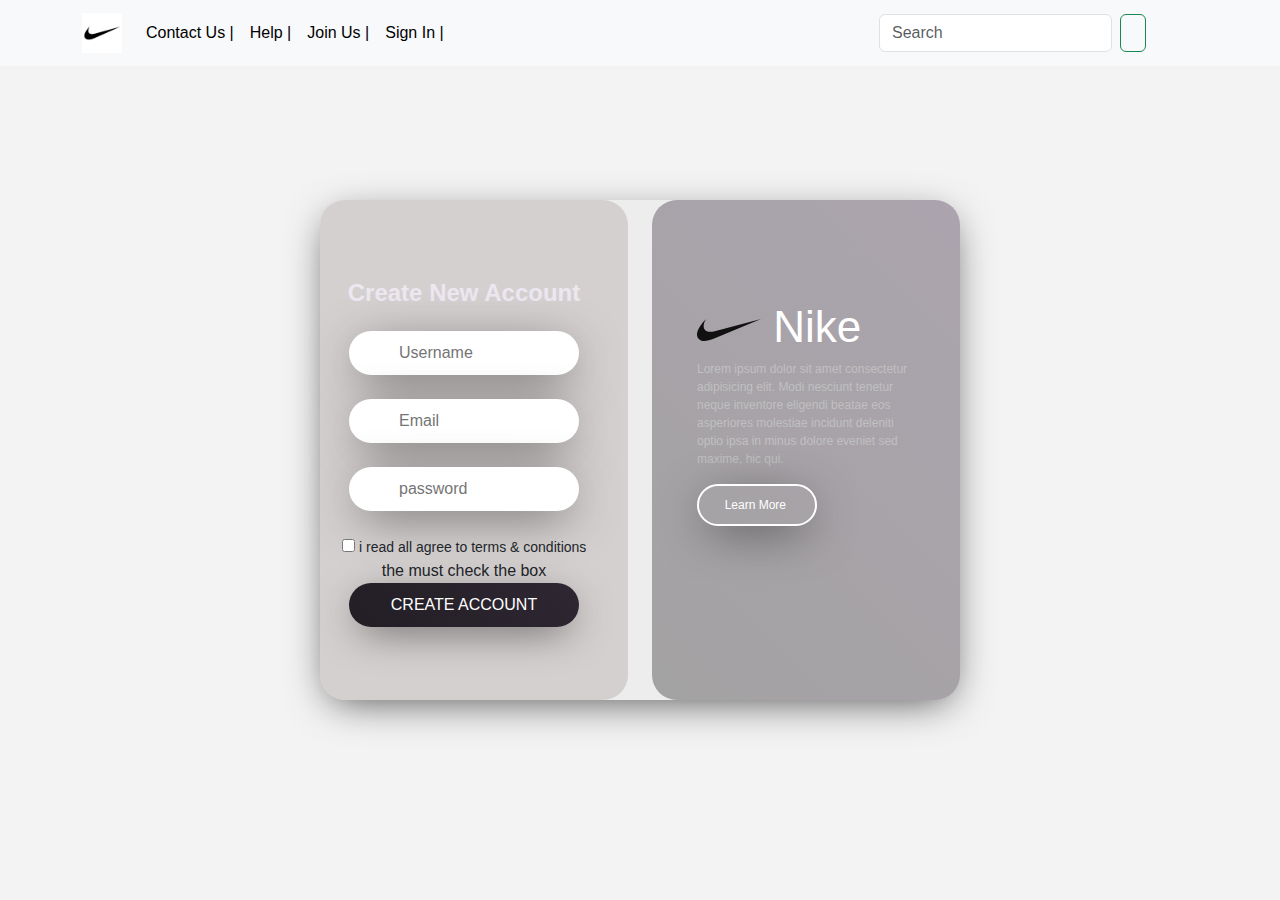
<file: create.html>
<!DOCTYPE html>
<html lang="en">
 <head>
      <meta charset="UTF-8">
       <meta name="viewport" content="width=device-width, initial-scale=1.0">
          
       <title>Nike | Account</title>
       <link href="https://cdn.jsdelivr.net/npm/bootstrap@5.3.3/dist/css/bootstrap.min.css" rel="stylesheet" integrity="sha384-QWTKZyjpPEjISv5WaRU9OFeRpok6YctnYmDr5pNlyT2bRjXh0JMhjY6hW+ALEwIH" crossorigin="anonymous">
       <script src="https://cdn.jsdelivr.net/npm/bootstrap@5.3.3/dist/js/bootstrap.bundle.min.js" integrity="sha384-YvpcrYf0tY3lHB60NNkmXc5s9fDVZLESaAA55NDzOxhy9GkcIdslK1eN7N6jIeHz" crossorigin="anonymous"></script>
       <script src="https://cdn.jsdelivr.net/npm/@popperjs/core@2.11.8/dist/umd/popper.min.js" integrity="sha384-I7E8VVD/ismYTF4hNIPjVp/Zjvgyol6VFvRkX/vR+Vc4jQkC+hVqc2pM8ODewa9r" crossorigin="anonymous"></script>
       <script src="https://cdn.jsdelivr.net/npm/bootstrap@5.3.3/dist/js/bootstrap.min.js" integrity="sha384-0pUGZvbkm6XF6gxjEnlmuGrJXVbNuzT9qBBavbLwCsOGabYfZo0T0to5eqruptLy" crossorigin="anonymous"></script>
       <link rel="stylesheet" href="create.css">
       <link rel="stylesheet" href="https://cdnjs.cloudflare.com/ajax/libs/font-awesome/6.6.0/css/all.min.css" integrity="sha512-Kc323vGBEqzTmouAECnVceyQqyqdsSiqLQISBL29aUW4U/M7pSPA/gEUZQqv1cwx4OnYxTxve5UMg5GT6L4JJg==" crossorigin="anonymous" referrerpolicy="no-referrer" />             
            
        <!-- fevicon -->
            <link rel="icon" type="image/png" href="favicon/favicon-96x96.png" sizes="96x96" />
        <link rel="icon" type="image/svg+xml" href="favicon/favicon.svg" />
        <link rel="shortcut icon" href="favicon/favicon.ico" />
        <link rel="apple-touch-icon" sizes="180x180" href="favicon/apple-touch-icon.png" />
        <link rel="manifest" href="favicon/site.webmanifest" />
  </head>
  <body>
            
        <!-- navbar1 -->

        

        <!-- navbar2 -->
        <nav class="navbar navbar-expand-lg bg-body-tertiary">
            <div class="container">
              <a class="navbar-brand" href="index.html"><img src="nike logo.jpeg" alt="logo" width="40px" height="40px"></a>
              <button class="navbar-toggler" type="button" data-bs-toggle="collapse" data-bs-target="#navbarTogglerDemo02" aria-controls="navbarTogglerDemo02" aria-expanded="false" aria-label="Toggle navigation">
                <span class="navbar-toggler-icon"></span>
              </button>
              <div class="collapse navbar-collapse" id="navbarTogglerDemo02">
                <ul class="navbar-nav justify-content-center me-auto mb-3 mb-lg-0 ">
                  <li class="nav-item">
                    <a class="nav-link active" aria-current="page" href="contact.html"><i class="fa-solid fa-phone"></i> Contact Us |</a>
                  </li>
                  <li class="nav-item">
                    <a class="nav-link active" aria-current="page" href="help.html"><i class="fa-brands fa-hire-a-helper"></i> Help  |</a>
                  </li>
                  <li class="nav-item">
                    <a class="nav-link active" href="joinus.html" > <i class="fa-regular fa-handshake"></i> Join Us  |</a>
                  </li>
                  <li class="nav-item">
                    <a class="nav-link active"  href="login.html"> <i class="fa-solid fa-user"></i> Sign In |</a>
                  </li>
                </ul>
            
                <form class="d-flex" role="search">
                  <input class="form-control me-2" type="search" placeholder="Search" aria-label="Search">
                  <button class="btn btn-outline-success" type="submit"><i class="fa-solid fa-magnifying-glass"></i></button> 
                <a href="#fev"> <button class="btn " type="submit"> <i class="fa-regular fa-heart"></i></button></a>
                <a href="#card"><button class="btn " type="submit"><i class="fa-solid fa-bucket"></i></button></a>
                </form>
              </div>
            </div>
          </nav>

<!-- create form  -->

    <div class="grid">
<div class="mycard">
 
     <div  class="row">
        <div class="col-md-6">
            <div class="myleftctn">
          
                <form  class=" myform text-center">

                    <header> Create New Account</header>
                    <div class="form-group">
                        <i class="fas fa-user"></i>
                        <input type="text" class="myinput" placeholder="Username" id="username "required>
                         <div class="invalid-feedback"> please fill out this field.
                             </div>
                    </div>
                    <br>

                    <div class="form-group">
                        <i class="fas fa-envelope"></i>
                        <input type="email" class="myinput" placeholder="Email" id="email "required>
                         
                    </div>
                    <br>
   
                    <div class="form-group">
                        <i class="fas fa-envelope"></i>
                        <input type="password" class="myinput" placeholder="password" id="password "required>
                         
                    </div>
                    <br>
                    
                      <div class="form-group">
                        <label>
                            <input type="checkbox" id="check_1" name="check_1" required >
                            <small> i read all agree to terms & conditions </small>
                            <div class="invalide-feedback"> the  must check the box</div>
                        </label>
                    </div>

                     
                    <input type="submit" class="butt" value="CREATE ACCOUNT">
                </form>
            

            </div>
        </div>

        <div class="col-md-6">
            <div class="myrightctn">
                <div class="box">
                    <header><img src="download (1).svg" alt="logo">
                    Nike</header>

                    <p>Lorem ipsum dolor sit amet consectetur adipisicing elit. Modi nesciunt tenetur neque inventore eligendi beatae eos asperiores molestiae incidunt deleniti optio ipsa in minus dolore eveniet sed maxime, hic qui.</p>
                
                    <input type="button" class="butt_out" value="Learn More ">
                
                
                </div>

            </div>
        </div>

     </div>
</div>
</div>

            
  </body>
  </html>
</file>
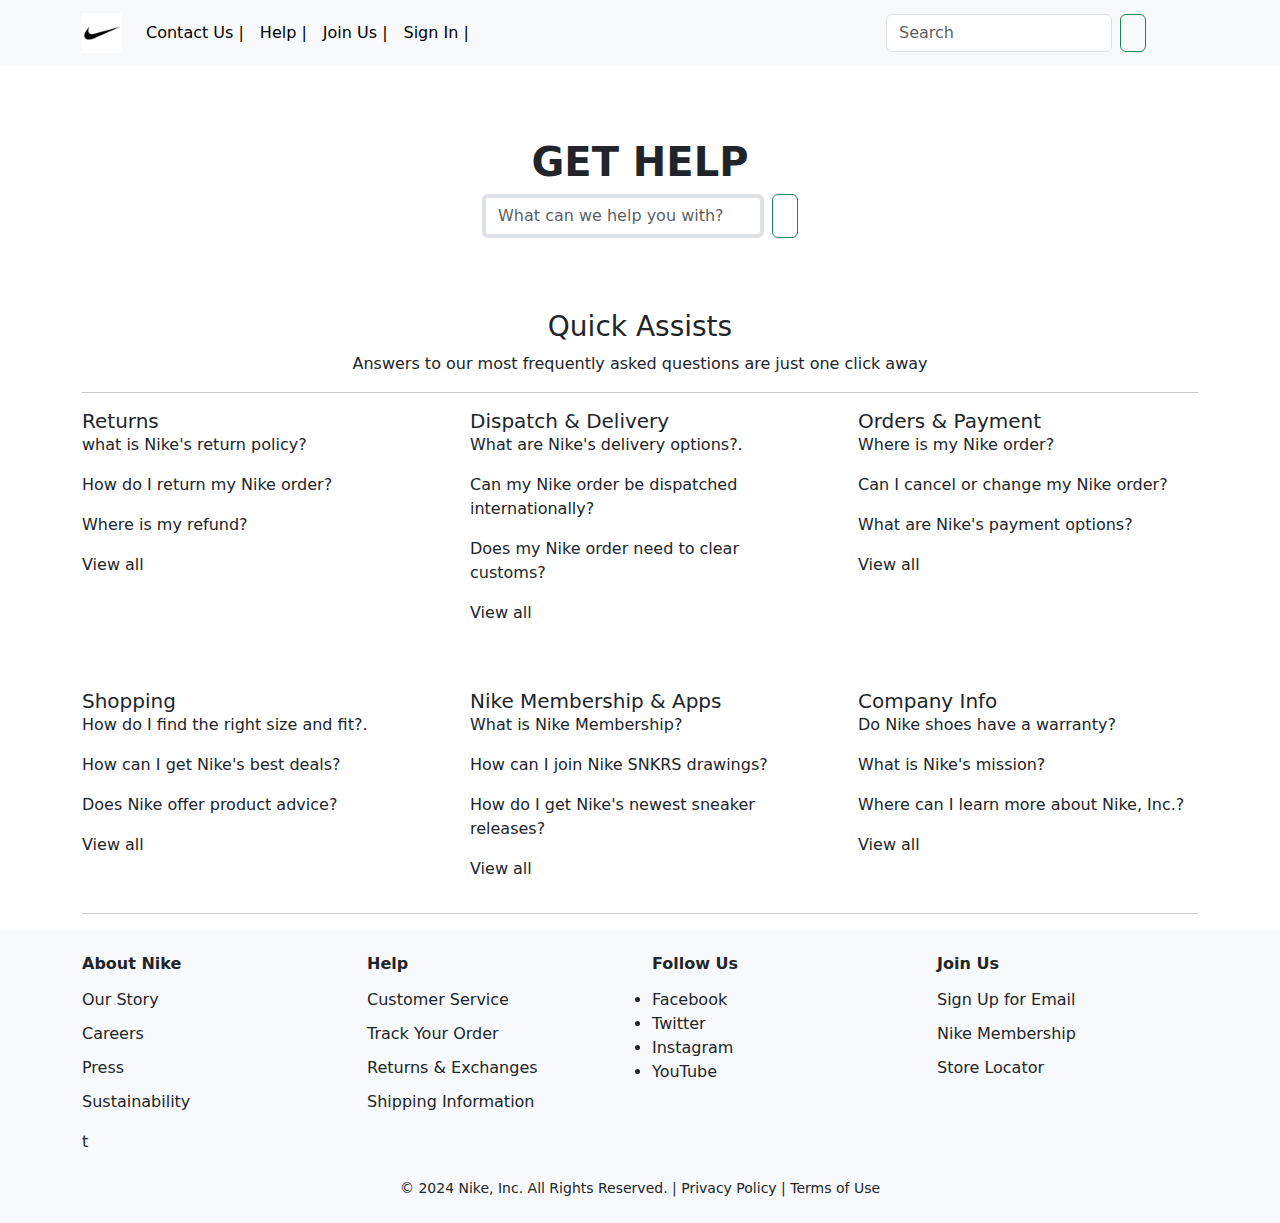
<file: help.html>
<!DOCTYPE html>
<html lang="en">
 <head>
      <meta charset="UTF-8">
       <meta name="viewport" content="width=device-width, initial-scale=1.0">
          
       <title>Nike |Help</title>
       <link href="https://cdn.jsdelivr.net/npm/bootstrap@5.3.3/dist/css/bootstrap.min.css" rel="stylesheet" integrity="sha384-QWTKZyjpPEjISv5WaRU9OFeRpok6YctnYmDr5pNlyT2bRjXh0JMhjY6hW+ALEwIH" crossorigin="anonymous">
       <script src="https://cdn.jsdelivr.net/npm/bootstrap@5.3.3/dist/js/bootstrap.bundle.min.js" integrity="sha384-YvpcrYf0tY3lHB60NNkmXc5s9fDVZLESaAA55NDzOxhy9GkcIdslK1eN7N6jIeHz" crossorigin="anonymous"></script>
       <script src="https://cdn.jsdelivr.net/npm/@popperjs/core@2.11.8/dist/umd/popper.min.js" integrity="sha384-I7E8VVD/ismYTF4hNIPjVp/Zjvgyol6VFvRkX/vR+Vc4jQkC+hVqc2pM8ODewa9r" crossorigin="anonymous"></script>
       <script src="https://cdn.jsdelivr.net/npm/bootstrap@5.3.3/dist/js/bootstrap.min.js" integrity="sha384-0pUGZvbkm6XF6gxjEnlmuGrJXVbNuzT9qBBavbLwCsOGabYfZo0T0to5eqruptLy" crossorigin="anonymous"></script>
       <link rel="stylesheet" href="help.css">
       <link rel="stylesheet" href="https://cdnjs.cloudflare.com/ajax/libs/font-awesome/6.6.0/css/all.min.css" integrity="sha512-Kc323vGBEqzTmouAECnVceyQqyqdsSiqLQISBL29aUW4U/M7pSPA/gEUZQqv1cwx4OnYxTxve5UMg5GT6L4JJg==" crossorigin="anonymous" referrerpolicy="no-referrer" />             
            
        <!-- fevicon -->
            <link rel="icon" type="image/png" href="favicon/favicon-96x96.png" sizes="96x96" />
        <link rel="icon" type="image/svg+xml" href="favicon/favicon.svg" />
        <link rel="shortcut icon" href="favicon/favicon.ico" />
        <link rel="apple-touch-icon" sizes="180x180" href="favicon/apple-touch-icon.png" />
        <link rel="manifest" href="favicon/site.webmanifest" />
  </head>
  <body>
            
        <!-- navbar1 -->
        <nav class="navbar navbar-expand-lg bg-body-tertiary">
            <div class="container">
              <a class="navbar-brand" href="index.html"><img src="nike logo.jpeg" alt="logo" width="40px" height="40px"></a>
              <button class="navbar-toggler" type="button" data-bs-toggle="collapse" data-bs-target="#navbarTogglerDemo02" aria-controls="navbarTogglerDemo02" aria-expanded="false" aria-label="Toggle navigation">
                <span class="navbar-toggler-icon"></span>
              </button>
              <div class="collapse navbar-collapse" id="navbarTogglerDemo02">
                <ul class="navbar-nav justify-content-center me-auto mb-3 mb-lg-0 ">
                  <li class="nav-item">
                    <a class="nav-link active" aria-current="page" href="contact.html"><i class="fa-solid fa-phone"></i> Contact Us |</a>
                  </li>
                  <li class="nav-item">
                    <a class="nav-link active" aria-current="page" href="help.html"><i class="fa-brands fa-hire-a-helper"></i> Help  |</a>
                  </li>
                  <li class="nav-item">
                    <a class="nav-link active" aria-current="page" href="joinus.html"><i class="fa-regular fa-handshake"></i> Join Us  |</a>
                  </li>
                  <li class="nav-item">
                    <a class="nav-link active" aria-current="page" href="login.html"> <i class="fa-solid fa-user"></i> Sign In |</a>
                  </li>
                </ul>
              
                <form class="d-flex" role="search">
                  <input class="form-control me-2" type="search" placeholder="Search" aria-label="Search">
                  <button class="btn btn-outline-success" type="submit"><i class="fa-solid fa-magnifying-glass"></i></button> 
                <a href="#fev"> <button class="btn " type="submit"> <i class="fa-regular fa-heart"></i></button></a>
                <a href="#card"><button class="btn " type="submit"><i class="fa-solid fa-bucket"></i></button></a>
                </form>
              </div>
            </div>
          </nav>

              <!-- Hero Section -->
          
              <section class="hero bg-white text-dark text-center justify-content-center">
                
                <div class="container">
                  <br><br><br>
                  <h1 class=" fw-bolder">GET HELP</h1>
                  <form class="d-flex" role="search">
                    <input class="form-control me-2 border-4" type="search" placeholder="What can we help you with?" aria-label="Search" style="margin-left:400px ;">
                    <button class="btn btn-outline-success" type="submit" style="margin-right: 400px;"><i class="fa-solid fa-magnifying-glass"></i></button> 
                  </form>
                  <br><br><br>
                  <h3>Quick Assists</h3>
                  <p>Answers to our most frequently asked questions are just one click away</p>
                  <hr>
                </div>
    
              </section>
             
    
              <!-- card section  -->
               <div class="container">
              <div class="row row-cols-1 row-cols-md-3 g-5">
                <div class="col">
                 
                    
                    <div class="card-body">
                      <h5 class="card-title">Returns</h5>

                      <p class="card-text"> what is Nike's return policy? </p>
                       <p> How do I return my Nike order?</p>
                       <p >Where is my refund?        </p>            
                        <p>View all</p>
                      
                    </div>
                  </div>
                

                <div class="col">
                  
                    <div class="card-body">
                      <h5 class="card-title">Dispatch & Delivery</h5>
                      <p class="card-text">What are Nike's delivery options?.</p>
                      <p>Can my Nike order be dispatched internationally?</p>
                      <p>Does my Nike order need to clear customs?</p>
                      <p>View all</p>
                    </div>
                  </div>
                

                <div class="col">
                  
                    <div class="card-body">
                      <h5 class="card-title">Orders & Payment</h5>
                      <p class="card-text">Where is my Nike order?</p>
                      <p>Can I cancel or change my Nike order?</p>
                      <p>What are Nike's payment options?</p>
                      <P>View all</P>
                    </div>
                  </div>
               
                <div class="col">
                 
                    <div class="card-body">
                      <h5 class="card-title">Shopping</h5>
                      <p class="card-text">How do I find the right size and fit?.</p>
                      <p>How can I get Nike's best deals?</p>
                      <p>Does Nike offer product advice?</p>
                      <p>View all</p>
                    </div>
                  </div>

                  <div class="col">
                 
                    <div class="card-body">
                      <h5 class="card-title">Nike Membership & Apps</h5>
                      <p class="card-text">What is Nike Membership?</p>
                      <p>How can I join Nike SNKRS drawings? </p>
                      <p>How do I get Nike's newest sneaker releases?</p>
                      <p>View all</p>
                    </div>
                  </div>
                      
                  <div class="col">
                 
                    <div class="card-body">
                      <h5 class="card-title">Company Info</h5>
                      <p class="card-text">Do Nike shoes have a warranty?</p>
                      <p>What is Nike's mission?</p>
                      <p>Where can I learn more about Nike, Inc.?</p>
                      <p>View all</p>
                    </div>
                  </div>
                 </div>
                 <hr>
                </div>
               

               
                 
    <!-- Footer Section -->
    <footer class="bg-light text-dark py-4">
        <div class="container">
            <div class="row">
                <div class="col-md-3">
                    <h5>About Nike</h5>
                    <ul class="list-unstyled">
                        <li><a href="#" class="text-dark">Our Story</a></li>
                        <li><a href="#" class="text-dark">Careers</a></li>
                        <li><a href="#" class="text-dark">Press</a></li>
                        <li><a href="#" class="text-dark">Sustainability</a></li>
                    </ul>
                </div>
                <div class="col-md-3">
                    <h5>Help</h5>
                    <ul class="list-unstyled">
                        <li><a href="#" class="text-dark">Customer Service</a></li>
                        <li><a href="#" class="text-dark">Track Your Order</a></li>
                        <li><a href="#" class="text-dark">Returns & Exchanges</a></li>
                        <li><a href="#" class="text-dark">Shipping Information</a></li>
                    </ul>
                </div>
                <div class="col-md-3">
                    <h5>Follow Us</h5>
                    <li><a href="#" class="text-dark"> <i class="fa-brands fa-facebook"></i> Facebook</a></li>
                    <li><a href="#" class="text-dark"> <i class="fa-brands fa-twitter"></i> Twitter</a></li>
                    <li><a href="#" class="text-dark"> <i class="fa-brands fa-instagram"></i> Instagram</a></li>
                    <li><a href="#" class="text-dark"> <i class="fa-brands fa-youtube"></i> YouTube</a></li>
               
                </div>
                <div class="col-md-3">
                    <h5>Join Us</h5>
                    <ul class="list-unstyled">
                        <li><a href="#" class="text-dark">Sign Up for Email</a></li>
                        <li><a href="#" class="text-dark">Nike Membership</a></li>
                        <li><a href="#" class="text-dark">Store Locator</a></li>
                    </ul>
                </div>
            </div>
  t
            <!-- Copyright Section -->
            <div class="row mt-4">
                <div class="col-12 text-center">
                    <p>&copy; 2024 Nike, Inc. All Rights Reserved. | <a href="#" class="text-dark">Privacy Policy</a> | <a href="#" class="text-dark">Terms of Use</a></p>
                </div>
            </div>
        </div>
    </footer>

              


          </body>
          </html>
</file>
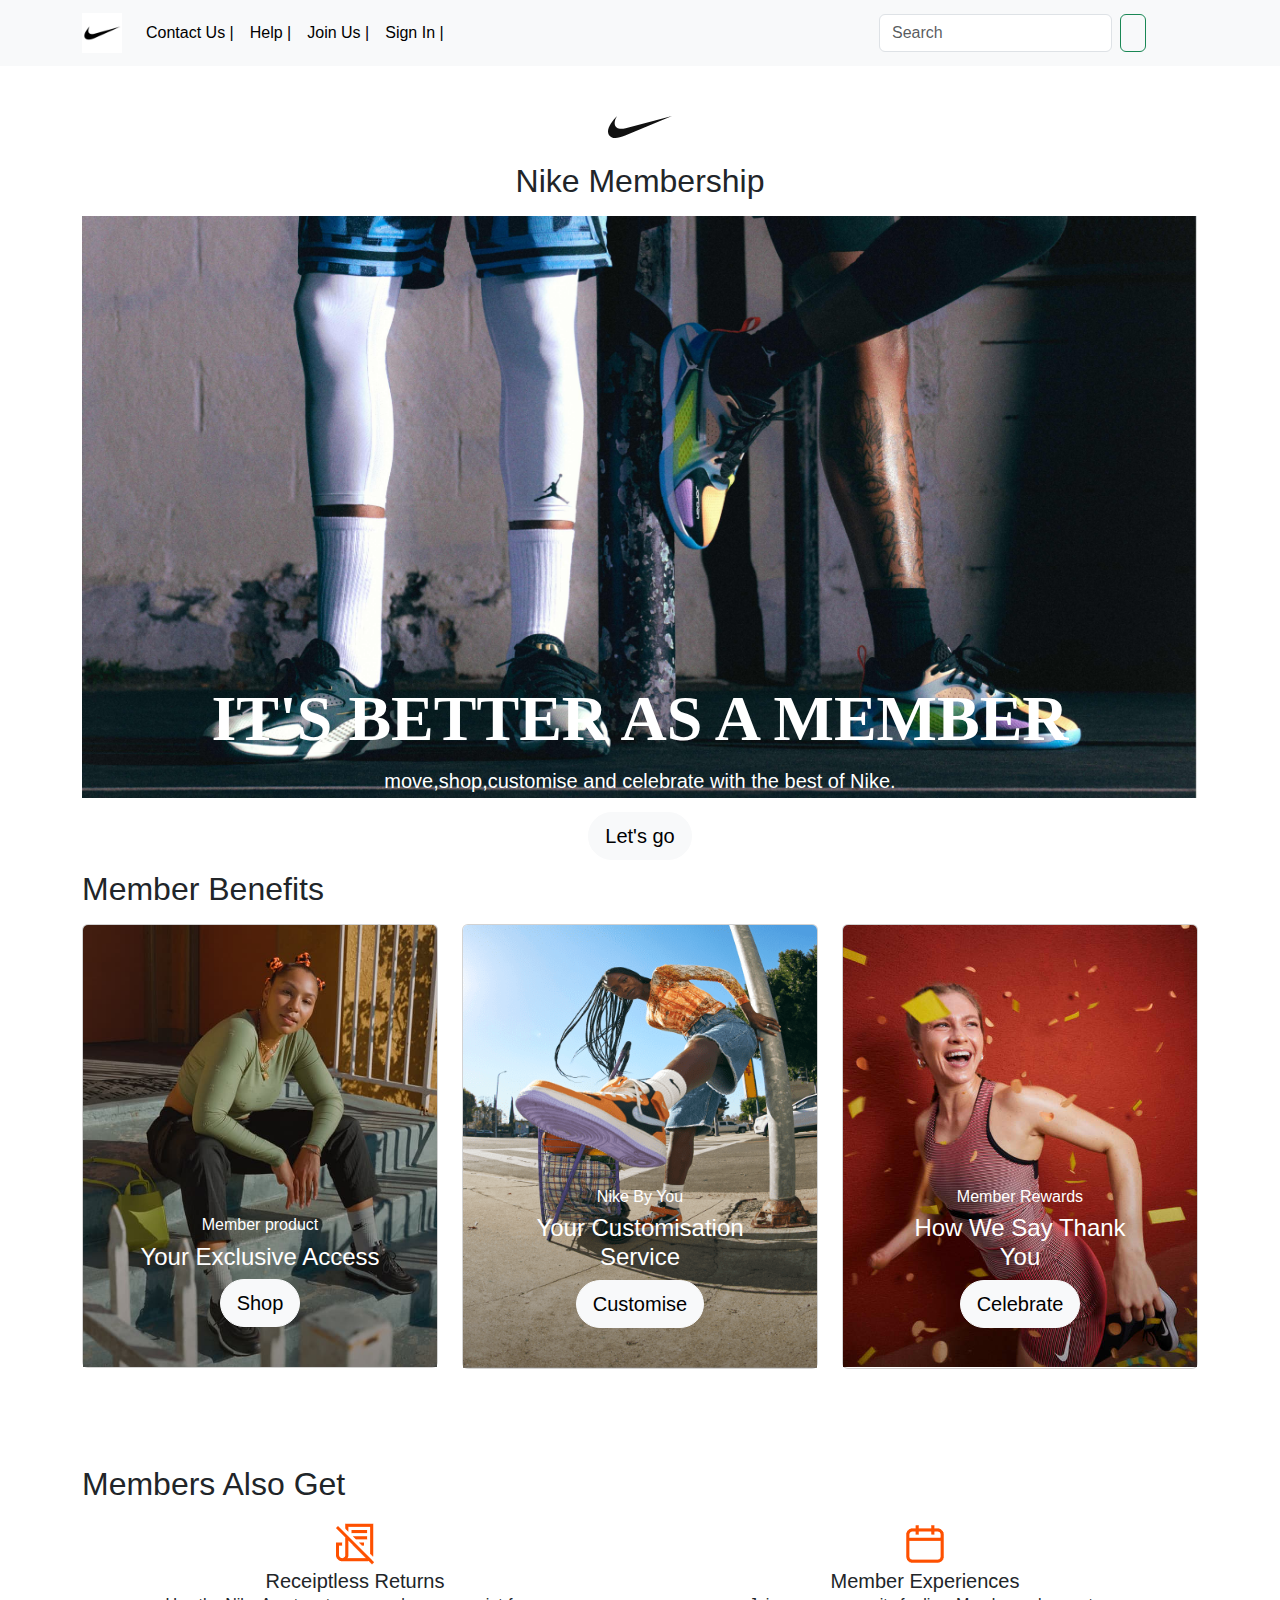
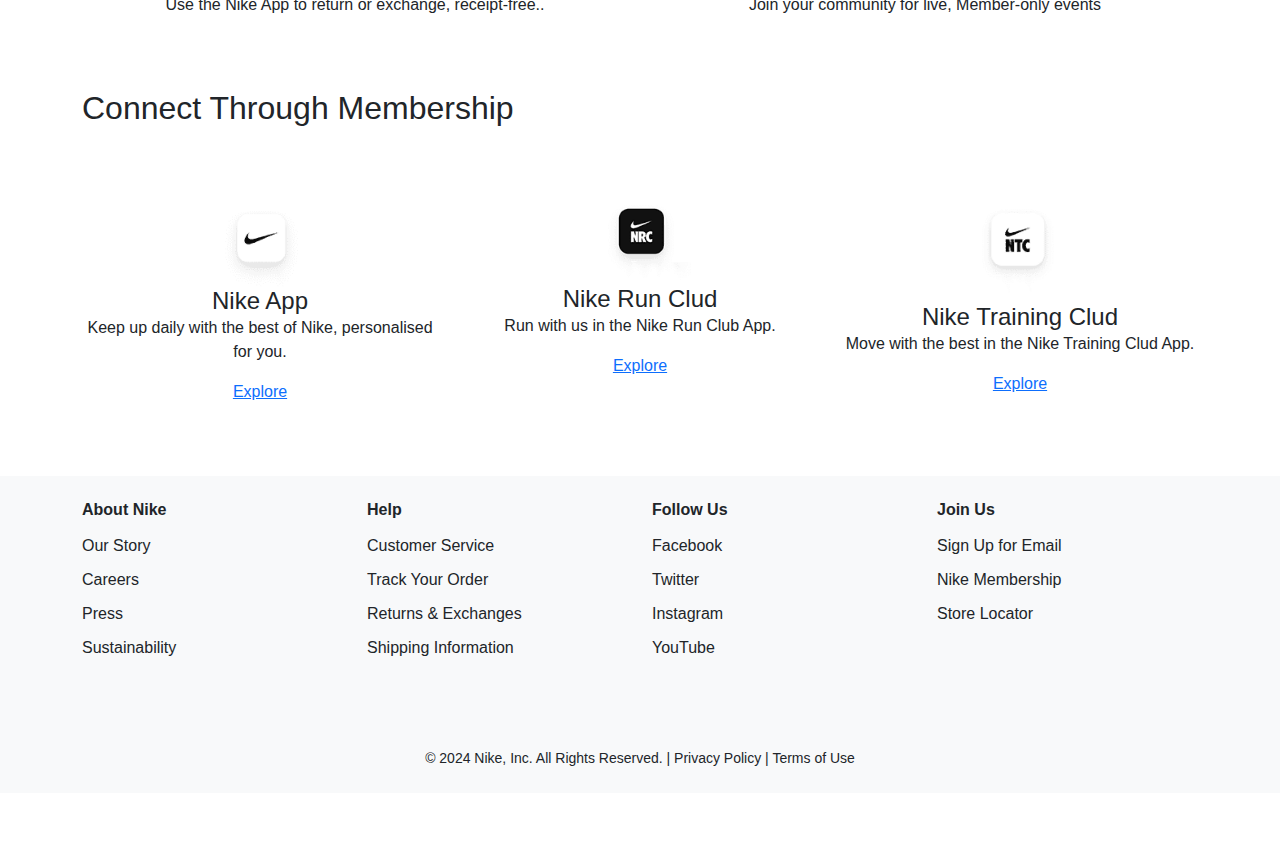
<file: joinus.html>
<!DOCTYPE html>
<html lang="en">
 <head>
      <meta charset="UTF-8">
       <meta name="viewport" content="width=device-width, initial-scale=1.0">
          
       <title>Nike | Join Us</title>
       <link href="https://cdn.jsdelivr.net/npm/bootstrap@5.3.3/dist/css/bootstrap.min.css" rel="stylesheet" integrity="sha384-QWTKZyjpPEjISv5WaRU9OFeRpok6YctnYmDr5pNlyT2bRjXh0JMhjY6hW+ALEwIH" crossorigin="anonymous">
       <script src="https://cdn.jsdelivr.net/npm/bootstrap@5.3.3/dist/js/bootstrap.bundle.min.js" integrity="sha384-YvpcrYf0tY3lHB60NNkmXc5s9fDVZLESaAA55NDzOxhy9GkcIdslK1eN7N6jIeHz" crossorigin="anonymous"></script>
       <script src="https://cdn.jsdelivr.net/npm/@popperjs/core@2.11.8/dist/umd/popper.min.js" integrity="sha384-I7E8VVD/ismYTF4hNIPjVp/Zjvgyol6VFvRkX/vR+Vc4jQkC+hVqc2pM8ODewa9r" crossorigin="anonymous"></script>
       <script src="https://cdn.jsdelivr.net/npm/bootstrap@5.3.3/dist/js/bootstrap.min.js" integrity="sha384-0pUGZvbkm6XF6gxjEnlmuGrJXVbNuzT9qBBavbLwCsOGabYfZo0T0to5eqruptLy" crossorigin="anonymous"></script>
       <link rel="stylesheet" href="index.css">
       <link rel="stylesheet" href="https://cdnjs.cloudflare.com/ajax/libs/font-awesome/6.6.0/css/all.min.css" integrity="sha512-Kc323vGBEqzTmouAECnVceyQqyqdsSiqLQISBL29aUW4U/M7pSPA/gEUZQqv1cwx4OnYxTxve5UMg5GT6L4JJg==" crossorigin="anonymous" referrerpolicy="no-referrer" />             
            
        <!-- fevicon -->
            <link rel="icon" type="image/png" href="favicon/favicon-96x96.png" sizes="96x96" />
        <link rel="icon" type="image/svg+xml" href="favicon/favicon.svg" />
        <link rel="shortcut icon" href="favicon/favicon.ico" />
        <link rel="apple-touch-icon" sizes="180x180" href="favicon/apple-touch-icon.png" />
        <link rel="manifest" href="favicon/site.webmanifest" />
  </head>
  <body>
            
        <!-- navbar1 -->

        

        <!-- navbar2 -->
        <nav class="navbar navbar-expand-lg bg-body-tertiary">
            <div class="container">
              <a class="navbar-brand" href="index.html"><img src="nike logo.jpeg" alt="logo" width="40px" height="40px"></a>
              <button class="navbar-toggler" type="button" data-bs-toggle="collapse" data-bs-target="#navbarTogglerDemo02" aria-controls="navbarTogglerDemo02" aria-expanded="false" aria-label="Toggle navigation">
                <span class="navbar-toggler-icon"></span>
              </button>
              <div class="collapse navbar-collapse" id="navbarTogglerDemo02">
                <ul class="navbar-nav justify-content-center me-auto mb-3 mb-lg-0 ">
                  <li class="nav-item">
                    <a class="nav-link active" aria-current="page" href="contact.html"><i class="fa-solid fa-phone"></i> Contact Us |</a>
                  </li>
                  <li class="nav-item">
                    <a class="nav-link active" aria-current="page" href="help.html"><i class="fa-brands fa-hire-a-helper"></i> Help  |</a>
                  </li>
                  <li class="nav-item">
                    <a class="nav-link active" href="joinus.html" > <i class="fa-regular fa-handshake"></i> Join Us  |</a>
                  </li>
                  <li class="nav-item">
                    <a class="nav-link active"  href="login.html"> <i class="fa-solid fa-user"></i> Sign In |</a>
                  </li>
                </ul>
              
                <form class="d-flex" role="search">
                  <input class="form-control me-2" type="search" placeholder="Search" aria-label="Search">
                  <button class="btn btn-outline-success" type="submit"><i class="fa-solid fa-magnifying-glass"></i></button> 
                <a href="#fev"> <button class="btn " type="submit"> <i class="fa-regular fa-heart"></i></button></a>
                <a href="#card"><button class="btn " type="submit"><i class="fa-solid fa-bucket"></i></button></a>
                </form>
              </div>
            </div>
          </nav>

          <!-- Hero Section -->
          
          <section class="hero bg-white text-dark text-center py-5">
            <div class="container">
                <img src="download (1).svg" class="img-fluid" alt="hero image">
                <br><br>
                <h2 class="text-strat mb-3"> Nike Membership</h2>
                
                <img src="hero4.jpg" class="img-fluid" alt="hero image">
                <div class="carousel-caption d-flex d-md-block">
            
                    <h1 class=" fw-bolder">IT'S BETTER AS A MEMBER</h1>
                    <p class="lead">move,shop,customise and celebrate with the best of Nike.</p>
                    <a href="#" class="btn btn-light btn-lg rounded-pill">Let's go</a>
                  </div>
            </div>
            <br>
           

          </section>

          <!-- letest Product section  -->
           <div class="container">
            <h2 class="text-strat mb-3"> Member Benefits</h2>
          <div class="row row-cols-1 row-cols-md-3 g-4">
            <div class="col">
              <div class="card h-90">
                <img src="benifit1.jpg" class="card-img-top" alt="...">
                <div class="carousel-caption d-none d-md-block">
                    <h6>Member product</h6>
                  <h4>Your Exclusive Access</h4>
                  <a href="#" class="btn btn-light btn-lg rounded-pill">Shop </a>
                 
                </div>
              </div>
            </div>
            <div class="col">
              <div class="card h-100">
                <img src="benifit2.png" class="card-img-top" alt="...">
                <div class="carousel-caption d-none d-md-block">
                    <h6>Nike By You</h6>
                  <h4>Your Customisation Service</h4>
                  <a href="#" class="btn btn-light btn-lg rounded-pill">Customise</a>
                 
                </div>
              </div>
            </div>
            <div class="col">
              <div class="card h-100">
                <img src="benifit3.jpg" class="card-img-top" alt="letestimg">
                <div class="carousel-caption d-none d-md-block">
                    <h6>Member Rewards</h6>
                  <h4>How We Say Thank You</h4>
                  <a href="#" class="btn btn-light btn-lg rounded-pill">Celebrate</a>
                 
                </div>
              </div>
            </div>
            
          </div>
          </div><br><br><br><br>
     
 
    <div class="container">
        <h2 class="text-strat mb-3"> Members Also Get</h2>
          <div class="row">
            <div class="col-sm-6 mb-3 mb-sm-0">
              <div class="box">
                <div class="card-body text-center">
                    <img src="member2.png" alt="logo">
                  <h5 class="card-title">Receiptless Returns</h5>
                  <p class="card-text">Use the Nike App to return
                    or exchange, receipt-free..</p>
                  </div>
              </div>
            </div>
            <div class="col-sm-6 ">
              <div class="box">
                <div class="card-body  text-center">
                    <img src="member1.png" alt="logo">
                  <h5 class="card-title">Member Experiences</h5>
                  <p class="card-text">Join your community for
                    live, Member-only events</p>
                
                </div>
              </div>
            </div>
          </div>
        </div><br><br><br>
        

        
           <div class="container">
            <h2 class="text-strat mb-3"> Connect Through Membership</h2>
        <div class="row row-cols-1 row-cols-md-3 g-4 text-center">
            <div class="col">
              <div class="box">
                <img src="connect1.png" class="card-img-top" alt="...">
                <div class="card-body">
                  <h4 class="card-title">Nike App</h4>
                  <p class="card-text">Keep up daily with the best of Nike, personalised for you.</p>
                   <a href="#"> Explore</a>
                </div>
              </div>
            </div>
            <div class="col">
              <div class="box">
                <img src="connect2.png" class="card-img-top" alt="...">
                <h4 class="card-title">Nike Run Clud</h4>
                  <p class="card-text">Run with us in the Nike Run Club App. </p>
                  <a href="#"> Explore</a>
                <div class="card-body">
                  
                </div>
              </div>
            </div>
            <div class="col">
              <div class="box">
                <img src="connect3.png" class="card-img-top" alt="...">
                <div class="card-body">
                  <h4 class="card-title">Nike Training Clud</h4>
                  <p class="card-text">Move with the best in the  Nike Training Clud App.</p>
                  <a href="#"> Explore</a>
                </div>
              </div>
            </div>
        </div>
          </div>


          <br><br><br>

            <!-- Footer Section -->
    <footer class="bg-light text-dark py-4">
        <div class="container">
            <div class="row">
                <div class="col-md-3">
                    <h5>About Nike</h5>
                    <ul class="list-unstyled">
                        <li><a href="#" class="text-dark">Our Story</a></li>
                        <li><a href="#" class="text-dark">Careers</a></li>
                        <li><a href="#" class="text-dark">Press</a></li>
                        <li><a href="#" class="text-dark">Sustainability</a></li>
                    </ul>
                </div>
                <div class="col-md-3">
                    <h5>Help</h5>
                    <ul class="list-unstyled">
                        <li><a href="#" class="text-dark">Customer Service</a></li>
                        <li><a href="#" class="text-dark">Track Your Order</a></li>
                        <li><a href="#" class="text-dark">Returns & Exchanges</a></li>
                        <li><a href="#" class="text-dark">Shipping Information</a></li>
                    </ul>
                </div>
                <div class="col-md-3">
                    <h5>Follow Us</h5>
                    <ul class="list-unstyled">
                      <li><a href="#" class="text-dark"> <i class="fa-brands fa-facebook"></i> Facebook</a></li>
                      <li><a href="#" class="text-dark"> <i class="fa-brands fa-twitter"></i> Twitter</a></li>
                      <li><a href="#" class="text-dark"> <i class="fa-brands fa-instagram"></i> Instagram</a></li>
                      <li><a href="#" class="text-dark"> <i class="fa-brands fa-youtube"></i> YouTube</a></li>
                  </ul>
                </div>
                <div class="col-md-3">
                    <h5>Join Us</h5>
                    <ul class="list-unstyled">
                        <li><a href="#" class="text-dark">Sign Up for Email</a></li>
                        <li><a href="#" class="text-dark">Nike Membership</a></li>
                        <li><a href="#" class="text-dark">Store Locator</a></li>
                    </ul>
                </div>
            </div>
            <br><br>
  
            <!-- Copyright Section -->
            <div class="row mt-4">
                <div class="col-12 text-center">
                    <p>&copy; 2024 Nike, Inc. All Rights Reserved. | <a href="#" class="text-dark">Privacy Policy</a> | <a href="#" class="text-dark">Terms of Use</a></p>
                </div>
            </div>
        </div>
    </footer>
    <br><br>
          </body>
</html>
</file>
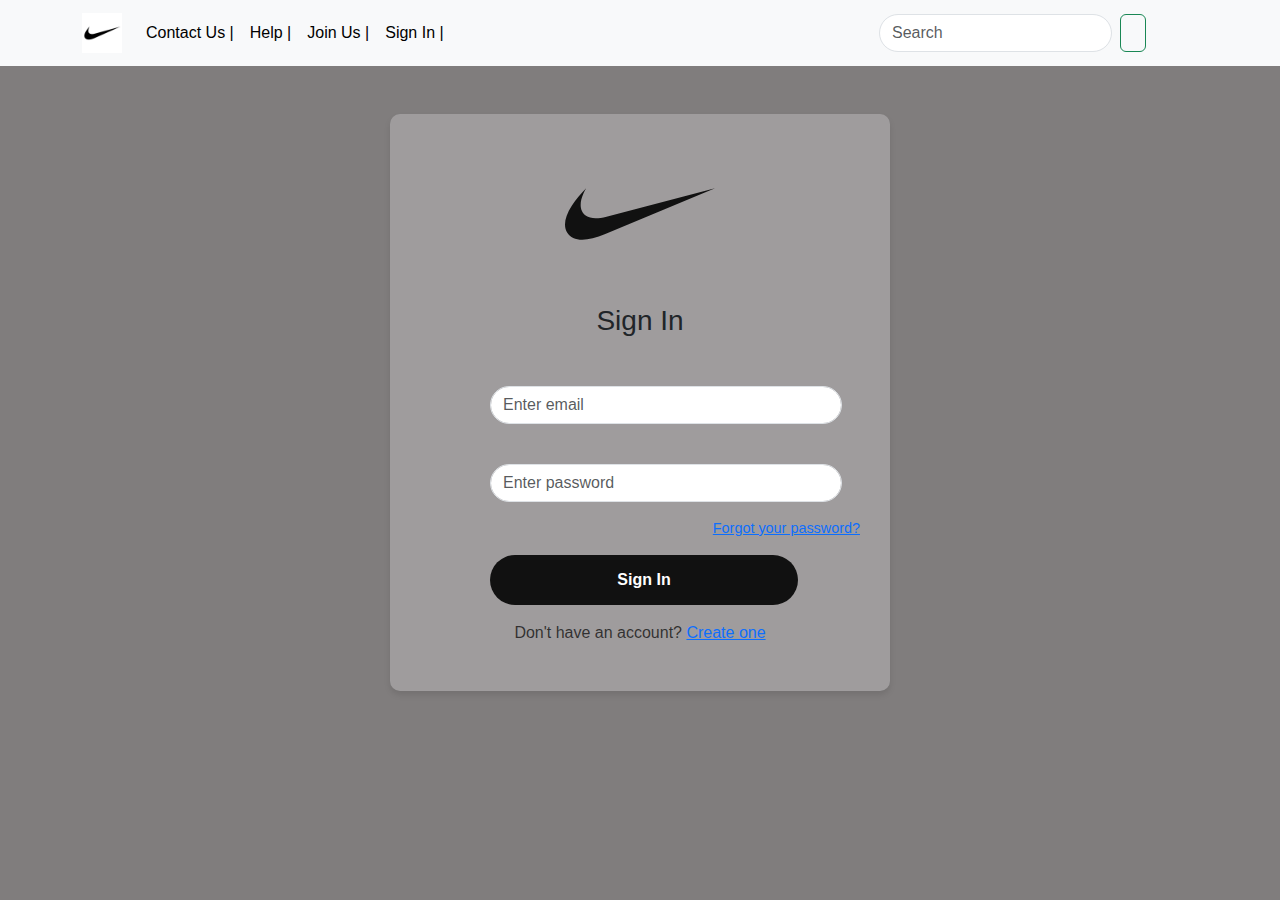
<file: login.html>
<!DOCTYPE html>
<html lang="en">
 <head>
      <meta charset="UTF-8">
       <meta name="viewport" content="width=device-width, initial-scale=1.0">
          
       <title>Nike |Login</title>
       <link href="https://cdn.jsdelivr.net/npm/bootstrap@5.3.3/dist/css/bootstrap.min.css" rel="stylesheet" integrity="sha384-QWTKZyjpPEjISv5WaRU9OFeRpok6YctnYmDr5pNlyT2bRjXh0JMhjY6hW+ALEwIH" crossorigin="anonymous">
       <script src="https://cdn.jsdelivr.net/npm/bootstrap@5.3.3/dist/js/bootstrap.bundle.min.js" integrity="sha384-YvpcrYf0tY3lHB60NNkmXc5s9fDVZLESaAA55NDzOxhy9GkcIdslK1eN7N6jIeHz" crossorigin="anonymous"></script>
       <script src="https://cdn.jsdelivr.net/npm/@popperjs/core@2.11.8/dist/umd/popper.min.js" integrity="sha384-I7E8VVD/ismYTF4hNIPjVp/Zjvgyol6VFvRkX/vR+Vc4jQkC+hVqc2pM8ODewa9r" crossorigin="anonymous"></script>
       <script src="https://cdn.jsdelivr.net/npm/bootstrap@5.3.3/dist/js/bootstrap.min.js" integrity="sha384-0pUGZvbkm6XF6gxjEnlmuGrJXVbNuzT9qBBavbLwCsOGabYfZo0T0to5eqruptLy" crossorigin="anonymous"></script>
       <link rel="stylesheet" href="login.css">
       <link rel="stylesheet" href="https://cdnjs.cloudflare.com/ajax/libs/font-awesome/6.6.0/css/all.min.css" integrity="sha512-Kc323vGBEqzTmouAECnVceyQqyqdsSiqLQISBL29aUW4U/M7pSPA/gEUZQqv1cwx4OnYxTxve5UMg5GT6L4JJg==" crossorigin="anonymous" referrerpolicy="no-referrer" />             
            
        <!-- fevicon -->
            <link rel="icon" type="image/png" href="favicon/favicon-96x96.png" sizes="96x96" />
        <link rel="icon" type="image/svg+xml" href="favicon/favicon.svg" />
        <link rel="shortcut icon" href="favicon/favicon.ico" />
        <link rel="apple-touch-icon" sizes="180x180" href="favicon/apple-touch-icon.png" />
        <link rel="manifest" href="favicon/site.webmanifest" />
  </head>
  <body>
            
        <!-- navbar1 -->
        <nav class="navbar navbar-expand-lg bg-body-tertiary">
            <div class="container">
              <a class="navbar-brand" href="#"><img src="nike logo.jpeg" alt="logo" width="40px" height="40px"></a>
              <button class="navbar-toggler" type="button" data-bs-toggle="collapse" data-bs-target="#navbarTogglerDemo02" aria-controls="navbarTogglerDemo02" aria-expanded="false" aria-label="Toggle navigation">
                <span class="navbar-toggler-icon"></span>
              </button>
              <div class="collapse navbar-collapse" id="navbarTogglerDemo02">
                <ul class="navbar-nav justify-content-center me-auto mb-3 mb-lg-0 ">
                  <li class="nav-item">
                    <a class="nav-link active" aria-current="page" href="contact.html"><i class="fa-solid fa-phone"></i> Contact Us |</a>
                  </li>
                  <li class="nav-item">
                    <a class="nav-link active" aria-current="page" href="help.html"><i class="fa-brands fa-hire-a-helper"></i> Help  |</a>
                  </li>
                  <li class="nav-item">
                    <a class="nav-link active" href="joinus.html" > <i class="fa-regular fa-handshake"></i> Join Us  |</a>
                  </li>
                  <li class="nav-item">
                    <a class="nav-link active"  href="login.html"> <i class="fa-solid fa-user"></i> Sign In |</a>
                  </li>
                </ul>
              
                <form class="d-flex" role="search">
                  <input class="form-control me-2" type="search" placeholder="Search" aria-label="Search">
                  <button class="btn btn-outline-success" type="submit"><i class="fa-solid fa-magnifying-glass"></i></button> 
                <a href="#fev"> <button class="btn " type="submit"> <i class="fa-regular fa-heart"></i></button></a>
                <a href="#card"><button class="btn " type="submit"><i class="fa-solid fa-bucket"></i></button></a>
                </form>
              </div>
            </div>
          </nav>

         <!-- form  -->
         <div class="container mt-5">
            <div class="signin-container">
                <img src="download (1).svg" alt="Nike Logo" class="nike-logo" height="140px">
                
                <h3 class="text-center mb-4 text-dark ">Sign In</h3>
                
                <!-- Sign In Form -->
                <form>
                    <div class="mb-3">
                        <label for="email" class="form-label"></label>
                        <input type="email" class="form-control" id="email" placeholder="Enter email" required>
                    </div>
                    <div class="mb-3">
                        <label for="password" class="form-label"></label>
                        <input type="password" class="form-control" id="password" placeholder="Enter password" required>
                    </div>
                    <a href="#" class="forgot-password">Forgot your password?</a>
                    
                    <button type="submit" class="btn btn-nike mt-3">Sign In</button>
                </form>
    
              
    
                <!-- Create Account link -->
                <div class="text-center mt-3">
                    <p>Don't have an account? <a href="create.html">Create one</a></p>
                </div>
            </div>
        </div>
</body>
</html>
</file>
<file: index.css>
* {
    margin: 0;
    padding: 0;
    box-sizing: border-box;
    font-family: Arial, sans-serif;
}


.hero {
  
    background-size: cover;
    background-position: center;
  }
  
  .hero h1 {
    font-size: 4rem;
    font-weight: bold;
  }
  .fw-bolder{
 font-size:xx-large;
 font-family:'Times New Roman', Times, serif;
  }
  

/* footer */
/* Custom styles for footer */
footer {
  background-color: #fefbfb; 
  color: #0a0a0a; 
  padding: 30px 0; 
}

footer h5 {
  font-size: 16px;
  font-weight: 600;
  margin-bottom: 15px;
}

footer ul {
  list-style: none;
  padding: 0;
}

footer ul li {
  margin-bottom: 10px;
}

footer a {
  text-decoration: none;
  color: #bbb;
  transition: color 0.3s ease;
}

footer a:hover {
  color: #fff;
}

/* Copyright styling */
footer .row .col-12 {
  font-size: 14px;
}

footer .row .col-12 p {
  margin: 0;
}

footer .row .col-12 a {
  color: #bbb;
}

footer .row .col-12 a:hover {
  color: #fff;
}
</file>
<file: contact.css>
.form-container {
    background-color: white;
    padding: 30px;
    border-radius: 8px;
    box-shadow: 0 4px 6px rgba(0, 0, 0, 0.1);
    width: 100%;
    max-width: 500px;
    margin: auto;
}


h2 {
    margin-bottom: 20px;
}


.btn {
    padding: 12px;
    font-size: 16px;
}


.mb-3 {
    margin-bottom: 20px;
}


input.form-control {
    padding: 12px;
    font-size: 16px;
}

.form-check-label {
    font-size: 14px;
}


input.form-control:focus {
    border-color: #0069d9;
    box-shadow: 0 0 0 0.2rem rgba(38, 143, 255, 0.25);
}


/* footer  */

footer {
    background-color: #fefbfb; 
    color: #0a0a0a; 
    padding: 30px 0; 
  }
  
  footer h5 {
    font-size: 16px;
    font-weight: 600;
    margin-bottom: 15px;
  }
  
  footer ul {
    list-style: none;
    padding: 0;
  }
  
  footer ul li {
    margin-bottom: 10px;
  }
  
  footer a {
    text-decoration: none;
    color: #bbb;
    transition: color 0.3s ease;
  }
  
  footer a:hover {
    color: #fff;
  }
  
  /* Copyright styling */
  footer .row .col-12 {
    font-size: 14px;
  }
  
  footer .row .col-12 p {
    margin: 0;
  }
  
  footer .row .col-12 a {
    color: #bbb;
  }
  
  footer .row .col-12 a:hover {
    color: #fff;
  }
</file>
<file: create.css>
body {
    font-family: 'Roboto', sans-serif;
    background-color: #f3f3f3;
   
    
   
}

.grid{
    position: absolute;
    max-width: 1000px;
    height: 500px;
    margin: auto;
    top: 50%;
    left: 50%;
    transform: translate(-50%, -50%);
}
.myleftctn{
    position: relative;
    background: #c1baba8f;
    border-radius: 25px;
     height: 100%;
     padding: 25px;
     padding-left: 05px;
    }

.myrightctn{
    position: relative;
    background-image:  linear-gradient(45deg, #0b0a0b54,#19042350);
    border-radius: 25px;
    height: 100%;
    padding: 25px;
    color: rgb(192, 192, 192);
    font-size: 12px;
    display: flex;
    justify-content: center;
    align-items: center;

}

.myleftctn header{
    color: rgb(236, 231, 240);
    font-size: 24px;
    font-weight: 700;
    margin-bottom: 20px;

}
.row{
    height: 100%;

}
.mycard{
    position: relative;
    background: #c6baba1a;
    height: 100%;
    border-radius: 25px;
    -webkit-box-shadow: 0px 10px 40px -10px rgba(0, 0, 0, 0.7);
    -moz-box-shadow: 0px 10px 40px -10px rgba(0, 0, 0, 0.7);
    box-shadow: 0px 10px 40px -10px rgba(0, 0, 0, 0.7);
}

.myrightctn header{
    color: #fff;
    font-size: 44px;
}

.box{
    position: relative;
    margin: 20px;
    margin-bottom: 100px;

}

.myleftctn .myinput{
     width: 230px;
     border-radius: 25px;
     padding: 10px;
     padding-left: 50px;
     border: none;
     -webkit-box-shadow: 0px 10px 49px -10px rgba(0, 0, 0, 0.7);
     -moz-box-shadow: 0px 10px 49px -10px rgba(0, 0, 0, 0.7);
     box-shadow: 0px 10px 49px -10px rgba(0, 0, 0, 0.7);
 
}

.myleftctn .myinput:focus
{
    outline: none;
}

.myform{
    position: relative;
    margin-top: 50px;

}

.myleftctn .butt{
    background: linear-gradient( 45deg, #221e24,#2f2733);
    color: #fff;
    width: 230px;
    border: none;
    border-radius: 25px;
    padding: 10px;
    -webkit-box-shadow: 0px 10px 41px -10px rgba(0, 0, 0, 0.7);
    -moz-box-shadow: 0px 10px 41px -10px rgba(0, 0, 0, 0.7);
    box-shadow: 0px 10px 41px -10px rgba(0, 0, 0, 0.7);


}

.myleftctn .butt:hover{
    background: linear-gradient(45deg, #555356, #eae4ed);
}


.myleftctn .butt:focus
{
    outline: none;
}

.myleftctn .fas{
    position: relative;
    color: #1a141d;
    left: 36px;
}
.butt_out{
    background: transparent;
    color: #fff;
    width: 120px;
    border: 2px solid #fff;
    border-radius: 25px;
    padding: 10px;
    -webkit-box-shadow: 0px 10px 49px -10px rgba(0, 0, 0, 0.7);
     -moz-box-shadow: 0px 10px 49px -10px rgba(0, 0, 0, 0.7);
     box-shadow: 0px 10px 49px -10px rgba(0, 0, 0, 0.7);
 

}
.butt_out:hover{
    border: 2px solid #eecbff;
}

.butt_out:focus{
    outline: none;
}
</file>
<file: help.css>
/* footer  */

footer {
    background-color: #fefbfb; 
    color: #0a0a0a; 
    padding: 30px 0; 
  }
  
  footer h5 {
    font-size: 16px;
    font-weight: 600;
    margin-bottom: 15px;
  }
  
  footer ul {
    list-style: none;
    padding: 0;
  }
  
  footer ul li {
    margin-bottom: 10px;
  }
  
  footer a {
    text-decoration: none;
    color: #bbb;
    transition: color 0.3s ease;
  }
  
  footer a:hover {
    color: #fff;
  }
  
  /* Copyright styling */
  footer .row .col-12 {
    font-size: 14px;
  }
  
  footer .row .col-12 p {
    margin: 0;
  }
  
  footer .row .col-12 a {
    color: #bbb;
  }
  
  footer .row .col-12 a:hover {
    color: #fff;
  }
</file>
<file: login.css>
body {
    font-family: 'Roboto', sans-serif;
    background-color: #656161d2;
    
}
.signin-container {
    max-width: 500px;
    margin: auto;
    padding: 30px;
    color: rgba(0, 0, 0, 0.7);
    background-color: #edecf048;
    border-radius: 10px;
    box-shadow: 0 4px 6px rgba(0, 0, 0, 0.1);
    margin-bottom: 30px;
}
.nike-logo {
    width: 150px;
    display: block;
    margin: 0 auto 20px;
}
.btn-nike {
    background-color: #111;
    color: #fff;
    font-weight: bold;
    width: 70%;
    padding: 12px;
    border-radius: 25px;
    margin-left: 70px;
    

}
.btn-nike:hover {
    background-color: #d8cfcf;
}

.forgot-password {
    display: block;
    text-align: right;
    margin-top: 10px;
    font-size: 0.9rem;
}

.navbar{
    position:sticky ;
}


.form-control{
         width: 80%;
         border-radius: 25px;
         
    margin-left: 70px;
        
        }
</file>
